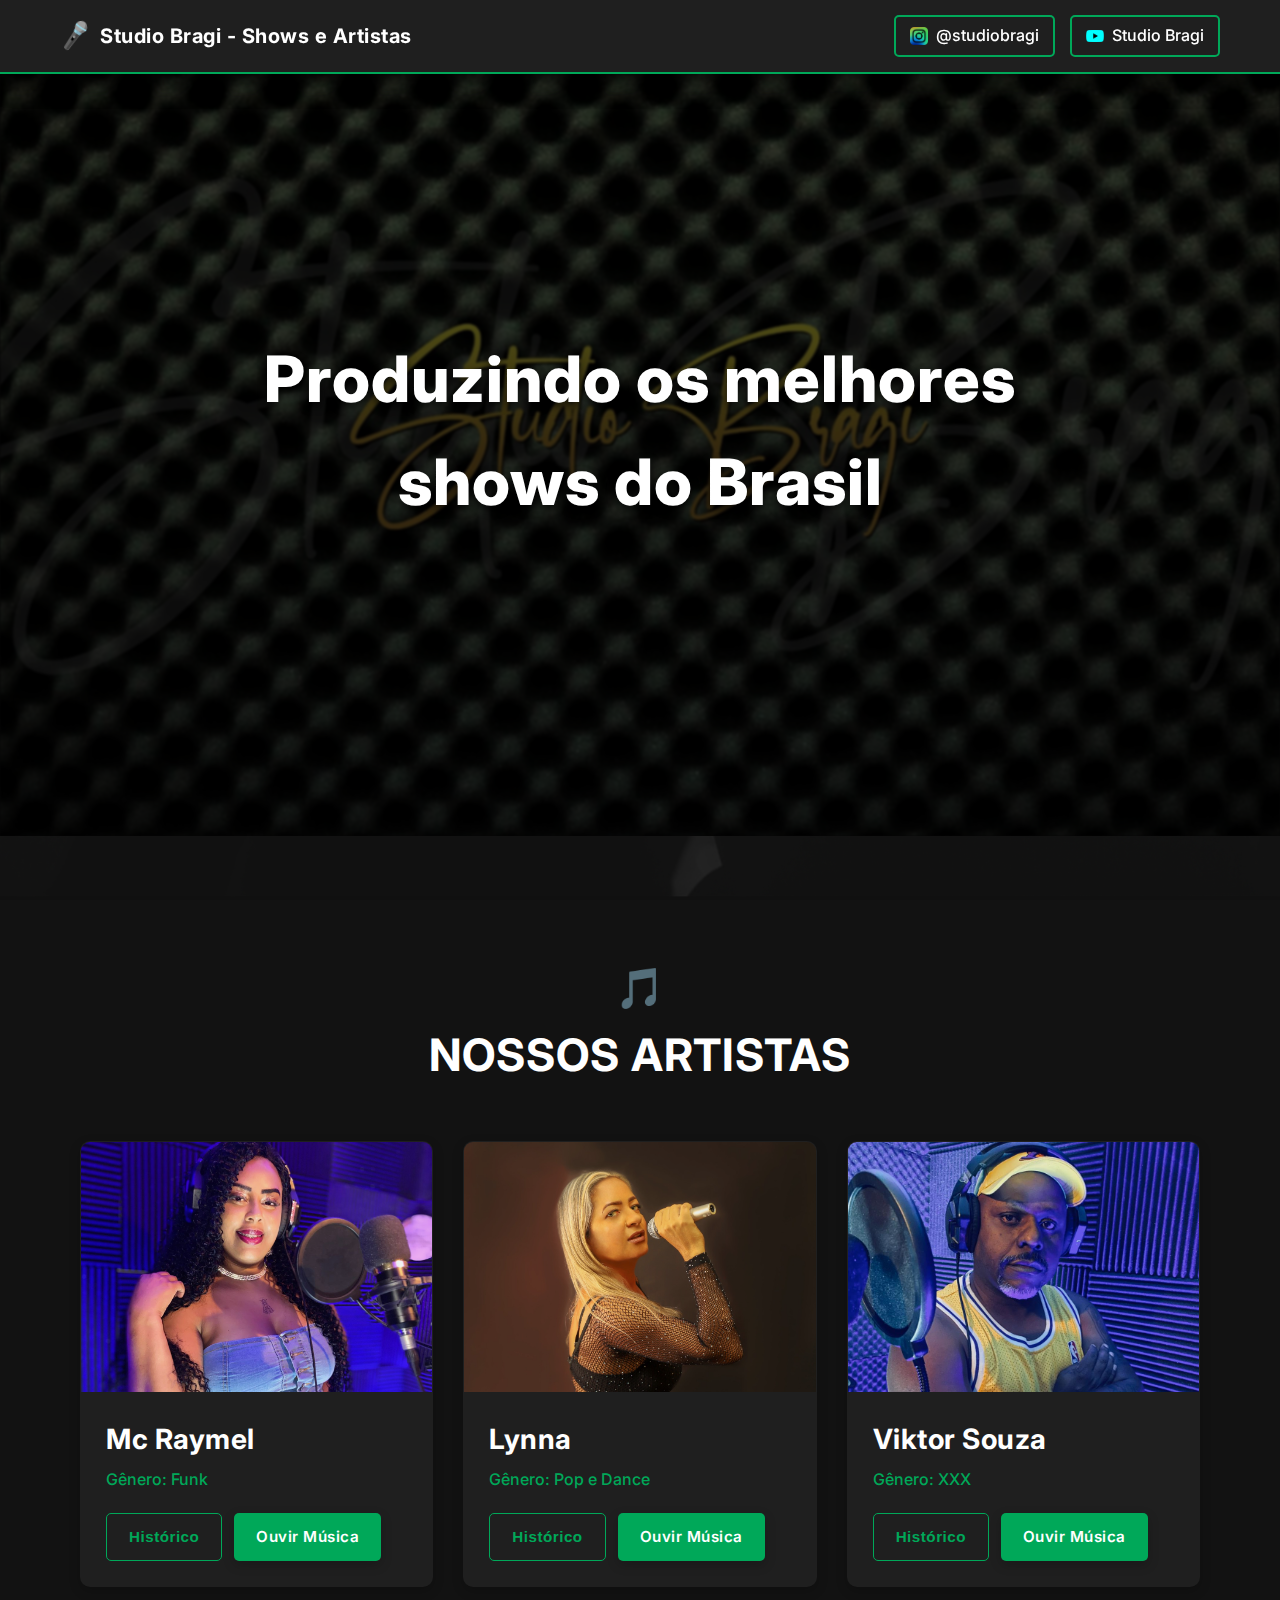
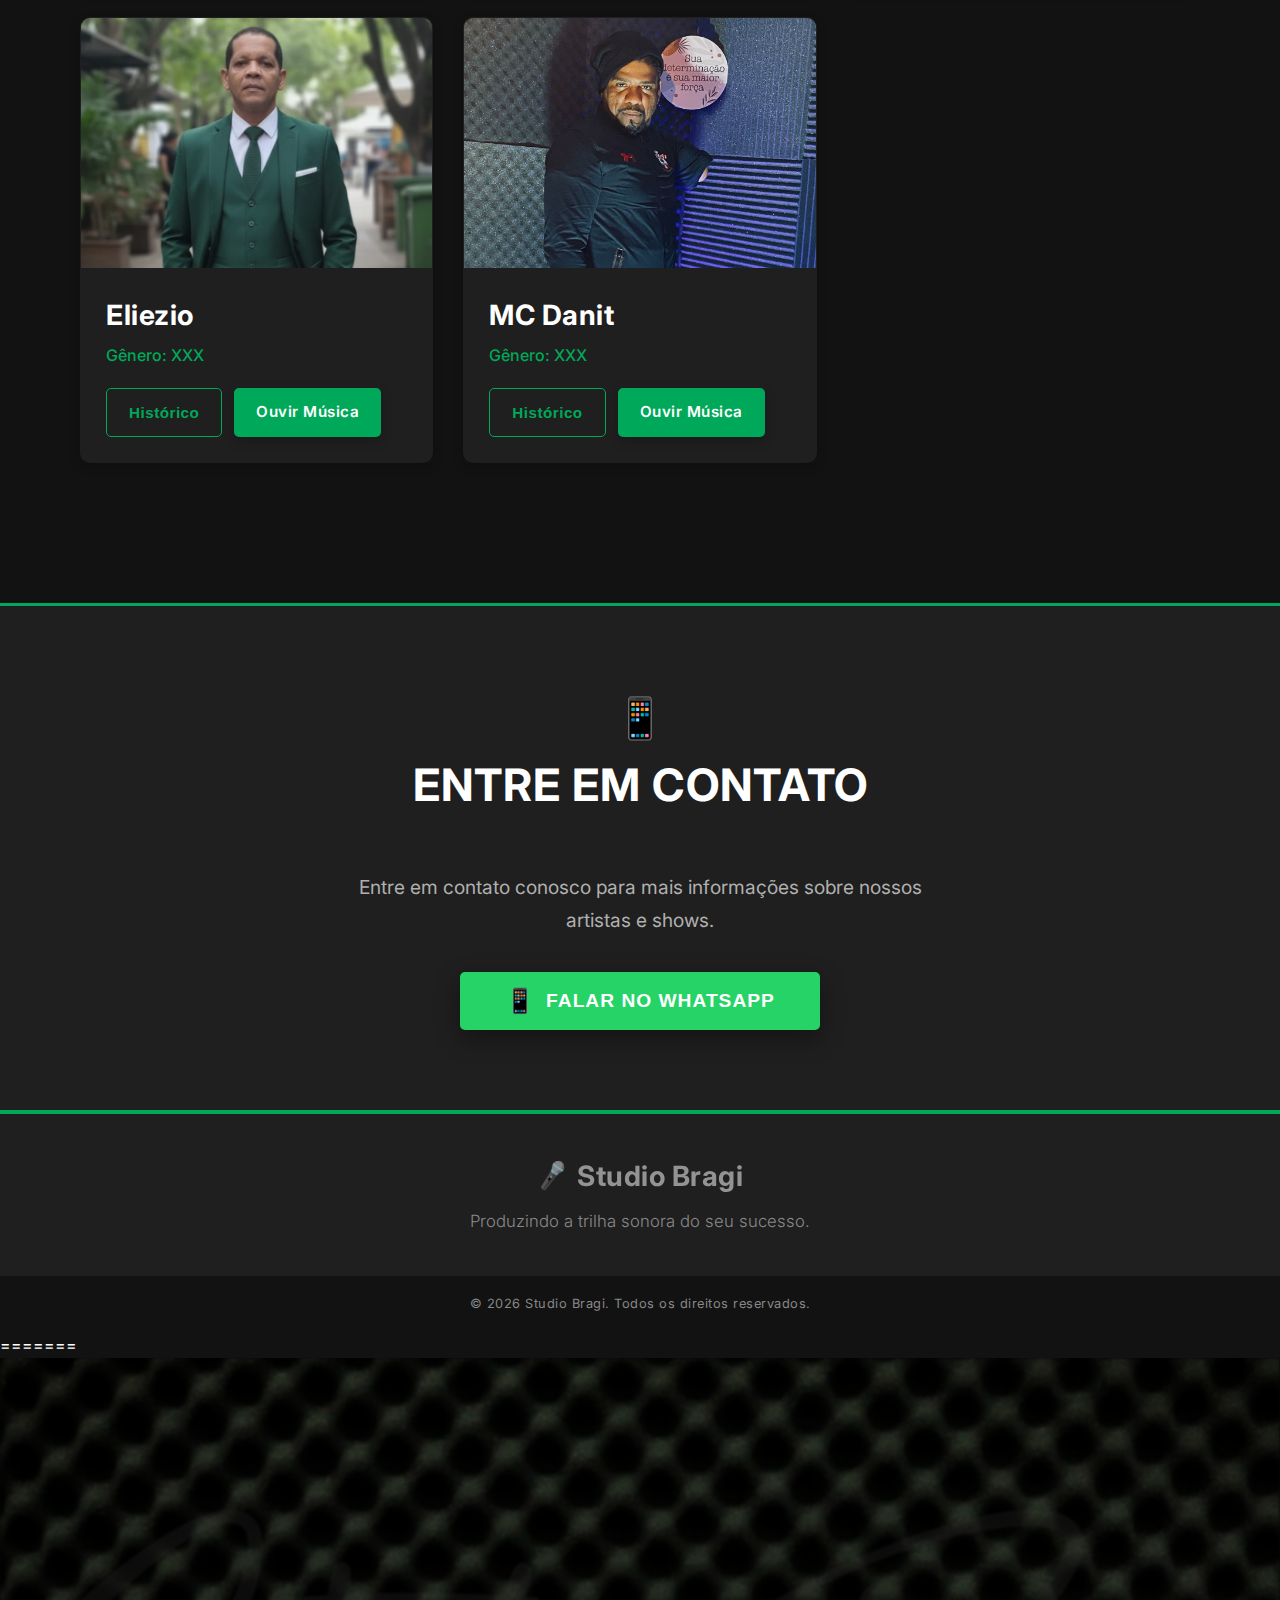
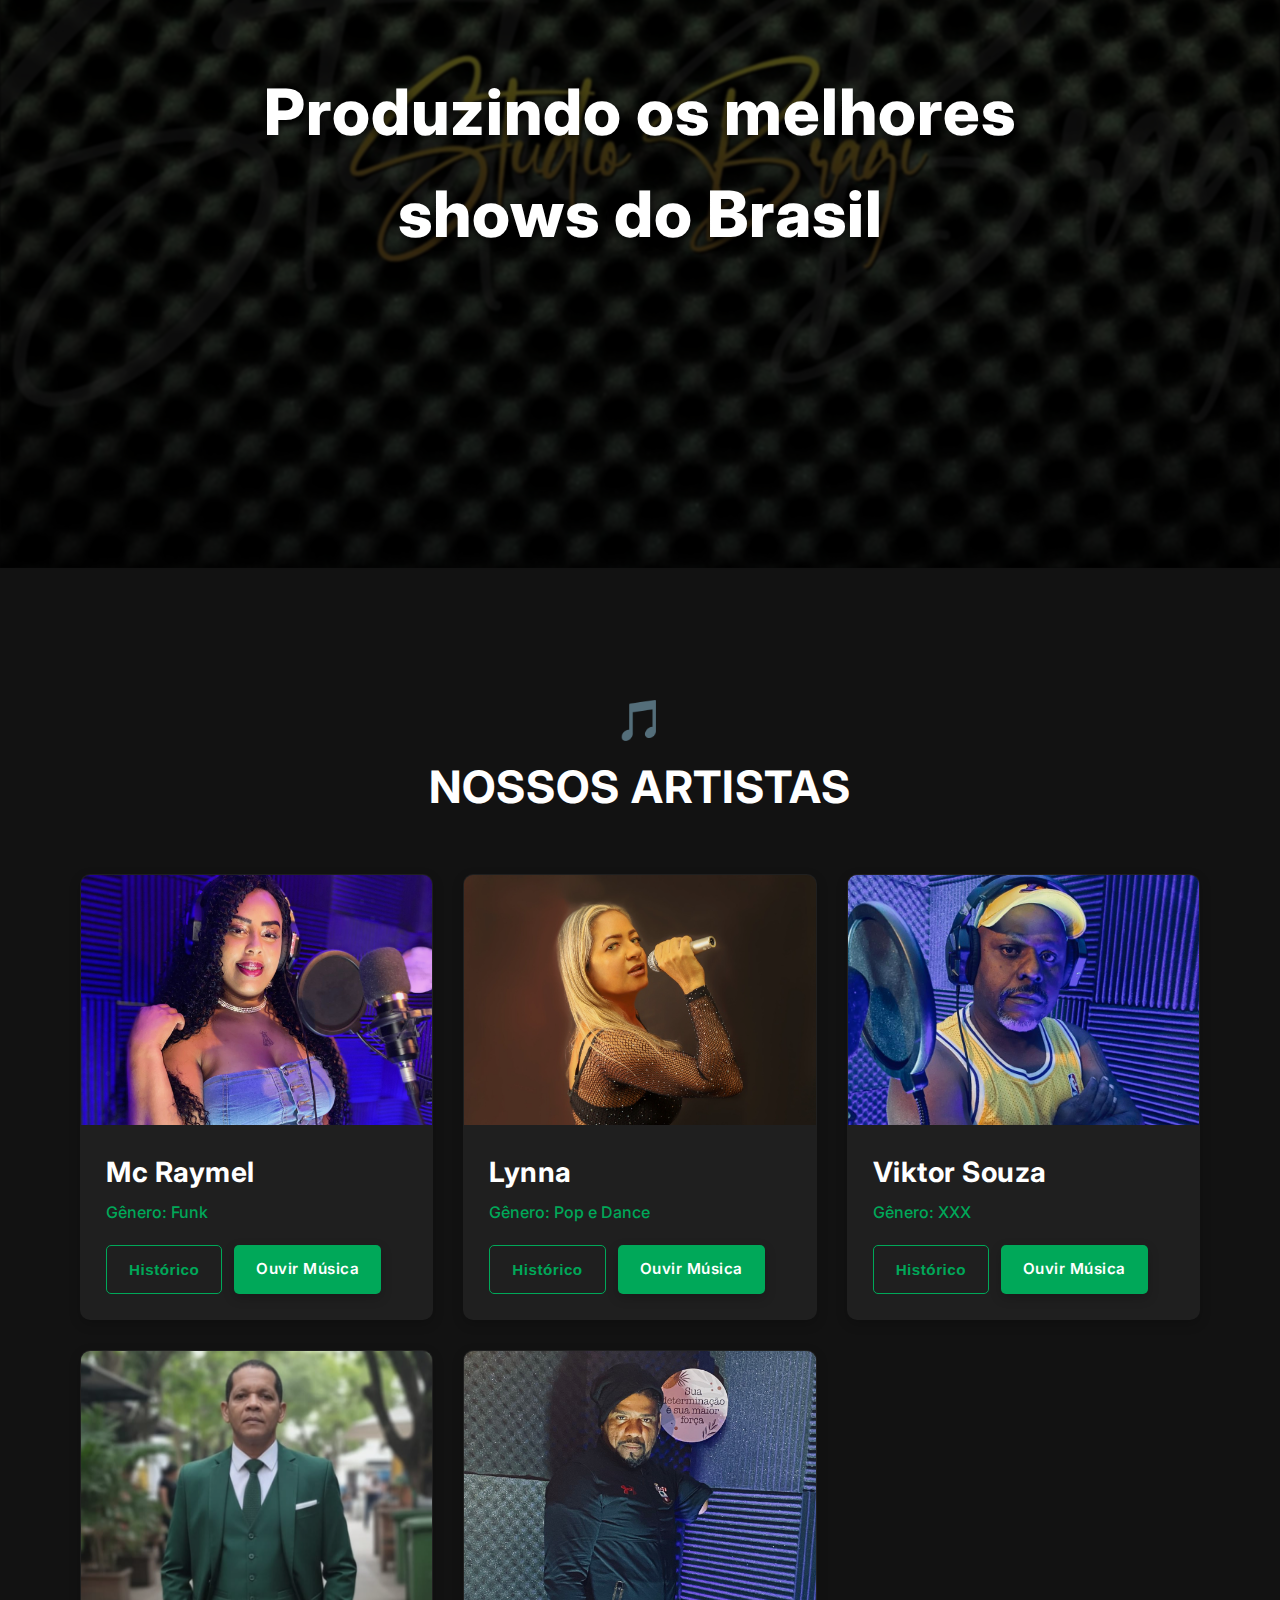
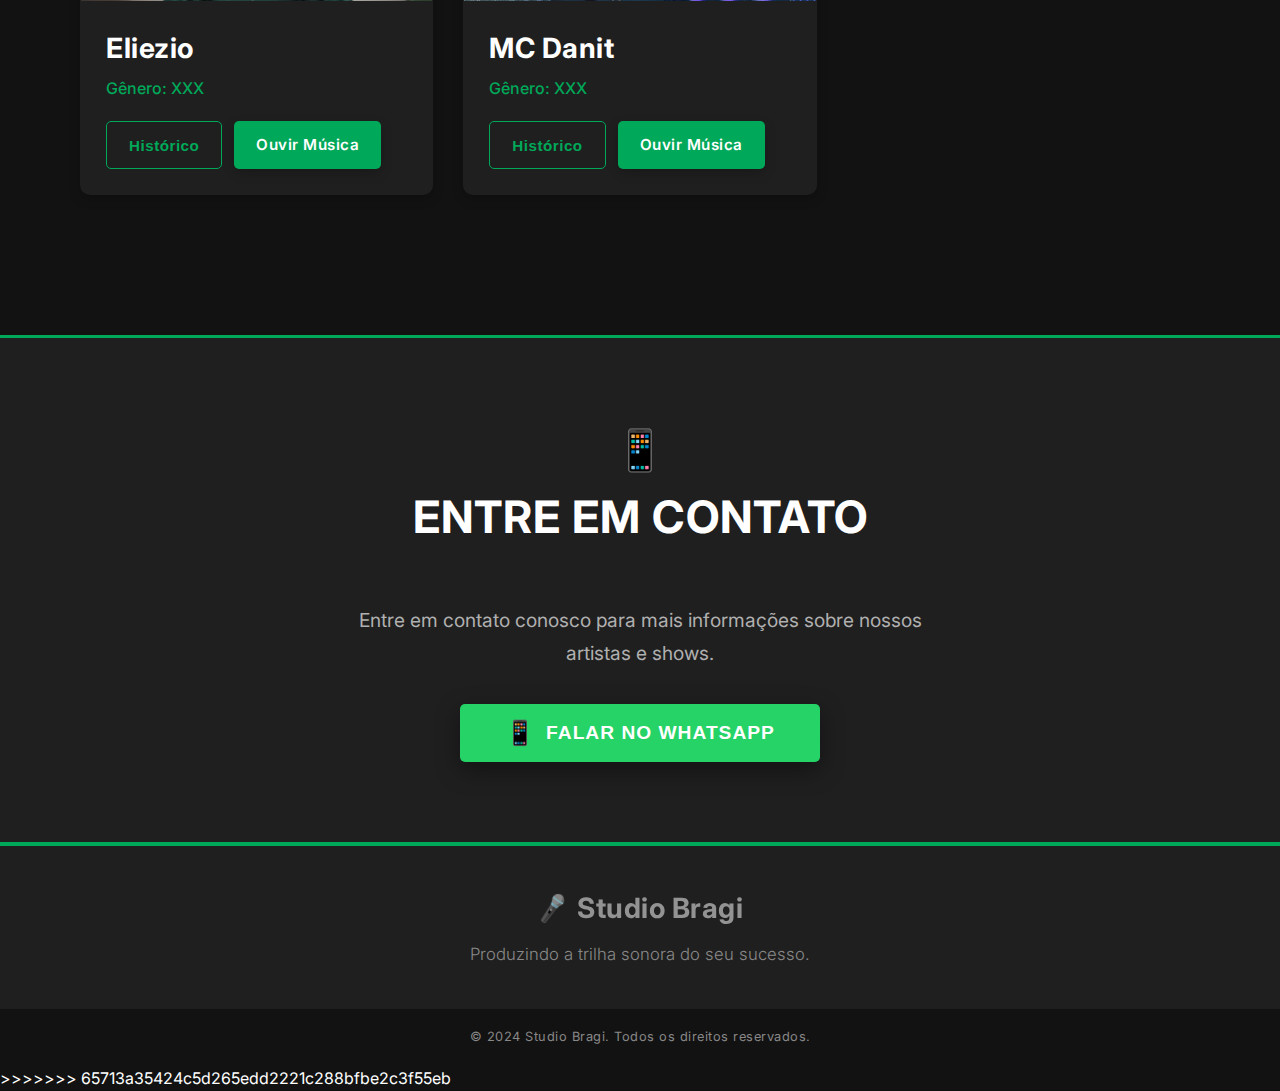
<file: index.html>
<<<<<<< HEAD
<!DOCTYPE html>
<html lang="pt-BR">
<head>
    <meta charset="UTF-8">
    <meta name="viewport" content="width=device-width, initial-scale=1.0">
    <title>Studio Bragi - Shows e Artistas</title>
    <link rel="stylesheet" href="styles.css">
    <link href="https://fonts.googleapis.com/css2?family=Inter:wght@300;400;500;600;700&display=swap" rel="stylesheet">
</head>
<body>
    <!-- Header -->
    <header class="header">
    <div class="container header-content">
        <div class="logo">
            <span class="microphone-icon">🎤</span>
            <span class="logo-text">Studio Bragi - Shows e Artistas</span>
        </div>

        <ul class="social-links">
            <li>
                <a href="https://www.instagram.com/studiobragi/" target="_blank" class="social-btn">
                    <img src="./Instagram_icon.png" alt="Instagram" class="social-icon">
                    <span>@studiobragi</span>
                </a>
            </li>
            <li>
                <a href="https://youtube.com/@studiobragi" target="_blank" class="social-btn">
                    <img src="./YoutubeLogo.png" alt="YouTube" class="social-icon">
                    <span>Studio Bragi</span>
                </a>
            </li>
        </ul>
    </div>
</header>


    <!-- Hero Section -->
    <section class="hero">
        <div class="hero-background">
        </div>
        <div class="hero-overlay">
            <div class="container">
                <h1 class="hero-title">Produzindo os melhores shows do Brasil</h1>
            </div>
        </div>
    </section>

    <!-- Artists Section -->
    <section class="artists-section">
        <div class="container">
            <div class="section-header">
                <span class="music-note-icon">🎵</span>
                <h2>Nossos Artistas</h2>
            </div>
            
<div class="artists-grid">

    <!-- Artista 1 -->
    <div class="artist-card">
        <div class="artist-image raymel-img">
            <img src="/artistas/Artista1/McRaymel/img3.jpg" alt="Mc Raymel">
        </div>
        <div class="artist-info">
            <h3 class="artist-name">Mc Raymel</h3>
            <p class="artist-genre">Gênero: Funk</p>
            <div class="artist-buttons">
                <button class="btn-secondary" onclick="window.location.href='artistas/Artista1/artista1.html'">Histórico</button>
                <a href="https://open.spotify.com/artist/SEU_LINK_AQUI" target="_blank" class="btn-primary">Ouvir Música</a>
            </div>
        </div>
    </div>

    <!-- Artista 2 -->
    <div class="artist-card">
        <div class="artist-image lynna-img">
            <img src="/artistas/Lynna/Lynna_Imgs/img6.jpg" alt="Lynna">
        </div>
        <div class="artist-info">
            <h3 class="artist-name">Lynna</h3>
            <p class="artist-genre">Gênero: Pop e Dance</p>
            <div class="artist-buttons">
                <button class="btn-secondary" onclick="window.location.href='artistas/Lynna/Lynna.html'">Histórico</button>
                <a href="https://open.spotify.com/artist/SEU_LINK_AQUI" target="_blank" class="btn-primary">Ouvir Música</a>
            </div>
        </div>
    </div>

    <!-- Artista 3 -->
    <div class="artist-card">
        <div class="artist-image viktor-img">
            <img src="/artistas/Viktor_Souza/Viktor_Imgs/img5.jpg" alt="Viktor Souza">
        </div>
        <div class="artist-info">
            <h3 class="artist-name">Viktor Souza</h3>
            <p class="artist-genre">Gênero: XXX</p>
            <div class="artist-buttons">
                <button class="btn-secondary" onclick="window.location.href='artistas/Viktor_Souza/Viktor.html'">Histórico</button>
                <a href="https://open.spotify.com/artist/SEU_LINK_AQUI" target="_blank" class="btn-primary">Ouvir Música</a>
            </div>
        </div>
    </div>

    <!-- Artista 4 -->
    <div class="artist-card">
        <div class="artist-image eliezio-img">
            <img src="/artistas/Eliezio/Eliezio_imgs/img01.jpg" alt="Eliezio">
        </div>
        <div class="artist-info">
            <h3 class="artist-name">Eliezio</h3>
            <p class="artist-genre">Gênero: XXX</p>
            <div class="artist-buttons">
                <button class="btn-secondary" onclick="window.location.href='artistas/Eliezio/Eliezio.html'">Histórico</button>
                <a href="https://open.spotify.com/artist/SEU_LINK_AQUI" target="_blank" class="btn-primary">Ouvir Música</a>
            </div>
        </div>
    </div>

        <!-- Artista 5 -->
    <div class="artist-card">
        <div class="artist-image danit-img">
            <img src="/artistas/Danit/Danit_imgs/IMG-20251009-WA0118.jpg" alt="Eliezio">
        </div>
        <div class="artist-info">
            <h3 class="artist-name">MC Danit</h3>
            <p class="artist-genre">Gênero: XXX</p>
            <div class="artist-buttons">
                <button class="btn-secondary" onclick="window.location.href='artistas/Danit/Danit.html'">Histórico</button>
                <a href="https://open.spotify.com/artist/SEU_LINK_AQUI" target="_blank" class="btn-primary">Ouvir Música</a>
            </div>
        </div>
    </div>

</div>


</section>

    <!-- Contact Section -->
    <section class="contact-section">
        <div class="container">
            <div class="section-header">
                <span class="contact-icon">📱</span>
                <h2>Entre em Contato</h2>
            </div>
            
            <div class="contact-content">
                <p class="contact-description">
                    Entre em contato conosco para mais informações sobre nossos artistas e shows.
                </p>
                
                <button class="whatsapp-btn" id="whatsappBtn">
                    <span class="whatsapp-icon">📱</span>
                    Falar no WhatsApp
                </button>
            </div>
        </div>
    </section>

    <footer class="footer-simple">
    <div class="container footer-content-wrapper">
        
        <div class="footer-col-main">
            <div class="logo footer-logo">
                <span class="microphone-icon">🎤</span>
                <span class="logo-text">Studio Bragi</span>
            </div>
            <p class="footer-slogan">Produzindo a trilha sonora do seu sucesso.</p>
        </div>

    </div>
    
    <div class="footer-bottom">
        <p class="footer-copyright">&copy; <span id="current-year">2024</span> Studio Bragi. Todos os direitos reservados.</p>
    </div>
</footer>

<script>
    // Script simples para atualizar o ano automaticamente
    document.getElementById('current-year').textContent = new Date().getFullYear();
</script>
<script src="script.js"></script>
</body>
</html>

<script>
    // Script simples para atualizar o ano automaticamente
    document.getElementById('current-year').textContent = new Date().getFullYear();
</script>
<script src="script.js"></script>
</body>
</html>

    <script src="script.js"></script>
</body>
=======
<!DOCTYPE html>
<html lang="pt-BR">
<head>
    <meta charset="UTF-8">
    <meta name="viewport" content="width=device-width, initial-scale=1.0">
    <title>Studio Bragi - Shows e Artistas</title>
    <link rel="stylesheet" href="styles.css">
    <link href="https://fonts.googleapis.com/css2?family=Inter:wght@300;400;500;600;700&display=swap" rel="stylesheet">
</head>
<body>
    <!-- Header -->
    <header class="header">
    <div class="container header-content">
        <div class="logo">
            <span class="microphone-icon">🎤</span>
            <span class="logo-text">Studio Bragi - Shows e Artistas</span>
        </div>

        <ul class="social-links">
            <li>
                <a href="https://www.instagram.com/studiobragi/" target="_blank" class="social-btn">
                    <img src="./Instagram_icon.png" alt="Instagram" class="social-icon">
                    <span>@studiobragi</span>
                </a>
            </li>
            <li>
                <a href="https://youtube.com/@studiobragi" target="_blank" class="social-btn">
                    <img src="./YoutubeLogo.png" alt="YouTube" class="social-icon">
                    <span>Studio Bragi</span>
                </a>
            </li>
        </ul>
    </div>
</header>


    <!-- Hero Section -->
    <section class="hero">
        <div class="hero-background">
        </div>
        <div class="hero-overlay">
            <div class="container">
                <h1 class="hero-title">Produzindo os melhores shows do Brasil</h1>
            </div>
        </div>
    </section>

    <!-- Artists Section -->
    <section class="artists-section">
        <div class="container">
            <div class="section-header">
                <span class="music-note-icon">🎵</span>
                <h2>Nossos Artistas</h2>
            </div>
            
<div class="artists-grid">

    <!-- Artista 1 -->
    <div class="artist-card">
        <div class="artist-image raymel-img">
            <img src="/artistas/Artista1/McRaymel/img3.jpg" alt="Mc Raymel">
        </div>
        <div class="artist-info">
            <h3 class="artist-name">Mc Raymel</h3>
            <p class="artist-genre">Gênero: Funk</p>
            <div class="artist-buttons">
                <button class="btn-secondary" onclick="window.location.href='artistas/Artista1/artista1.html'">Histórico</button>
                <a href="https://open.spotify.com/artist/SEU_LINK_AQUI" target="_blank" class="btn-primary">Ouvir Música</a>
            </div>
        </div>
    </div>

    <!-- Artista 2 -->
    <div class="artist-card">
        <div class="artist-image lynna-img">
            <img src="/artistas/Lynna/Lynna_Imgs/img6.jpg" alt="Lynna">
        </div>
        <div class="artist-info">
            <h3 class="artist-name">Lynna</h3>
            <p class="artist-genre">Gênero: Pop e Dance</p>
            <div class="artist-buttons">
                <button class="btn-secondary" onclick="window.location.href='artistas/Lynna/Lynna.html'">Histórico</button>
                <a href="https://open.spotify.com/artist/SEU_LINK_AQUI" target="_blank" class="btn-primary">Ouvir Música</a>
            </div>
        </div>
    </div>

    <!-- Artista 3 -->
    <div class="artist-card">
        <div class="artist-image viktor-img">
            <img src="/artistas/Viktor_Souza/Viktor_Imgs/img5.jpg" alt="Viktor Souza">
        </div>
        <div class="artist-info">
            <h3 class="artist-name">Viktor Souza</h3>
            <p class="artist-genre">Gênero: XXX</p>
            <div class="artist-buttons">
                <button class="btn-secondary" onclick="window.location.href='artistas/Viktor_Souza/Viktor.html'">Histórico</button>
                <a href="https://open.spotify.com/artist/SEU_LINK_AQUI" target="_blank" class="btn-primary">Ouvir Música</a>
            </div>
        </div>
    </div>

    <!-- Artista 4 -->
    <div class="artist-card">
        <div class="artist-image eliezio-img">
            <img src="/artistas/Eliezio/Eliezio_imgs/img01.jpg" alt="Eliezio">
        </div>
        <div class="artist-info">
            <h3 class="artist-name">Eliezio</h3>
            <p class="artist-genre">Gênero: XXX</p>
            <div class="artist-buttons">
                <button class="btn-secondary" onclick="window.location.href='artistas/Eliezio/Eliezio.html'">Histórico</button>
                <a href="https://open.spotify.com/artist/SEU_LINK_AQUI" target="_blank" class="btn-primary">Ouvir Música</a>
            </div>
        </div>
    </div>

        <!-- Artista 5 -->
    <div class="artist-card">
        <div class="artist-image danit-img">
            <img src="/artistas/Danit/Danit_imgs/IMG-20251009-WA0118.jpg" alt="Eliezio">
        </div>
        <div class="artist-info">
            <h3 class="artist-name">MC Danit</h3>
            <p class="artist-genre">Gênero: XXX</p>
            <div class="artist-buttons">
                <button class="btn-secondary" onclick="window.location.href='artistas/Danit/Danit.html'">Histórico</button>
                <a href="https://open.spotify.com/artist/SEU_LINK_AQUI" target="_blank" class="btn-primary">Ouvir Música</a>
            </div>
        </div>
    </div>

</div>


</section>

    <!-- Contact Section -->
    <section class="contact-section">
        <div class="container">
            <div class="section-header">
                <span class="contact-icon">📱</span>
                <h2>Entre em Contato</h2>
            </div>
            
            <div class="contact-content">
                <p class="contact-description">
                    Entre em contato conosco para mais informações sobre nossos artistas e shows.
                </p>
                
                <button class="whatsapp-btn" id="whatsappBtn">
                    <span class="whatsapp-icon">📱</span>
                    Falar no WhatsApp
                </button>
            </div>
        </div>
    </section>

    <footer class="footer-simple">
    <div class="container footer-content-wrapper">
        
        <div class="footer-col-main">
            <div class="logo footer-logo">
                <span class="microphone-icon">🎤</span>
                <span class="logo-text">Studio Bragi</span>
            </div>
            <p class="footer-slogan">Produzindo a trilha sonora do seu sucesso.</p>
        </div>

    </div>
    
    <div class="footer-bottom">
        <p class="footer-copyright">&copy; <span id="current-year">2024</span> Studio Bragi. Todos os direitos reservados.</p>
    </div>
</footer>

<script>
    // Script simples para atualizar o ano automaticamente
    document.getElementById('current-year').textContent = new Date().getFullYear();
</script>
<script src="script.js"></script>
</body>
</html>

<script>
    // Script simples para atualizar o ano automaticamente
    document.getElementById('current-year').textContent = new Date().getFullYear();
</script>
<script src="script.js"></script>
</body>
</html>

    <script src="script.js"></script>
</body>
>>>>>>> 65713a35424c5d265edd2221c288bfbe2c3f55eb
</html>
</file>
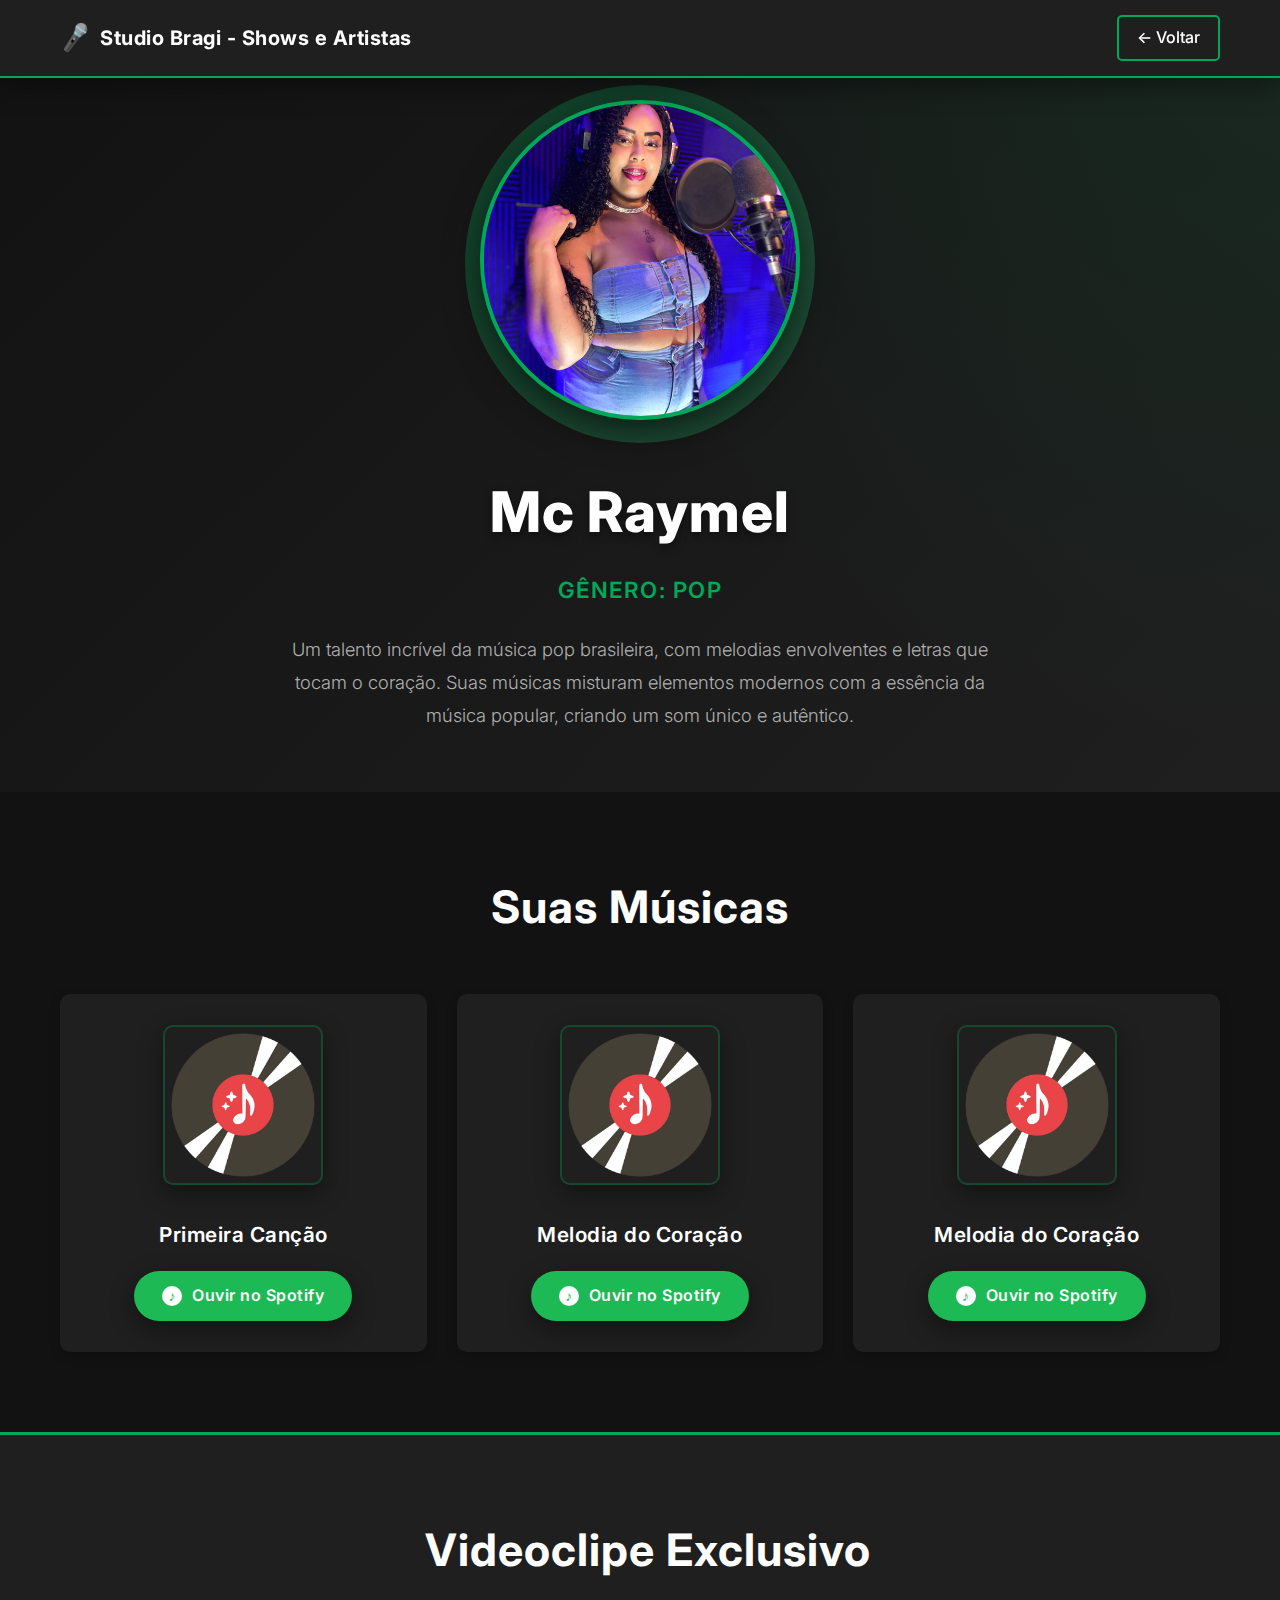
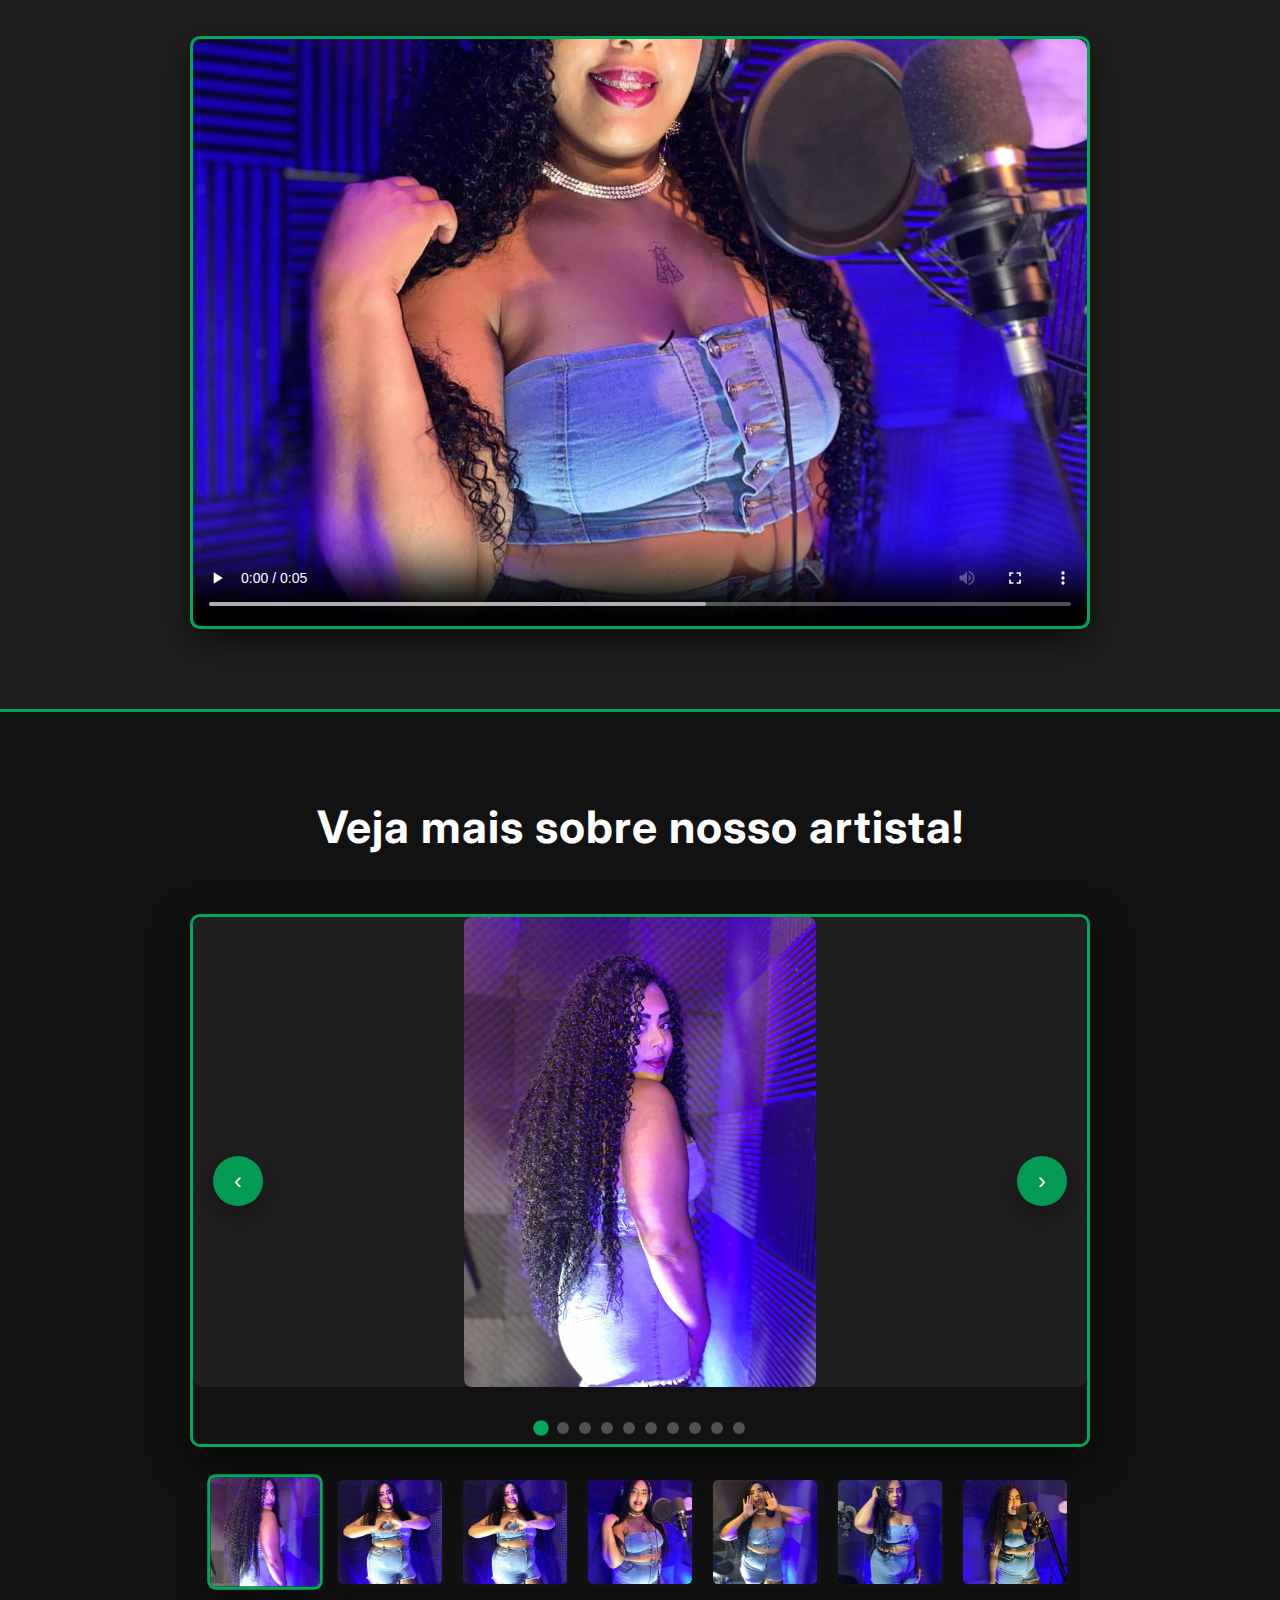
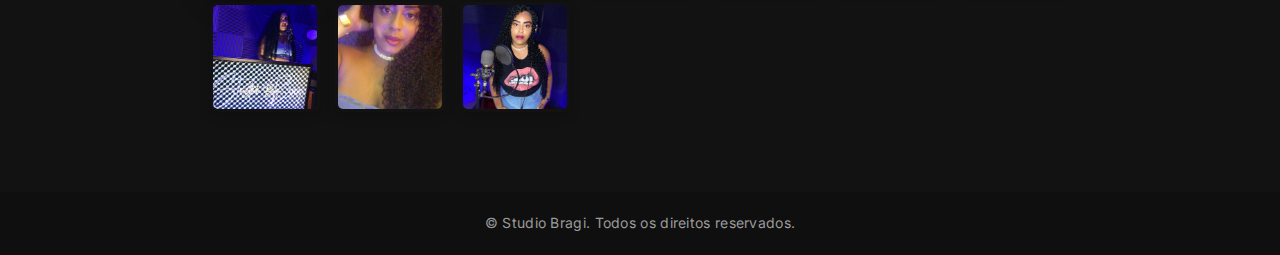
<file: artistas/Artista1/artista1.html>
<!DOCTYPE html>
<html lang="pt-BR">
  <head>
    <meta charset="UTF-8" />
    <meta name="viewport" content="width=device-width, initial-scale=1.0" />
    <title>Mc Raymel | Studio Bragi</title>
    <link
      href="https://fonts.googleapis.com/css2?family=Inter:wght@300;400;500;600;700&display=swap"
      rel="stylesheet"
    />
    <link rel="stylesheet" href="artista1.css" />
  </head>
  <body>
    <header class="header">
      <div class="container">
        <div class="header-content">
          <div class="logo">
            <span class="microphone-icon">🎤</span>
            <span class="logo-text">Studio Bragi - Shows e Artistas</span>
          </div>
          <a href="../../index.html" class="back-btn">← Voltar</a>
        </div>
      </div>
    </header>

    <section class="artist-hero">
      <div class="container">
        <div class="artist-image-container">
          <img
            src="./McRaymel/img3.jpg"
            alt="Artista 1"
            class="artist-main-image"
          />
        </div>
        <div class="artist-info">
          <h1 class="artist-name">Mc Raymel</h1>
          <p class="artist-genre">Gênero: Pop</p>
          <p class="artist-bio">
            Um talento incrível da música pop brasileira, com melodias
            envolventes e letras que tocam o coração. Suas músicas misturam
            elementos modernos com a essência da música popular, criando um som
            único e autêntico.
          </p>
        </div>
      </div>
    </section>

    <section class="songs-section">
      <div class="container">
        <h2 class="section-title">
          Suas Músicas
        </h2>

        <div class="songs-grid">
          <div class="song-card">
            <img
              src="McRaymel/logo temporária.webp"
              alt="Capa da Música 1"
              class="song-image"
            />
            <h3 class="song-name">Primeira Canção</h3>
            <a
              href="https://open.spotify.com/track/SEU_LINK_AQUI"
              target="_blank"
              class="spotify-btn"
            >
              <span class="spotify-icon">♪</span>
              Ouvir no Spotify
            </a>
          </div>

          <div class="song-card">
            <img
              src="McRaymel/logo temporária.webp"
              alt="Capa da Música 2"
              class="song-image"
            />
            <h3 class="song-name">Melodia do Coração</h3>
            <a
              href="https://open.spotify.com/track/SEU_LINK_AQUI"
              target="_blank"
              class="spotify-btn"
            >
              <span class="spotify-icon">♪</span>
              Ouvir no Spotify
            </a>
          </div>

          <div class="song-card">
            <img
              src="McRaymel/logo temporária.webp"
              alt="Capa da Música 2"
              class="song-image"
            />
            <h3 class="song-name">Melodia do Coração</h3>
            <a
              href="https://open.spotify.com/track/SEU_LINK_AQUI"
              target="_blank"
              class="spotify-btn"
            >
              <span class="spotify-icon">♪</span>
              Ouvir no Spotify
            </a>
          </div>
        </div>
      </div>
    </section>

    <section class="video-section">
      <div class="container">
        <h2 class="section-title">
          <span class="video-icon"></span>
          Videoclipe Exclusivo
        </h2>
        <div class="video-player-wrapper">
          <video
            controls
            poster="./McRaymel/img3.jpg"
            class="artist-video-player"
          >
            <source src="/fundo_musical.mp4" type="video/mp4" />
            <source src="caminho/para/seu/video.webm" type="video/webm" />
            Seu navegador não suporta a tag de vídeo.
          </video>
        </div>
      </div>
    </section>
    <section class="gallery-section">
      <div class="container">
        <h2 class="section-title">
          Veja mais sobre nosso artista!
        </h2>

        <div class="carousel-container">
          <div class="carousel-wrapper">
            <div class="carousel-track" id="carouselTrack">
              <div class="carousel-slide">
                <img
                  src="./McRaymel/img11.jpg"
                  alt="Foto do Artista 1"
                  class="gallery-image"
                />
              </div>
              <div class="carousel-slide">
                <img
                  src="./McRaymel/img1.jpg"
                  alt="Foto do Artista 2"
                  class="gallery-image"
                />
              </div>
              <div class="carousel-slide">
                <img
                  src="./McRaymel/img2.jpg"
                  alt="Foto do Artista 3"
                  class="gallery-image"
                />
              </div>
              <div class="carousel-slide">
                <img
                  src="./McRaymel/img3.jpg"
                  alt="Foto do Artista 4"
                  class="gallery-image"
                />
              </div>
              <div class="carousel-slide">
                <img
                  src="./McRaymel/img4.jpg"
                  alt="Foto do Artista 5"
                  class="gallery-image"
                />
              </div>
              <div class="carousel-slide">
                <img
                  src="./McRaymel/img5.jpg"
                  alt="Foto do Artista 6"
                  class="gallery-image"
                />
              </div>
              <div class="carousel-slide">
                <img
                  src="./McRaymel/img6.jpg"
                  alt="Foto do Artista 7"
                  class="gallery-image"
                />
              </div>
              <div class="carousel-slide">
                <img
                  src="./McRaymel/img7.jpg"
                  alt="Foto do Artista 8"
                  class="gallery-image"
                />
              </div>
              <div class="carousel-slide">
                <img
                  src="./McRaymel/img8.jpg"
                  alt="Foto do Artista 9"
                  class="gallery-image"
                />
              </div>
              <div class="carousel-slide">
                <img
                  src="./McRaymel/img9.jpg"
                  alt="Foto do Artista 10"
                  class="gallery-image"
                />
              </div>
            </div>
          </div>

          <button class="carousel-btn carousel-btn-prev" id="prevBtn">
            <span>‹</span>
          </button>
          <button class="carousel-btn carousel-btn-next" id="nextBtn">
            <span>›</span>
          </button>

          <div class="carousel-dots" id="carouselDots"></div>
        </div>

        <div class="thumbnail-grid" id="thumbnailGrid">
          <div class="thumbnail-item active" data-slide="0">
            <img src="./McRaymel/img11.jpg" alt="Miniatura 1" />
          </div>
          <div class="thumbnail-item" data-slide="1">
            <img src="./McRaymel/img1.jpg" alt="Miniatura 2" />
          </div>
          <div class="thumbnail-item" data-slide="2">
            <img src="./McRaymel/img2.jpg" alt="Miniatura 3" />
          </div>
          <div class="thumbnail-item" data-slide="3">
            <img src="./McRaymel/img3.jpg" alt="Miniatura 4" />
          </div>
          <div class="thumbnail-item" data-slide="4">
            <img src="./McRaymel/img4.jpg" alt="Miniatura 5" />
          </div>
          <div class="thumbnail-item" data-slide="5">
            <img src="./McRaymel/img5.jpg" alt="Miniatura 6" />
          </div>
          <div class="thumbnail-item" data-slide="6">
            <img src="./McRaymel/img6.jpg" alt="Miniatura 7" />
          </div>
          <div class="thumbnail-item" data-slide="7">
            <img src="./McRaymel/img7.jpg" alt="Miniatura 8" />
          </div>
          <div class="thumbnail-item" data-slide="8">
            <img src="./McRaymel/img8.jpg" alt="Miniatura 9" />
          </div>
          <div class="thumbnail-item" data-slide="9">
            <img src="./McRaymel/img9.jpg" alt="Miniatura 10" />
          </div>
        </div>
      </div>
    </section>

    <div class="modal" id="imageModal">
      <div class="modal-content">
        <span class="modal-close" id="modalClose">×</span>
        <img class="modal-image" id="modalImage" alt="Imagem em tela cheia" />
        <div class="modal-navigation">
          <button class="modal-nav-btn modal-prev" id="modalPrev">‹</button>
          <button class="modal-nav-btn modal-next" id="modalNext">›</button>
        </div>
      </div>
    </div>

    <div class="footer-bottom">
            <p class="footer-copyright">
                &copy; <span id="current-year"></span> Studio Bragi. Todos os direitos reservados.
            </p>
        </div>
    </footer>

    <script src="artista1.js"></script>
  </body>
</html>
</file>
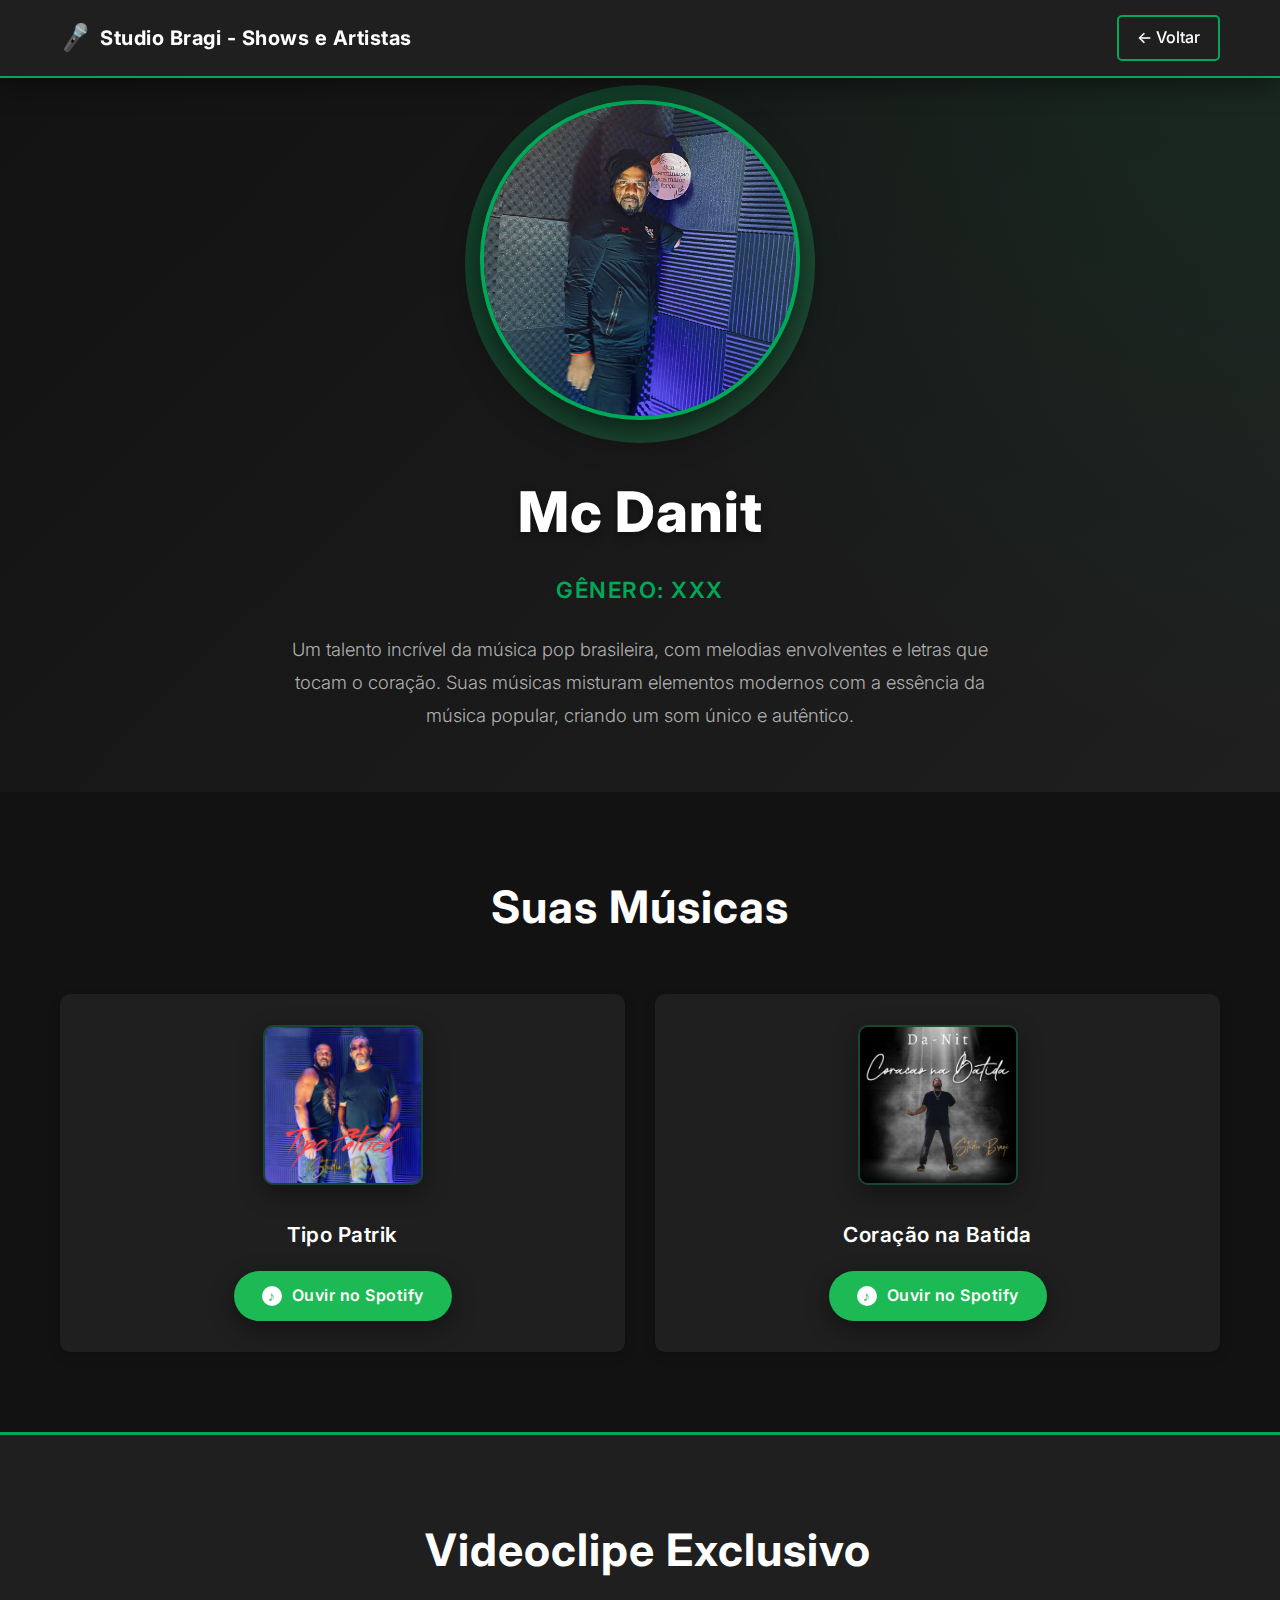
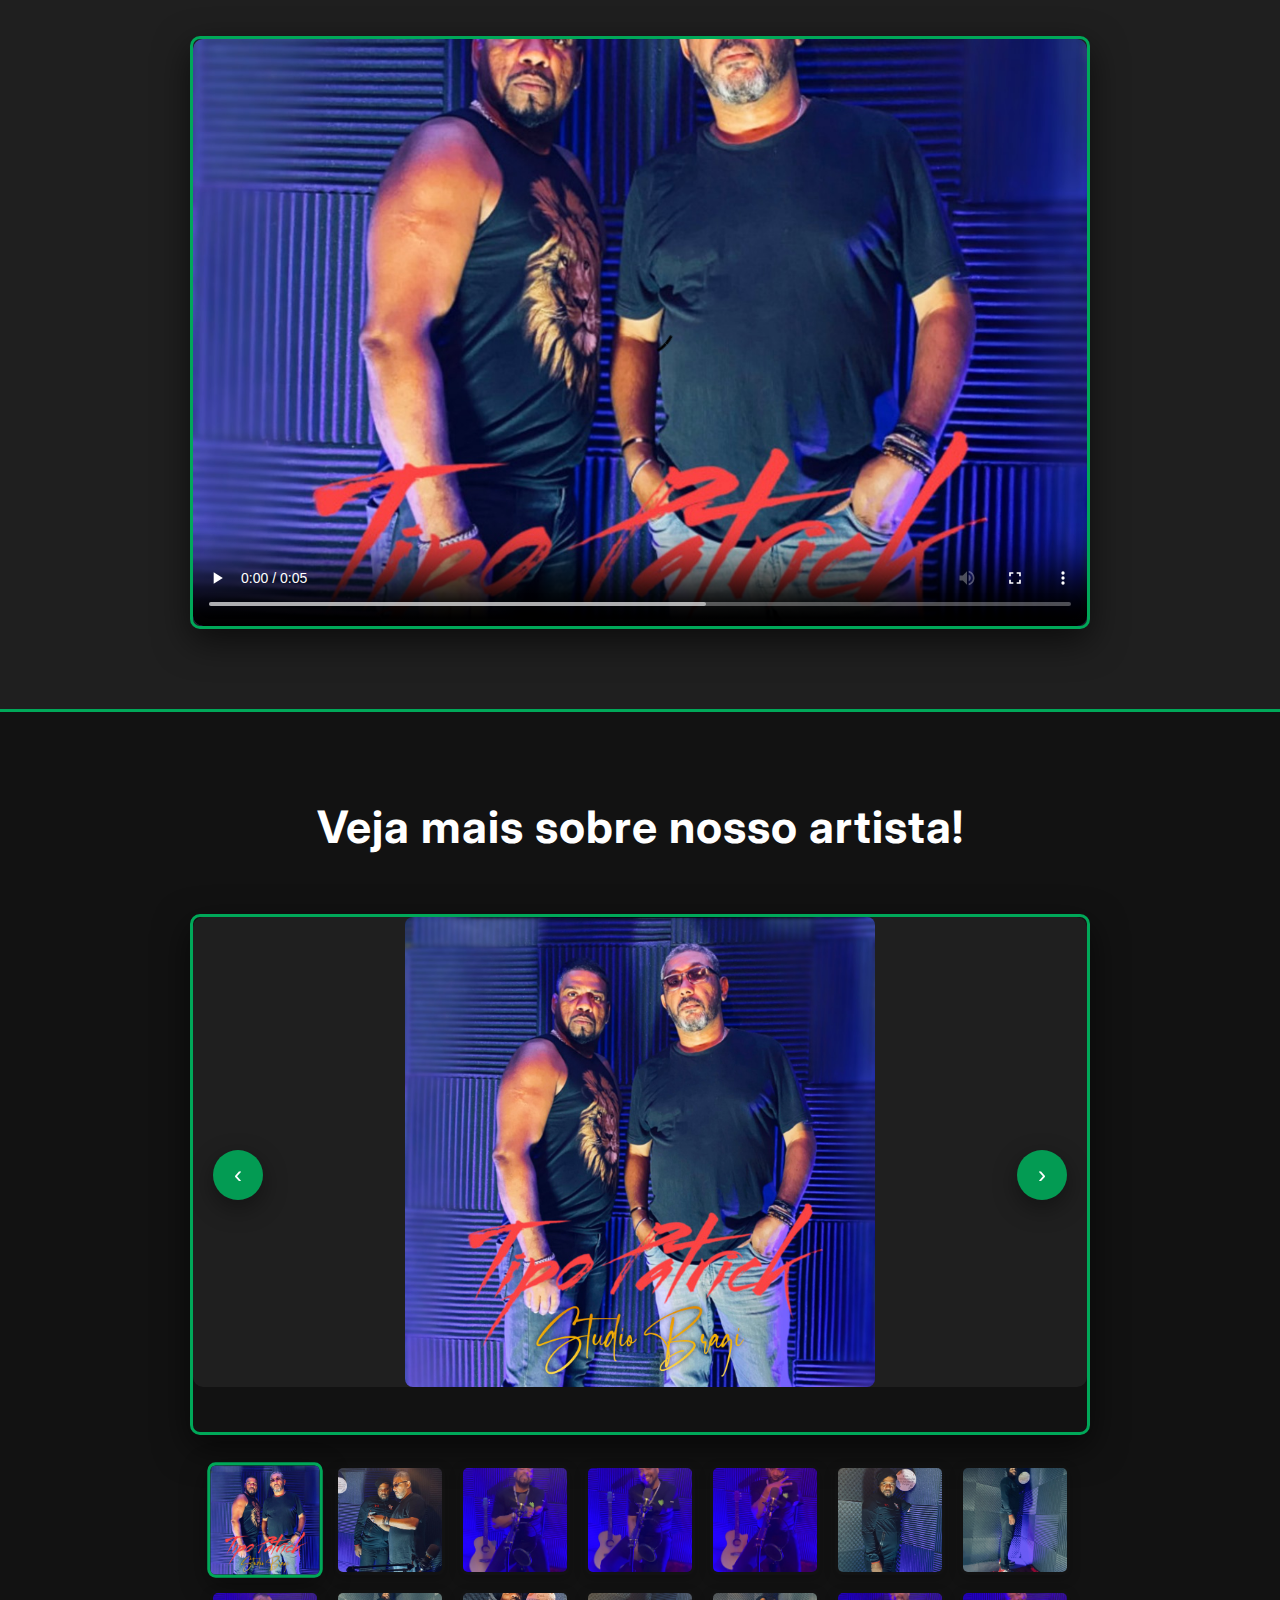
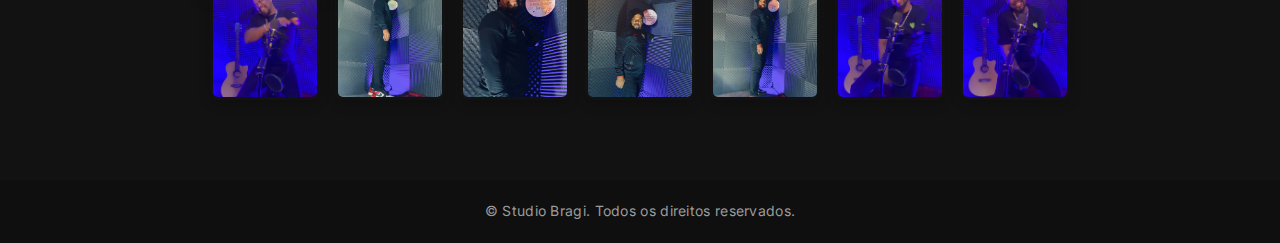
<file: artistas/Danit/Danit.html>
<!DOCTYPE html>
<html lang="pt-BR">
<head>
    <meta charset="UTF-8">
    <meta name="viewport" content="width=device-width, initial-scale=1.0">
    <title>MC Danit | Studio Bragi</title>
    <link href="https://fonts.googleapis.com/css2?family=Inter:wght@300;400;500;600;700&display=swap" rel="stylesheet">
    <link rel="stylesheet" href="Danit.css">
</head>
<body>
    <!-- Header -->
    <header class="header">
        <div class="container">
            <div class="header-content">
                <div class="logo">
                    <span class="microphone-icon">🎤</span>
                    <span class="logo-text">Studio Bragi - Shows e Artistas</span>
                </div>
                <a href="../../index.html" class="back-btn">← Voltar</a>
            </div>
        </div>
    </header>

    <!-- Artist Hero Section -->
    <section class="artist-hero">
        <div class="container">
            <div class="artist-image-container">
                <img src="./Danit_imgs/IMG-20251009-WA0123.jpg" alt="Artista 1" class="artist-main-image">
            </div>
            <div class="artist-info">
                <h1 class="artist-name">Mc Danit</h1>
                <p class="artist-genre">Gênero: XXX</p>
                <p class="artist-bio">
                    Um talento incrível da música pop brasileira, com melodias envolventes e letras que tocam o coração. 
                    Suas músicas misturam elementos modernos com a essência da música popular, criando um som único e autêntico.
                </p>
            </div>
        </div>
    </section>

    <!-- Songs Section -->
    <section class="songs-section">
        <div class="container">
            <h2 class="section-title">
                Suas Músicas
            </h2>
            
            <div class="songs-grid">
                <!-- Música 1 -->
                <div class="song-card">
                    <img src="Danit_imgs/Imagem do WhatsApp de 2025-09-27 à(s) 09.19.56_863f651e.jpg" alt="Capa da Música 1" class="song-image">
                    <h3 class="song-name">Tipo Patrik</h3>
                    <a href="https://open.spotify.com/track/5PvVzk3IIiO7kkcFkdW7Fw?si=m5ws6fevREWsc03JrUWGLw" target="_blank" class="spotify-btn">
                        <span class="spotify-icon">♪</span>
                        Ouvir no Spotify
                    </a>
                </div>

                <!-- Música 2 -->
                <div class="song-card">
                    <img src="Danit_imgs/CapaAlbum.jpg" alt="Capa da Música 2" class="song-image">
                    <h3 class="song-name">Coração na Batida</h3>
                    <a href="https://open.spotify.com/intl-pt/album/01QEAu09OmO8QSG8JkCvtO" target="_blank" class="spotify-btn">
                        <span class="spotify-icon">♪</span>
                        Ouvir no Spotify
                    </a>
                </div>
            </div>
        </div>
    </section>

    <section class="video-section">
      <div class="container">
        <h2 class="section-title">
          <span class="video-icon"></span>
          Videoclipe Exclusivo
        </h2>
        <div class="video-player-wrapper"> 
          <video
            controls
            poster="./Danit_imgs/Imagem do WhatsApp de 2025-09-27 à(s) 09.19.56_863f651e.jpg"
            class="artist-video-player"
          >
            <source src="/fundo_musical.mp4" type="video/mp4" />
            <source src="caminho/para/seu/video.webm" type="video/webm" />
            Seu navegador não suporta a tag de vídeo.
          </video>
        </div>
      </div>
    </section>

    <!-- Gallery Section -->
    <section class="gallery-section">
        <div class="container">
            <h2 class="section-title">
                Veja mais sobre nosso artista!
            </h2>
            
            <!-- Photo Carousel -->
            <div class="carousel-container">
                <div class="carousel-wrapper">
                    <div class="carousel-track" id="carouselTrack">
                        <div class="carousel-slide">
                            <img src="./Danit_imgs/Imagem do WhatsApp de 2025-09-27 à(s) 09.19.56_863f651e.jpg" alt="Foto do Artista 1" class="gallery-image">
                        </div>
                        <div class="carousel-slide">
                            <img src="./Danit_imgs/IMG-20251009-WA0114.jpg" alt="Foto do Artista 2" class="gallery-image">
                        </div>
                        <div class="carousel-slide">
                            <img src="./Danit_imgs/IMG-20251009-WA0115.jpg" alt="Foto do Artista 3" class="gallery-image">
                        </div>
                        <div class="carousel-slide">
                            <img src="./Danit_imgs/IMG-20251009-WA0116.jpg" alt="Foto do Artista 4" class="gallery-image">
                        </div>
                        <div class="carousel-slide">
                            <img src="./Danit_imgs/IMG-20251009-WA0117.jpg" alt="Foto do Artista 5" class="gallery-image">
                        </div>
                        <div class="carousel-slide">
                            <img src="./Danit_imgs/IMG-20251009-WA0118.jpg" alt="Foto do Artista 6" class="gallery-image">
                        </div>
                        <div class="carousel-slide">
                            <img src="./Danit_imgs/IMG-20251009-WA0119.jpg" alt="Foto do Artista 7" class="gallery-image">
                        </div>
                        <div class="carousel-slide">
                            <img src="./Danit_imgs/IMG-20251009-WA0120.jpg" alt="Foto do Artista 8" class="gallery-image">
                        </div>
                        <div class="carousel-slide">
                            <img src="./Danit_imgs/IMG-20251009-WA0121.jpg" alt="Foto do Artista 9" class="gallery-image">
                        </div>
                        <div class="carousel-slide">
                            <img src="./Danit_imgs/IMG-20251009-WA0122.jpg" alt="Foto do Artista 10" class="gallery-image">
                        </div>
                        <div class="carousel-slide">
                            <img src="./Danit_imgs/IMG-20251009-WA0123.jpg" alt="Foto do Artista 11" class="gallery-image">
                        </div>
                        <div class="carousel-slide">
                            <img src="./Danit_imgs/IMG-20251009-WA0124.jpg" alt="Foto do Artista 12" class="gallery-image">
                        </div>
                        <div class="carousel-slide">
                            <img src="./Danit_imgs/IMG-20251009-WA0125.jpg" alt="Foto do Artista 13" class="gallery-image">
                        </div>
                        <div class="carousel-slide">
                            <img src="./Danit_imgs/IMG-20251009-WA0126.jpg" alt="Foto do Artista 14" class="gallery-image">
                        </div>
                    </div>
                </div>
                
                <!-- Navigation Controls -->
                <button class="carousel-btn carousel-btn-prev" id="prevBtn">
                    <span>‹</span>
                </button>
                <button class="carousel-btn carousel-btn-next" id="nextBtn">
                    <span>›</span>
                </button>
                
                <!-- Dots Indicator -->
                <div class="carousel-dots" id="carouselDots"></div>
            </div>

            <!-- Thumbnail Grid -->
            <div class="thumbnail-grid" id="thumbnailGrid">
                <div class="thumbnail-item active" data-slide="0">
                    <img src="./Danit_imgs/Imagem do WhatsApp de 2025-09-27 à(s) 09.19.56_863f651e.jpg" alt="Miniatura 1">
                </div>
                <div class="thumbnail-item" data-slide="1">
                    <img src="./Danit_imgs/IMG-20251009-WA0114.jpg" alt="Miniatura 2">
                </div>
                <div class="thumbnail-item" data-slide="2">
                    <img src="./Danit_imgs/IMG-20251009-WA0115.jpg" alt="Miniatura 3">
                </div>
                <div class="thumbnail-item" data-slide="3">
                    <img src="./Danit_imgs/IMG-20251009-WA0116.jpg" alt="Miniatura 4">
                </div>
                <div class="thumbnail-item" data-slide="4">
                    <img src="./Danit_imgs/IMG-20251009-WA0117.jpg" alt="Miniatura 5">
                </div>
                <div class="thumbnail-item" data-slide="5">
                    <img src="./Danit_imgs/IMG-20251009-WA0118.jpg" alt="Miniatura 6">
                </div>
                <div class="thumbnail-item" data-slide="6">
                    <img src="./Danit_imgs/IMG-20251009-WA0119.jpg" alt="Miniatura 7">
                </div>
                <div class="thumbnail-item" data-slide="7">
                    <img src="./Danit_imgs/IMG-20251009-WA0120.jpg" alt="Miniatura 8">
                </div>
                <div class="thumbnail-item" data-slide="8">
                    <img src="./Danit_imgs/IMG-20251009-WA0121.jpg" alt="Miniatura 9">
                </div>
                <div class="thumbnail-item" data-slide="9">
                    <img src="./Danit_imgs/IMG-20251009-WA0122.jpg" alt="Miniatura 10">
                </div>
                <div class="thumbnail-item" data-slide="10">
                    <img src="./Danit_imgs/IMG-20251009-WA0123.jpg" alt="Miniatura 11">
                </div>
                <div class="thumbnail-item" data-slide="11">
                    <img src="./Danit_imgs/IMG-20251009-WA0124.jpg" alt="Miniatura 12">
                </div>
                <div class="thumbnail-item" data-slide="12">
                    <img src="./Danit_imgs/IMG-20251009-WA0125.jpg" alt="Miniatura 13">
                </div>
                <div class="thumbnail-item" data-slide="13">
                    <img src="./Danit_imgs/IMG-20251009-WA0126.jpg" alt="Miniatura 14">
                </div>
                </div>
            </div>
        </div>
    </section>

    <!-- Modal for Fullscreen Image -->
    <div class="modal" id="imageModal">
        <div class="modal-content">
            <span class="modal-close" id="modalClose">&times;</span>
            <img class="modal-image" id="modalImage" alt="Imagem em tela cheia">
            <div class="modal-navigation">
                <button class="modal-nav-btn modal-prev" id="modalPrev">‹</button>
                <button class="modal-nav-btn modal-next" id="modalNext">›</button>
            </div>
        </div>
    </div>

    <div class="footer-bottom">
            <p class="footer-copyright">
                &copy; <span id="current-year"></span> Studio Bragi. Todos os direitos reservados.
            </p>
        </div>
    </footer>

    <script src="Danit.js"></script>
</body>
</html>
</file>
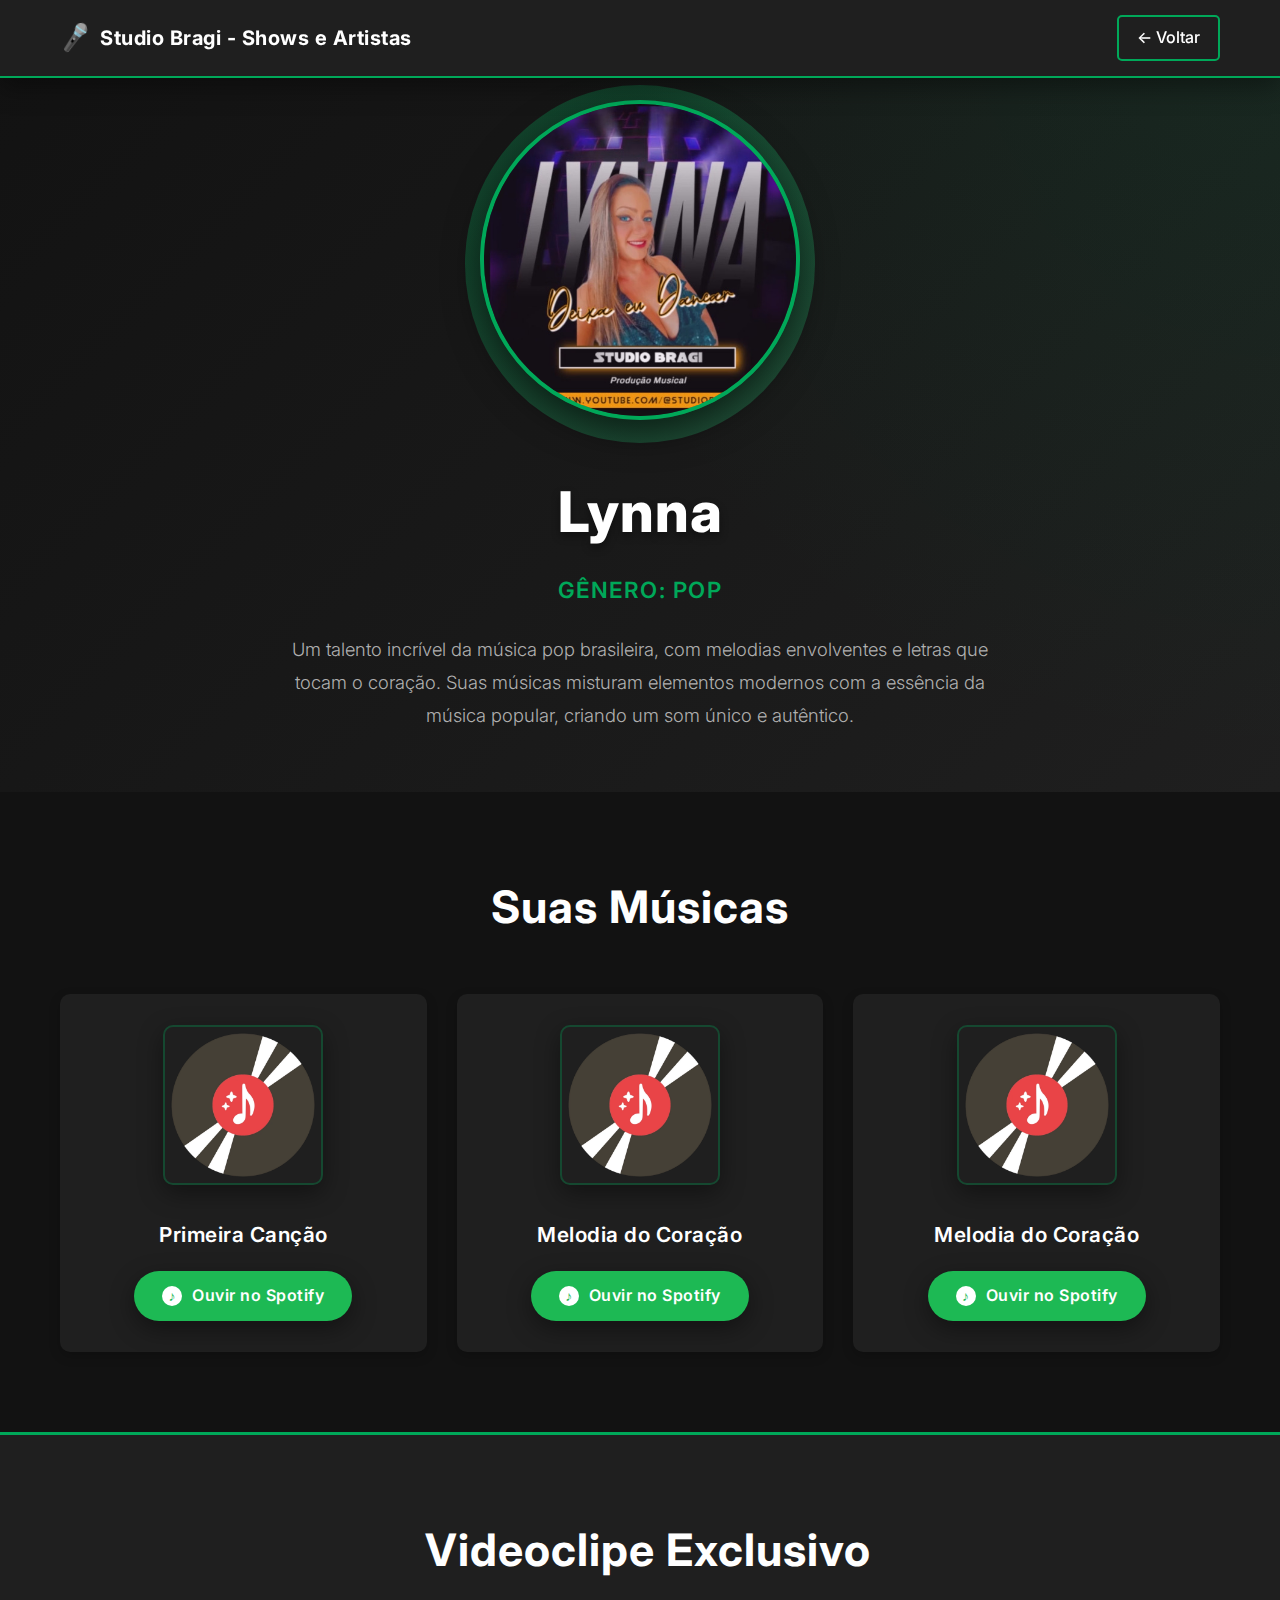
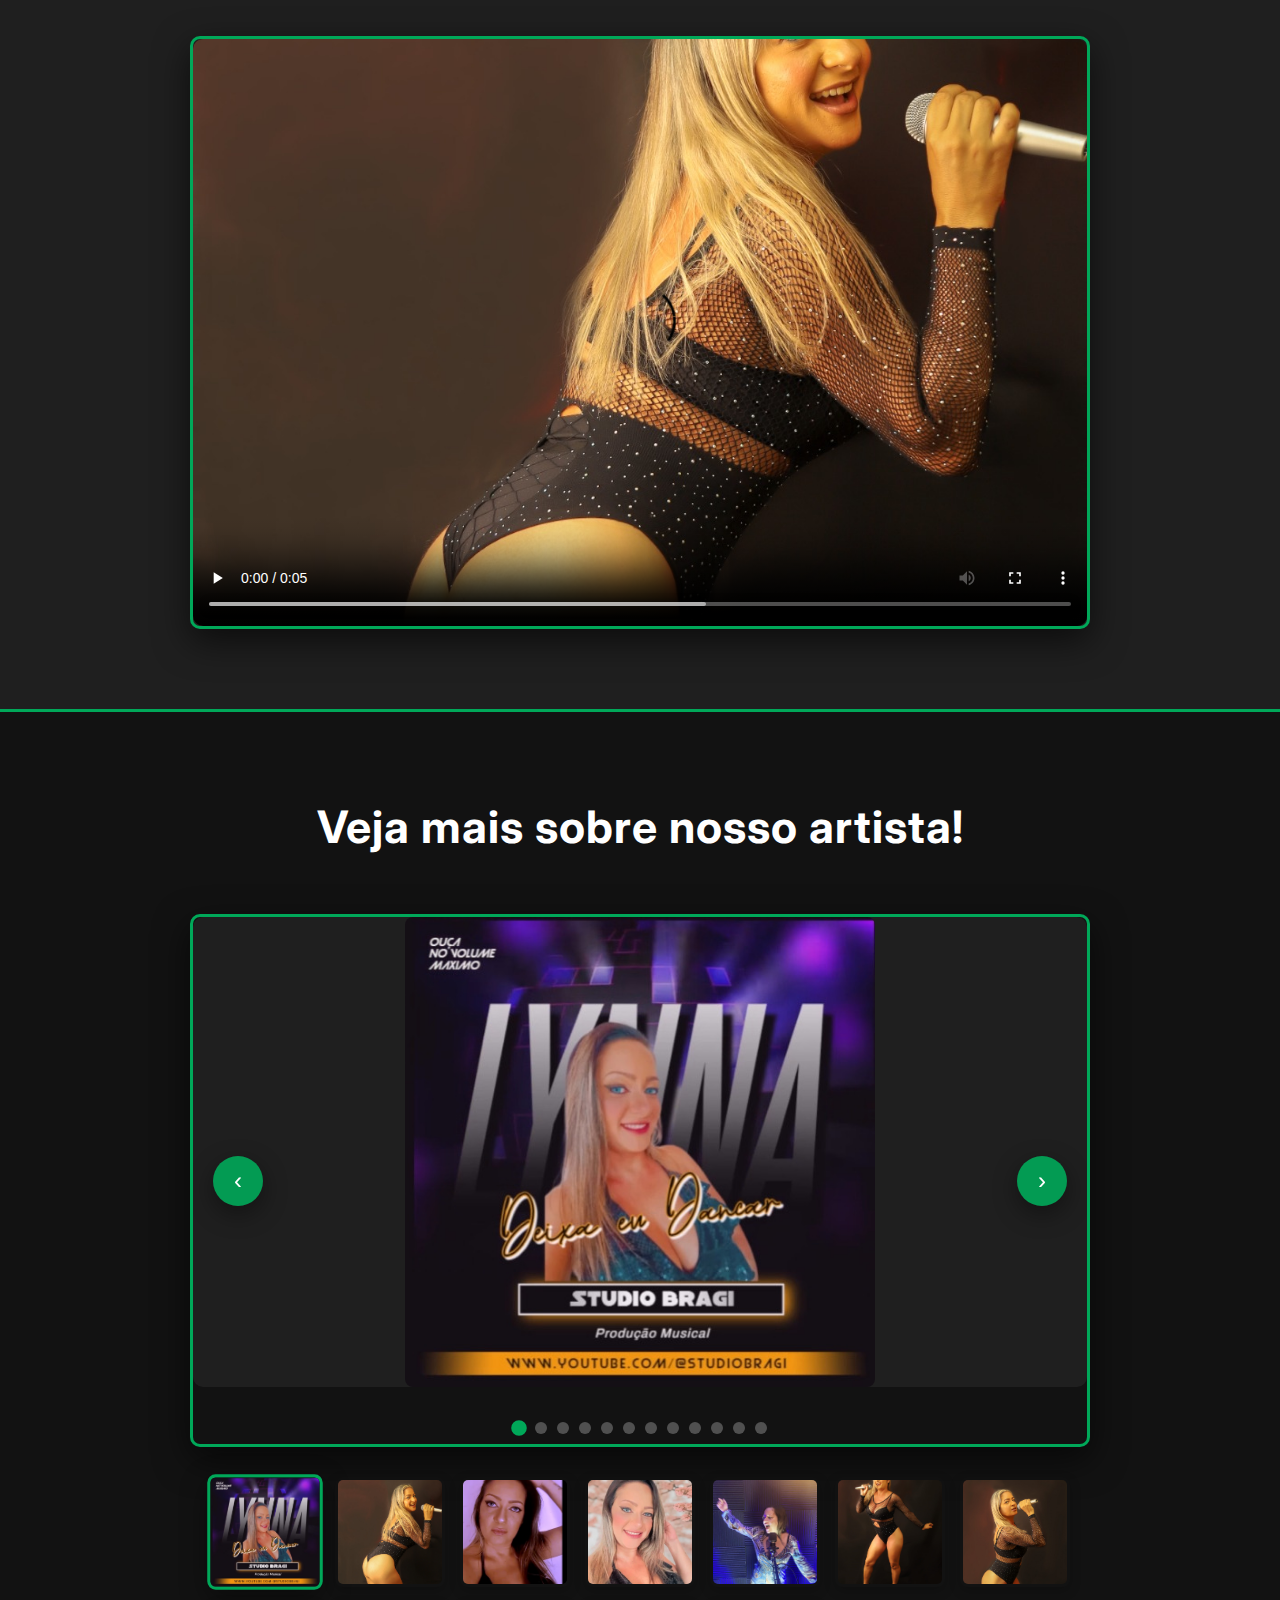
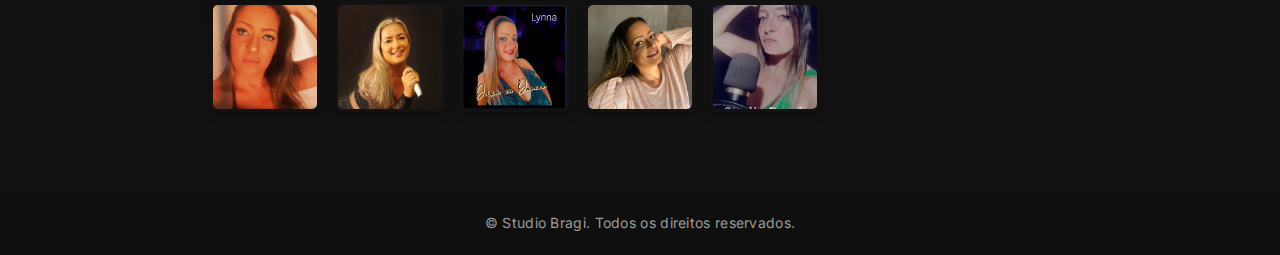
<file: artistas/Lynna/Lynna.html>
<!DOCTYPE html>
<html lang="pt-BR">
<head>
    <meta charset="UTF-8">
    <meta name="viewport" content="width=device-width, initial-scale=1.0">
    <title>Lynna | Studio Bragi</title>
    <link href="https://fonts.googleapis.com/css2?family=Inter:wght@300;400;500;600;700&display=swap" rel="stylesheet">
    <link rel="stylesheet" href="Lynna.css">
</head>
<body>
    <!-- Header -->
    <header class="header">
        <div class="container">
            <div class="header-content">
                <div class="logo">
                    <span class="microphone-icon">🎤</span>
                    <span class="logo-text">Studio Bragi - Shows e Artistas</span>
                </div>
                <a href="../../index.html" class="back-btn">← Voltar</a>
            </div>
        </div>
    </header>

    <!-- Artist Hero Section -->
    <section class="artist-hero">
        <div class="container">
            <div class="artist-image-container">
                <img src="./Lynna_Imgs/img1.jpg" alt="Artista 1" class="artist-main-image">
            </div>
            <div class="artist-info">
                <h1 class="artist-name">Lynna</h1>
                <p class="artist-genre">Gênero: Pop</p>
                <p class="artist-bio">
                    Um talento incrível da música pop brasileira, com melodias envolventes e letras que tocam o coração. 
                    Suas músicas misturam elementos modernos com a essência da música popular, criando um som único e autêntico.
                </p>
            </div>
        </div>
    </section>

    <!-- Songs Section -->
    <section class="songs-section">
        <div class="container">
            <h2 class="section-title">
                Suas Músicas
            </h2>
            
            <div class="songs-grid">
                <!-- Música 1 -->
                <div class="song-card">
                    <img src="Lynna_Imgs/logo temporária.webp" alt="Capa da Música 1" class="song-image">
                    <h3 class="song-name">Primeira Canção</h3>
                    <a href="https://open.spotify.com/track/SEU_LINK_AQUI" target="_blank" class="spotify-btn">
                        <span class="spotify-icon">♪</span>
                        Ouvir no Spotify
                    </a>
                </div>

                <!-- Música 2 -->
                <div class="song-card">
                    <img src="Lynna_Imgs/logo temporária.webp" alt="Capa da Música 2" class="song-image">
                    <h3 class="song-name">Melodia do Coração</h3>
                    <a href="https://open.spotify.com/track/SEU_LINK_AQUI" target="_blank" class="spotify-btn">
                        <span class="spotify-icon">♪</span>
                        Ouvir no Spotify
                    </a>
                </div>

                <!-- Música 3 -->
                <div class="song-card">
                    <img src="Lynna_Imgs/logo temporária.webp" alt="Capa da Música 2" class="song-image">
                    <h3 class="song-name">Melodia do Coração</h3>
                    <a href="https://open.spotify.com/track/SEU_LINK_AQUI" target="_blank" class="spotify-btn">
                        <span class="spotify-icon">♪</span>
                        Ouvir no Spotify
                    </a>
                </div>
            </div>
        </div>
    </section>

    <section class="video-section">
      <div class="container">
        <h2 class="section-title">
          <span class="video-icon"></span>
          Videoclipe Exclusivo
        </h2>
        <div class="video-player-wrapper">
          <video
            controls
            poster="./Lynna_Imgs/img10.jpg"
            class="artist-video-player"
          >
            <source src="/fundo_musical.mp4" type="video/mp4" />
            <source src="caminho/para/seu/video.webm" type="video/webm" />
            Seu navegador não suporta a tag de vídeo.
          </video>
        </div>
      </div>
    </section>

    <!-- Gallery Section -->
    <section class="gallery-section">
        <div class="container">
            <h2 class="section-title">
                Veja mais sobre nosso artista!
            </h2>
            
            <!-- Photo Carousel -->
            <div class="carousel-container">
                <div class="carousel-wrapper">
                    <div class="carousel-track" id="carouselTrack">
                        <div class="carousel-slide">
                            <img src="./Lynna_Imgs/img1.jpg" alt="Foto do Artista 1" class="gallery-image">
                        </div>
                        <div class="carousel-slide">
                            <img src="./Lynna_Imgs/img10.jpg" alt="Foto do Artista 2" class="gallery-image">
                        </div>
                        <div class="carousel-slide">
                            <img src="./Lynna_Imgs/img2.jpg" alt="Foto do Artista 3" class="gallery-image">
                        </div>
                        <div class="carousel-slide">
                            <img src="./Lynna_Imgs/img3.jpg" alt="Foto do Artista 4" class="gallery-image">
                        </div>
                        <div class="carousel-slide">
                            <img src="./Lynna_Imgs/img4.jpg" alt="Foto do Artista 5" class="gallery-image">
                        </div>
                        <div class="carousel-slide">
                            <img src="./Lynna_Imgs/img5.jpg" alt="Foto do Artista 6" class="gallery-image">
                        </div>
                        <div class="carousel-slide">
                            <img src="./Lynna_Imgs/img6.jpg" alt="Foto do Artista 7" class="gallery-image">
                        </div>
                        <div class="carousel-slide">
                            <img src="./Lynna_Imgs/img7.jpg" alt="Foto do Artista 8" class="gallery-image">
                        </div>
                        <div class="carousel-slide">
                            <img src="./Lynna_Imgs/img8.jpg" alt="Foto do Artista 9" class="gallery-image">
                        </div>
                        <div class="carousel-slide">
                            <img src="./Lynna_Imgs/img9.jpg" alt="Foto do Artista 10" class="gallery-image">
                        </div>
                        <div class="carousel-slide">
                            <img src="./Lynna_Imgs/img11.jpg" alt="Foto do Artista 11" class="gallery-image">
                        </div>
                        <div class="carousel-slide">
                            <img src="./Lynna_Imgs/img12.jpg" alt="Foto do Artista 12" class="gallery-image">
                        </div>
                    </div>
                </div>
                
                <!-- Navigation Controls -->
                <button class="carousel-btn carousel-btn-prev" id="prevBtn">
                    <span>‹</span>
                </button>
                <button class="carousel-btn carousel-btn-next" id="nextBtn">
                    <span>›</span>
                </button>
                
                <!-- Dots Indicator -->
                <div class="carousel-dots" id="carouselDots"></div>
            </div>

            <!-- Thumbnail Grid -->
            <div class="thumbnail-grid" id="thumbnailGrid">
                <div class="thumbnail-item active" data-slide="0">
                    <img src="./Lynna_Imgs/img1.jpg" alt="Miniatura 1">
                </div>
                <div class="thumbnail-item" data-slide="1">
                    <img src="./Lynna_Imgs/img10.jpg" alt="Miniatura 2">
                </div>
                <div class="thumbnail-item" data-slide="2">
                    <img src="./Lynna_Imgs/img2.jpg" alt="Miniatura 3">
                </div>
                <div class="thumbnail-item" data-slide="3">
                    <img src="./Lynna_Imgs/img3.jpg" alt="Miniatura 4">
                </div>
                <div class="thumbnail-item" data-slide="4">
                    <img src="./Lynna_Imgs/img4.jpg" alt="Miniatura 5">
                </div>
                <div class="thumbnail-item" data-slide="5">
                    <img src="./Lynna_Imgs/img5.jpg" alt="Miniatura 6">
                </div>
                <div class="thumbnail-item" data-slide="6">
                    <img src="./Lynna_Imgs/img6.jpg" alt="Miniatura 7">
                </div>
                <div class="thumbnail-item" data-slide="7">
                    <img src="./Lynna_Imgs/img7.jpg" alt="Miniatura 8">
                </div>
                <div class="thumbnail-item" data-slide="8">
                    <img src="./Lynna_Imgs/img8.jpg" alt="Miniatura 9">
                </div>
                <div class="thumbnail-item" data-slide="9">
                    <img src="./Lynna_Imgs/img9.jpg" alt="Miniatura 10">
                </div>
                <div class="thumbnail-item" data-slide="10">
                    <img src="./Lynna_Imgs/img11.jpg" alt="Miniatura 10">
                </div>
                <div class="thumbnail-item" data-slide="11">
                    <img src="./Lynna_Imgs/img12.jpg" alt="Miniatura 10">
                </div>
            </div>
        </div>
    </section>

    <!-- Modal for Fullscreen Image -->
    <div class="modal" id="imageModal">
        <div class="modal-content">
            <span class="modal-close" id="modalClose">&times;</span>
            <img class="modal-image" id="modalImage" alt="Imagem em tela cheia">
            <div class="modal-navigation">
                <button class="modal-nav-btn modal-prev" id="modalPrev">‹</button>
                <button class="modal-nav-btn modal-next" id="modalNext">›</button>
            </div>
        </div>
    </div>

    <div class="footer-bottom">
            <p class="footer-copyright">
                &copy; <span id="current-year"></span> Studio Bragi. Todos os direitos reservados.
            </p>
        </div>
    </footer>

    <script src="Lynna.js"></script>
</body>
</html>
</file>
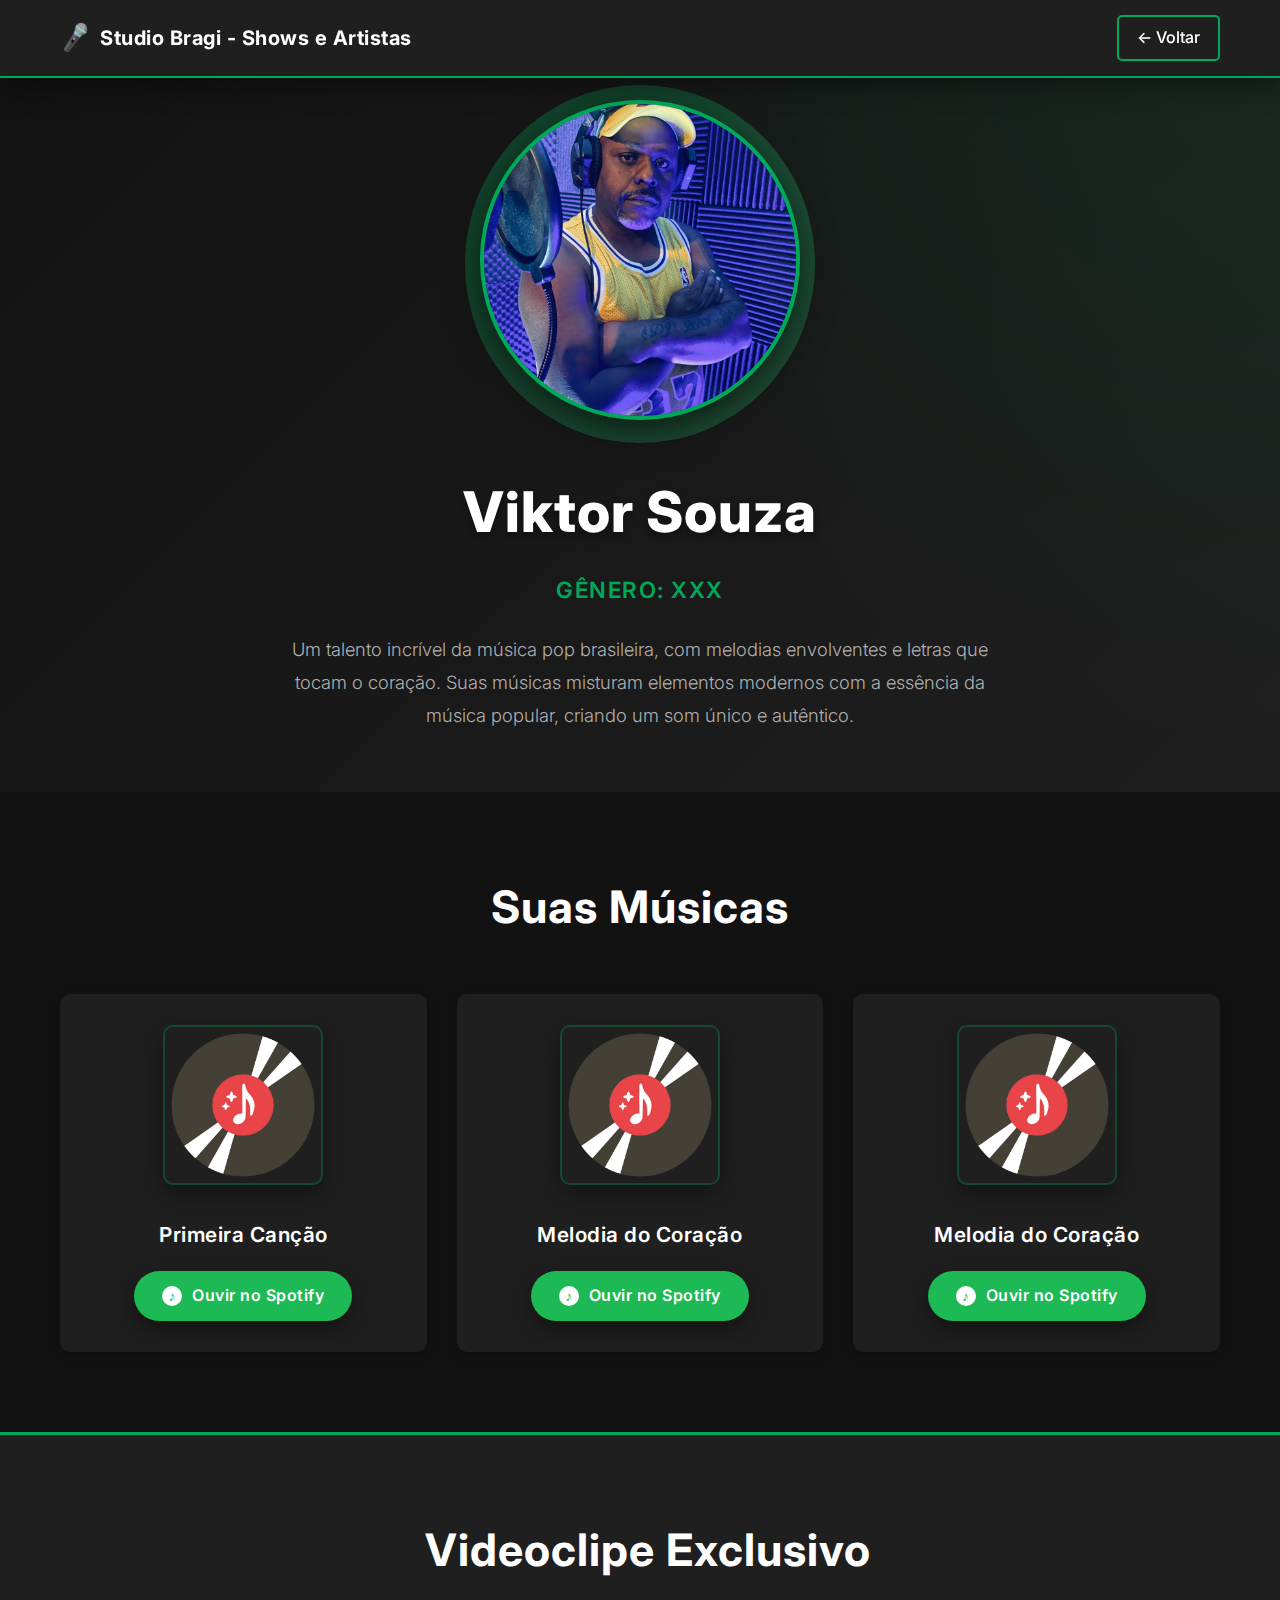
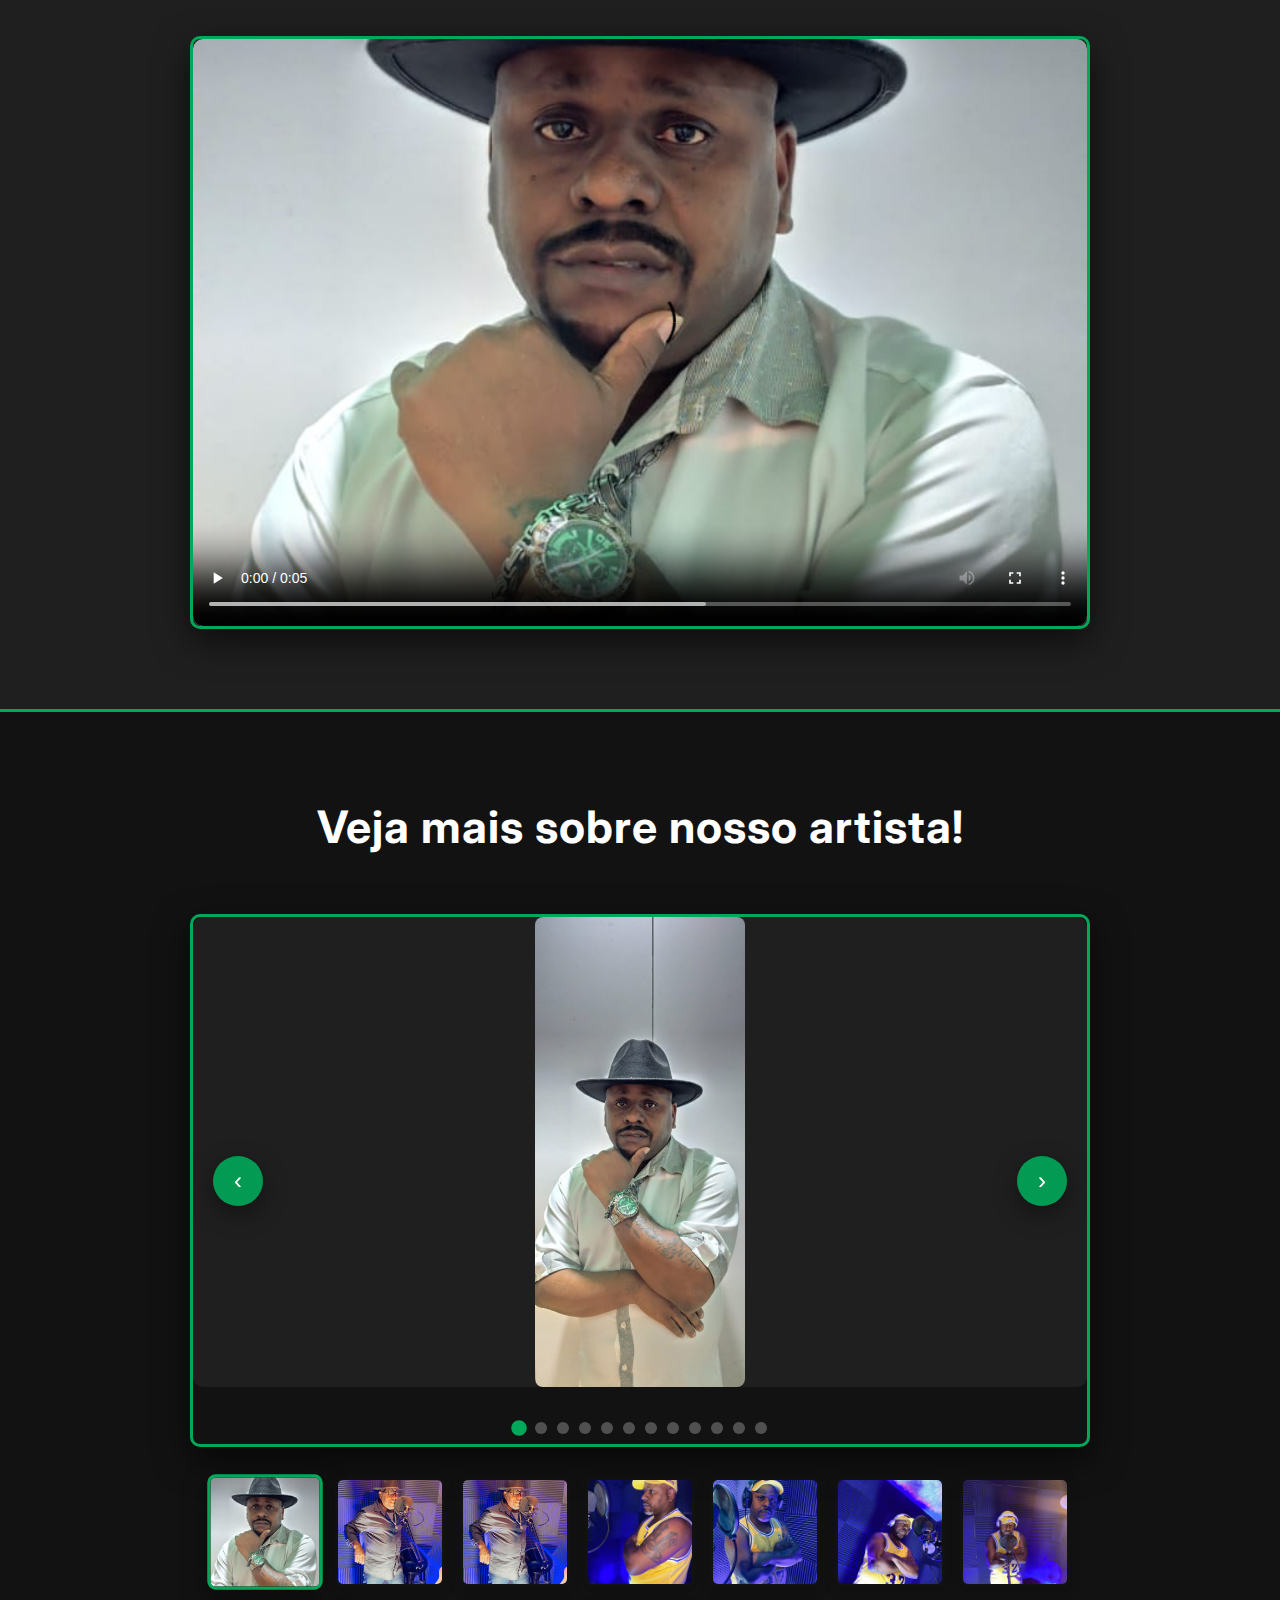
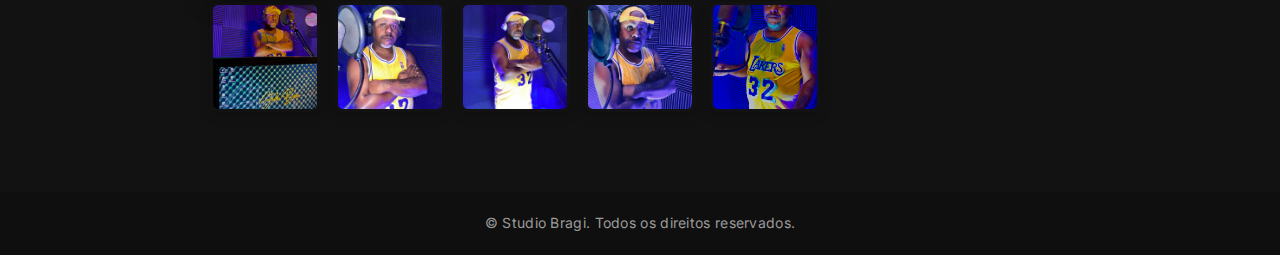
<file: artistas/Viktor_Souza/Viktor.html>
<!DOCTYPE html>
<html lang="pt-BR">
<head>
    <meta charset="UTF-8">
    <meta name="viewport" content="width=device-width, initial-scale=1.0">
    <title>Viktor Souza | Studio Bragi</title>
    <link href="https://fonts.googleapis.com/css2?family=Inter:wght@300;400;500;600;700&display=swap" rel="stylesheet">
    <link rel="stylesheet" href="Viktor.css">
</head>
<body>
    <!-- Header -->
    <header class="header">
        <div class="container">
            <div class="header-content">
                <div class="logo">
                    <span class="microphone-icon">🎤</span>
                    <span class="logo-text">Studio Bragi - Shows e Artistas</span>
                </div>
                <a href="../../index.html" class="back-btn">← Voltar</a>
            </div>
        </div>
    </header>

    <!-- Artist Hero Section -->
    <section class="artist-hero">
        <div class="container">
            <div class="artist-image-container">
                <img src="./Viktor_Imgs/img5.jpg" alt="Artista 1" class="artist-main-image">
            </div>
            <div class="artist-info">
                <h1 class="artist-name">Viktor Souza</h1>
                <p class="artist-genre">Gênero: XXX</p>
                <p class="artist-bio">
                    Um talento incrível da música pop brasileira, com melodias envolventes e letras que tocam o coração. 
                    Suas músicas misturam elementos modernos com a essência da música popular, criando um som único e autêntico.
                </p>
            </div>
        </div>
    </section>

    <!-- Songs Section -->
    <section class="songs-section">
        <div class="container">
            <h2 class="section-title">
                Suas Músicas
            </h2>
            
            <div class="songs-grid">
                <!-- Música 1 -->
                <div class="song-card">
                    <img src="Viktor_Imgs/logo temporária.webp" alt="Capa da Música 1" class="song-image">
                    <h3 class="song-name">Primeira Canção</h3>
                    <a href="https://open.spotify.com/track/SEU_LINK_AQUI" target="_blank" class="spotify-btn">
                        <span class="spotify-icon">♪</span>
                        Ouvir no Spotify
                    </a>
                </div>

                <!-- Música 2 -->
                <div class="song-card">
                    <img src="Viktor_Imgs/logo temporária.webp" alt="Capa da Música 2" class="song-image">
                    <h3 class="song-name">Melodia do Coração</h3>
                    <a href="https://open.spotify.com/track/SEU_LINK_AQUI" target="_blank" class="spotify-btn">
                        <span class="spotify-icon">♪</span>
                        Ouvir no Spotify
                    </a>
                </div>

                <!-- Música 3 -->
                <div class="song-card">
                    <img src="Viktor_Imgs/logo temporária.webp" alt="Capa da Música 2" class="song-image">
                    <h3 class="song-name">Melodia do Coração</h3>
                    <a href="https://open.spotify.com/track/SEU_LINK_AQUI" target="_blank" class="spotify-btn">
                        <span class="spotify-icon">♪</span>
                        Ouvir no Spotify
                    </a>
                </div>
            </div>
        </div>
    </section>

    <section class="video-section">
      <div class="container">
        <h2 class="section-title">
          <span class="video-icon"></span>
          Videoclipe Exclusivo
        </h2>
        <div class="video-player-wrapper">
          <video
            controls
            poster="./Viktor_Imgs/img1.jpg"
            class="artist-video-player"
          >
            <source src="/fundo_musical.mp4" type="video/mp4" />
            <source src="caminho/para/seu/video.webm" type="video/webm" />
            Seu navegador não suporta a tag de vídeo.
          </video>
        </div>
      </div>
    </section>

    <!-- Gallery Section -->
    <section class="gallery-section">
        <div class="container">
            <h2 class="section-title">
                Veja mais sobre nosso artista!
            </h2>
            
            <!-- Photo Carousel -->
            <div class="carousel-container">
                <div class="carousel-wrapper">
                    <div class="carousel-track" id="carouselTrack">
                        <div class="carousel-slide">
                            <img src="./Viktor_Imgs/img1.jpg" alt="Foto do Artista 1" class="gallery-image">
                        </div>
                        <div class="carousel-slide">
                            <img src="./Viktor_Imgs/img2.jpg" alt="Foto do Artista 2" class="gallery-image">
                        </div>
                        <div class="carousel-slide">
                            <img src="./Viktor_Imgs/img3.jpg" alt="Foto do Artista 3" class="gallery-image">
                        </div>
                        <div class="carousel-slide">
                            <img src="./Viktor_Imgs/img4.jpg" alt="Foto do Artista 4" class="gallery-image">
                        </div>
                        <div class="carousel-slide">
                            <img src="./Viktor_Imgs/img5.jpg" alt="Foto do Artista 5" class="gallery-image">
                        </div>
                        <div class="carousel-slide">
                            <img src="./Viktor_Imgs/img6.jpg" alt="Foto do Artista 6" class="gallery-image">
                        </div>
                        <div class="carousel-slide">
                            <img src="./Viktor_Imgs/img7.jpg" alt="Foto do Artista 7" class="gallery-image">
                        </div>
                        <div class="carousel-slide">
                            <img src="./Viktor_Imgs/img8.jpg" alt="Foto do Artista 8" class="gallery-image">
                        </div>
                        <div class="carousel-slide">
                            <img src="./Viktor_Imgs/img9.jpg" alt="Foto do Artista 9" class="gallery-image">
                        </div>
                        <div class="carousel-slide">
                            <img src="./Viktor_Imgs/img10.jpg" alt="Foto do Artista 10" class="gallery-image">
                        </div>
                        <div class="carousel-slide">
                            <img src="./Viktor_Imgs/img11.jpg" alt="Foto do Artista 11" class="gallery-image">
                        </div>
                        <div class="carousel-slide">
                            <img src="./Viktor_Imgs/img12.jpg" alt="Foto do Artista 12" class="gallery-image">
                        </div>
                    </div>
                </div>
                
                <!-- Navigation Controls -->
                <button class="carousel-btn carousel-btn-prev" id="prevBtn">
                    <span>‹</span>
                </button>
                <button class="carousel-btn carousel-btn-next" id="nextBtn">
                    <span>›</span>
                </button>
                
                <!-- Dots Indicator -->
                <div class="carousel-dots" id="carouselDots"></div>
            </div>

            <!-- Thumbnail Grid -->
            <div class="thumbnail-grid" id="thumbnailGrid">
                <div class="thumbnail-item active" data-slide="0">
                    <img src="./Viktor_Imgs/img1.jpg" alt="Miniatura 1">
                </div>
                <div class="thumbnail-item" data-slide="1">
                    <img src="./Viktor_Imgs/img2.jpg" alt="Miniatura 2">
                </div>
                <div class="thumbnail-item" data-slide="2">
                    <img src="./Viktor_Imgs/img3.jpg" alt="Miniatura 3">
                </div>
                <div class="thumbnail-item" data-slide="3">
                    <img src="./Viktor_Imgs/img4.jpg" alt="Miniatura 4">
                </div>
                <div class="thumbnail-item" data-slide="4">
                    <img src="./Viktor_Imgs/img5.jpg" alt="Miniatura 5">
                </div>
                <div class="thumbnail-item" data-slide="5">
                    <img src="./Viktor_Imgs/img6.jpg" alt="Miniatura 6">
                </div>
                <div class="thumbnail-item" data-slide="6">
                    <img src="./Viktor_Imgs/img7.jpg" alt="Miniatura 7">
                </div>
                <div class="thumbnail-item" data-slide="7">
                    <img src="./Viktor_Imgs/img8.jpg" alt="Miniatura 8">
                </div>
                <div class="thumbnail-item" data-slide="8">
                    <img src="./Viktor_Imgs/img9.jpg" alt="Miniatura 9">
                </div>
                <div class="thumbnail-item" data-slide="9">
                    <img src="./Viktor_Imgs/img10.jpg" alt="Miniatura 10">
                </div>
                <div class="thumbnail-item" data-slide="10">
                    <img src="./Viktor_Imgs/img11.jpg" alt="Miniatura 11">
                </div>
                <div class="thumbnail-item" data-slide="11">
                    <img src="./Viktor_Imgs/img12.jpg" alt="Miniatura 12">
                </div>
            </div>
        </div>
    </section>

    <!-- Modal for Fullscreen Image -->
    <div class="modal" id="imageModal">
        <div class="modal-content">
            <span class="modal-close" id="modalClose">&times;</span>
            <img class="modal-image" id="modalImage" alt="Imagem em tela cheia">
            <div class="modal-navigation">
                <button class="modal-nav-btn modal-prev" id="modalPrev">‹</button>
                <button class="modal-nav-btn modal-next" id="modalNext">›</button>
            </div>
        </div>
    </div>

    <div class="footer-bottom">
            <p class="footer-copyright">
                &copy; <span id="current-year"></span> Studio Bragi. Todos os direitos reservados.
            </p>
        </div>
    </footer>

    <script src="Viktor.js"></script>
</body>
</html>
</file>
<file: styles.css>
/* ===== VARIÁVEIS CSS (MANTIDAS, MAS COM USO OTIMIZADO) ===== */
:root {
  /* Paleta de Cores Principal */
  --primary-green: #00A859; /* Verde mais sofisticado e corporativo */
  --light-green: #33C67C;
  --dark-green: #007A40;
  
  /* Cores de Fundo */
  --dark-bg: #121212; /* Fundo mais escuro e elegante */
  --card-bg: #1F1F1F; /* Fundo do card mais escuro */
  --overlay-bg: rgba(18, 18, 18, 0.85); /* Overlay sutil para legibilidade */
  
  /* Cores de Texto */
  --white-text: #ffffff;
  --gray-text: #B0B0B0; /* Cinza claro suave */
  --light-gray-text: #888888;
  
  /* Cores de Botão */
  --btn-primary: var(--primary-green);
  --btn-primary-hover: var(--dark-green);
  --btn-secondary: transparent;
  --btn-secondary-border: var(--primary-green);
  
  /* WhatsApp */
  --whatsapp-green: #25D366;
  --whatsapp-hover: #1DBB57;
  
  /* Sombras e Efeitos */
  --shadow-light: 0 4px 12px rgba(0, 0, 0, 0.2);
  --shadow-medium: 0 8px 25px rgba(0, 0, 0, 0.4);
  --shadow-heavy: 0 12px 35px rgba(0, 0, 0, 0.6);
  
  /* Transições */
  --transition-smooth: all 0.4s cubic-bezier(0.25, 0.8, 0.25, 1); /* Curva de transição mais profissional */
  --transition-fast: all 0.2s ease-out;
}

/* ===== RESET E BASE ===== */
* {
  margin: 0;
  padding: 0;
  box-sizing: border-box;
}

body {
  /* GARANTA que a fonte 'Inter' esteja linkada no seu HTML */
  font-family: 'Inter', -apple-system, BlinkMacSystemFont, 'Segoe UI', Roboto, Helvetica, Arial, sans-serif;
  background-color: var(--dark-bg);
  color: var(--white-text);
  line-height: 1.6;
  overflow-x: hidden;
}

html {
  scroll-behavior: smooth;
}

.container {
  max-width: 1200px;
  margin: 0 auto;
  padding: 0 20px;
}

/* ===== HEADER ===== */
.header {
  background-color: var(--card-bg); /* Fundo sutilmente escuro para a barra */
  padding: 15px 0;
  position: fixed;
  top: 0;
  left: 0;
  right: 0;
  z-index: 1000;
  box-shadow: var(--shadow-medium); /* Sombra mais destacada */
  border-bottom: 2px solid var(--primary-green); /* Detalhe verde na parte inferior */
}

.logo {
  display: flex;
  align-items: center;
  gap: 10px;
}

.microphone-icon {
  font-size: 24px;
  color: var(--primary-green); /* Ícone com cor de destaque */
  transform: rotate(-10deg);
}

.logo-text {
  font-size: 1.25rem; /* Tamanho ajustado */
  font-weight: 700;
  color: var(--white-text);
  letter-spacing: 0.5px;
}

/* ===== SOCIAL LINKS (Refinados) ===== */
.header-content {
  display: flex;
  justify-content: space-between;
  align-items: center;
}

.social-links {
  display: flex;
  gap: 15px;
  list-style: none;
}

.social-btn {
  display: flex;
  align-items: center;
  gap: 8px;
  background-color: var(--btn-secondary);
  border: 2px solid var(--primary-green); /* Borda primária */
  color: var(--white-text);
  padding: 6px 14px; /* Ajuste no padding */
  border-radius: 5px; /* Borda mais quadrada e moderna */
  font-weight: 500;
  text-decoration: none;
  transition: var(--transition-smooth);
  box-shadow: none; /* Remoção de sombra aqui */
}

.social-btn:hover {
  background-color: var(--primary-green);
  color: var(--dark-bg); /* Texto escuro no hover para contraste */
  transform: translateY(-2px);
  box-shadow: var(--shadow-light);
}

.social-icon {
  width: 18px;
  height: 18px;
  object-fit: contain;
  transition: var(--transition-fast);
  filter: invert(1); /* Garante que o ícone seja claro, se necessário */
}

.social-btn:hover .social-icon {
  transform: scale(1.05);
  filter: brightness(0) invert(0); /* Garante que o ícone seja escuro no hover */
}


/* ===== HERO SECTION (Mantida a base) ===== */
.hero {
  height: 90vh; /* Altura ligeiramente maior */
  padding-top: 70px; /* Espaço para o header fixo */
  position: relative;
  display: flex;
  align-items: center;
  justify-content: center;
  overflow: hidden;
}

.hero-background {
  /* Certifique-se que o caminho da imagem está correto */
  background-image: url("StudioBragi logo.jpg"); 
  background-size: cover;
  background-position: center;
  background-repeat: no-repeat;
  width: 100%;
  height: 100%;
  position: absolute;
  top: 0;
  left: 0;
  z-index: 1; /* Z-index menor */
  filter: grayscale(10%) blur(1px); /* Efeito sutil para profissionalismo */
}

.hero-overlay {
  position: absolute;
  top: 0;
  left: 0;
  width: 100%;
  height: 100%;
  background: rgba(0, 0, 0, 0.7); /* Overlay um pouco mais escuro */
  z-index: 2;
  display: flex;
  align-items: center;
  justify-content: center;
}

.hero-title {
  font-size: 4rem; /* Título maior */
  font-weight: 800;
  text-align: center;
  max-width: 900px;
  text-shadow: 0 4px 8px rgba(0, 0, 0, 0.7);
  animation: fadeInUp 1s ease-out;
  letter-spacing: 1px;
  z-index: 3;
}

/* ===== ARTISTS SECTION (NOVO PARALLAX) ===== */
.artists-section {
  padding: 80px 0;
  position: relative;
  overflow: hidden; /* Importante para conter o parallax */
  text-align: center;
  background-color: var(--dark-bg); /* Fundo padrão */
}

/* Camada de fundo para o efeito parallax */
.artists-section::before {
  content: '';
  position: absolute;
  top: 0;
  left: 0;
  width: 100%;
  height: 100%;
  background-image: url("FundoArtist.png"); 
  background-position: center;
  background-size: cover;
  background-repeat: no-repeat;
  background-attachment: fixed; /* Reativado para o efeito parallax */
  opacity: 0.15; /* Sutil background para um visual mais profissional */
  z-index: 0;
  /* Garante que o background cubra a área da seção */
  /* Ajuste a altura se o seu parallax estiver "cortando" a imagem */
  min-height: 100%; /* Ajuste aqui se necessário para cobrir toda a altura da seção */
}

.artists-section .container {
  position: relative;
  z-index: 1; /* Garante que o conteúdo fique acima do fundo sutil */
  /* Adiciona um background ao container para cobrir o fundo parallax onde está o conteúdo */
   /* Mesma cor do body para um efeito "flutuante" */
  padding: 40px; /* Padding interno para o conteúdo, ajusta conforme necessário */
  /* Sombra para destacar o container do fundo */
  margin-bottom: 20px; /* Espaço abaixo do container */
}

/* ===== CONTACT SECTION (Refinado) ===== */
.contact-section {
  padding: 80px 0;
  background-color: var(--card-bg); /* Fundo um pouco mais claro para destacar */
  text-align: center;
  border-top: 3px solid var(--primary-green); /* Borda mais grossa e limpa */
}

.section-header {
  text-align: center;
  margin-bottom: 50px;
}

.section-header h2 {
  font-size: 2.8rem; /* Título maior e impactante */
  font-weight: 700;
  color: var(--white-text);
  letter-spacing: 1px;
  text-transform: uppercase;
  display: flex;
  align-items: center;
  justify-content: center;
  gap: 15px;
}

.music-note-icon,
.contact-icon {
  font-size: 2.5rem;
  color: var(--primary-green); /* Ícones em verde destaque */
}

/* Subtítulo da seção de artistas (Adicionado) */
.section-header p {
    color: var(--gray-text);
    font-size: 1.1rem;
    margin-top: 10px;
    font-weight: 300;
}

/* ===== ARTISTS GRID (Otimizado) ===== */
.artists-grid {
  display: grid;
  grid-template-columns: repeat(auto-fit, minmax(280px, 1fr));
  gap: 30px;
  margin-top: 40px;
  width: 100%;
}

.artist-card {
  background-color: var(--card-bg);
  border-radius: 10px; /* Borda mais suave */
  overflow: hidden;
  box-shadow: var(--shadow-light);
  transition: var(--transition-smooth);
  cursor: pointer;
  position: relative;
  border: 1px solid transparent; /* Adicionado para transição de borda */
}

.artist-card:hover {
  transform: translateY(-8px); /* Efeito de elevação mais sutil */
  box-shadow: var(--shadow-heavy);
  border-color: var(--primary-green); /* Borda de destaque no hover */
}

.artist-image {
  width: 100%;
  height: 250px; /* Altura maior para as imagens */
  overflow: hidden;
  position: relative;
}

.artist-image img {
  width: 100%;
  height: 100%;
  object-fit: cover;
  transition: var(--transition-smooth);
  filter: brightness(0.95); /* Imagem um pouco mais escura */
}

.artist-card:hover .artist-image img {
  transform: scale(1.05); /* Zoom mais sutil */
  filter: brightness(1.05); /* Clareia um pouco no hover */
}

.artist-info {
  padding: 25px;
  text-align: left;
}

.artist-name {
  font-size: 1.75rem;
  font-weight: 700;
  margin-bottom: 5px;
  color: var(--white-text);
  letter-spacing: 0.5px;
}

.artist-genre {
  color: var(--primary-green); /* Gênero em cor de destaque */
  margin-bottom: 20px;
  font-size: 1rem;
  font-weight: 500;
}

.artist-buttons {
  display: flex;
  gap: 12px;
  flex-wrap: wrap;
}

/* ===== AJUSTES INDIVIDUAIS DE IMAGEM (Mantidos) ===== */

/* Mc Raymel */
.raymel-img img {
  object-position: center 20%;
}

/* Lynna */
.lynna-img img {
  object-position: center 30%;
}

/* Viktor Souza */
.viktor-img img {
  object-position: center 20%;
}

/* Eliezio */
.eliezio-img img {
  object-position: center 8%;
}

/* Danit */
.danit-img img {
  object-position: center 20%;
}


/* ===== BUTTONS (Refinados) ===== */
.btn-primary,
.btn-secondary {
  padding: 12px 22px; /* Padding ajustado */
  border: none;
  border-radius: 5px; /* Borda mais quadrada */
  font-weight: 600;
  cursor: pointer;
  transition: var(--transition-smooth);
  font-size: 0.95rem;
  text-decoration: none;
  display: inline-block;
  text-align: center;
  letter-spacing: 0.5px;
}

.btn-primary {
  background-color: var(--btn-primary);
  color: var(--white-text);
  box-shadow: var(--shadow-light);
}

.btn-primary:hover {
  background-color: var(--btn-primary-hover);
  transform: translateY(-1px); /* Movimento mais sutil */
  box-shadow: var(--shadow-medium);
}

.btn-secondary {
  background-color: var(--card-bg); /* Fundo escuro */
  color: var(--primary-green);
  border: 1px solid var(--primary-green); /* Borda mais fina */
}

.btn-secondary:hover {
  background-color: var(--primary-green);
  color: var(--dark-bg); /* Texto escuro no hover */
  border-color: var(--primary-green);
}

/* ===== WHATSAPP BUTTON (Profissionalizado) ===== */
.contact-content {
  text-align: center;
  max-width: 600px;
  margin: 0 auto;
}

.contact-description {
  font-size: 1.2rem; /* Texto maior */
  color: var(--gray-text);
  margin-bottom: 35px;
  line-height: 1.7;
}

.whatsapp-btn {
  background-color: var(--whatsapp-green);
  color: var(--white-text);
  border: none;
  padding: 15px 45px;
  border-radius: 5px; /* Borda mais quadrada */
  font-size: 1.2rem;
  font-weight: 700;
  cursor: pointer;
  transition: var(--transition-smooth);
  display: inline-flex;
  align-items: center;
  gap: 10px;
  box-shadow: var(--shadow-medium);
  text-transform: uppercase;
  letter-spacing: 1px;
}

.whatsapp-btn:hover {
  background-color: var(--whatsapp-hover);
  transform: translateY(-2px);
  box-shadow: var(--shadow-heavy);
}

.whatsapp-icon {
  font-size: 1.5rem;
}

/* ===== FOOTER (Aprimorado) ===== */
.footer-simple {
    background-color: var(--card-bg); 
    border-top: 4px solid var(--primary-green);
}

.footer-content-wrapper {
    padding: 40px 20px; 
    text-align: center; 
}

.footer-col-main {
    max-width: 500px; 
    margin: 0 auto;
}

.footer-logo {
    margin-bottom: 10px;
    justify-content: center; 
    opacity: 0.8; /* Suaviza o logo no footer */
}

.footer-logo .logo-text {
    font-size: 1.75rem;
    font-weight: 700;
    color: var(--gray-text);
}

.footer-slogan {
    color: var(--light-gray-text);
    font-size: 1.05rem;
    margin-bottom: 0;
    font-weight: 300;
}

.footer-bottom {
    background-color: var(--dark-bg); 
    padding: 18px 20px;
    text-align: center;
    border-top: 1px solid rgba(255, 255, 255, 0.05);
}

.footer-copyright {
    font-size: 0.8rem;
    color: var(--light-gray-text);
    margin: 0;
    letter-spacing: 0.5px;
}

/* ===== ANIMATIONS ===== */
@keyframes fadeInUp {
  from {
    opacity: 0;
    transform: translateY(40px);
  }
  to {
    opacity: 1;
    transform: translateY(0);
  }
}

/* ===== RESPONSIVE ===== */
@media (max-width: 768px) {
  .header {
    padding: 12px 0;
    background-color: rgba(31, 31, 31, 0.98);
    backdrop-filter: blur(10px);
  }

  .header-content {
    padding: 0 15px;
  }

  .logo {
    gap: 8px;
  }

  .microphone-icon {
    font-size: 22px;
  }

  .logo-text {
    font-size: 1.1rem;
    font-weight: 700;
  }

  .social-links {
    gap: 10px;
  }

  .social-btn {
    padding: 8px 12px;
    font-size: 0.85rem;
    gap: 6px;
  }

  .social-icon {
    width: 16px;
    height: 16px;
  }

  .hero {
    height: 85vh;
    padding-top: 60px;
  }

  .hero-title {
    font-size: 3rem; 
    padding: 0 20px;
  }
  
  .section-header h2 {
    font-size: 2.2rem;
    flex-direction: column;
    gap: 10px;
  }

  .section-header p {
    font-size: 1rem;
  }
  
  .artist-image {
    height: 200px; /* Reduz altura da imagem no mobile */
  }

  .artists-section .container {
    padding: 20px; /* Menos padding no mobile */
  }

  .artists-grid {
    grid-template-columns: 1fr;
    gap: 25px;
  }

  .contact-description {
    font-size: 1.1rem;
  }

  .whatsapp-btn {
    padding: 12px 35px;
    font-size: 1.1rem;
  }
}

@media (max-width: 480px) {
  .header {
    padding: 10px 0;
  }

  .header-content {
    padding: 0 12px;
  }

  .logo {
    gap: 6px;
  }

  .microphone-icon {
    font-size: 20px;
  }

  .logo-text {
    font-size: 1rem;
    font-weight: 700;
  }

  .social-links {
    gap: 8px;
  }

  .social-btn {
    padding: 6px 10px;
    font-size: 0.8rem;
    gap: 5px;
  }

  .social-btn span {
    display: none; /* Esconde o texto dos botões, mantém apenas os ícones */
  }

  .social-icon {
    width: 18px;
    height: 18px;
  }

  .hero {
    height: 80vh;
    padding-top: 55px;
  }

  .hero-title {
    font-size: 2.5rem;
    padding: 0 15px;
  }
  
  .section-header h2 {
    font-size: 1.9rem;
  }

  .section-header p {
    font-size: 0.95rem;
    padding: 0 10px;
  }

  .artist-image {
    height: 180px;
  }

  .artists-section .container {
    padding: 15px;
  }

  .contact-description {
    font-size: 1rem;
    padding: 0 10px;
  }

  .whatsapp-btn {
    padding: 12px 30px;
    font-size: 1rem;
  }

  .whatsapp-icon {
    font-size: 1.3rem;
  }

  .footer-logo .logo-text {
    font-size: 1.5rem;
  }

  .footer-slogan {
    font-size: 0.95rem;
  }
}
</file>
<file: artistas/Artista1/artista1.css>
/* ===== VARIÁVEIS CSS (ALINHADAS COM A PÁGINA PRINCIPAL) ===== */
:root {
  /* Paleta de Cores Principal */
  --primary-green: #00A859; /* Verde mais sofisticado e corporativo */
  --light-green: #33C67C;
  --dark-green: #007A40;
  
  /* Cores de Fundo */
  --dark-bg: #121212; /* Fundo mais escuro e elegante */
  --card-bg: #1F1F1F; /* Fundo do card mais escuro */
  --overlay-bg: rgba(18, 18, 18, 0.85); /* Overlay sutil para legibilidade */
  
  /* Cores de Texto */
  --white-text: #ffffff;
  --gray-text: #B0B0B0; /* Cinza claro suave */
  --light-gray-text: #888888;
  
  /* Spotify */
  --spotify-green: #1DB954;
  --spotify-hover: #1ed760;
  
  /* Sombras e Efeitos */
  --shadow-light: 0 4px 12px rgba(0, 0, 0, 0.2);
  --shadow-medium: 0 8px 25px rgba(0, 0, 0, 0.4);
  --shadow-heavy: 0 12px 35px rgba(0, 0, 0, 0.6);
  
  /* Transições */
  --transition-smooth: all 0.4s cubic-bezier(0.25, 0.8, 0.25, 1); /* Curva de transição mais profissional */
  --transition-fast: all 0.2s ease-out;
}

/* ===== RESET E BASE ===== */
* {
  margin: 0;
  padding: 0;
  box-sizing: border-box;
}

body {
  font-family: 'Inter', -apple-system, BlinkMacSystemFont, 'Segoe UI', Roboto, Helvetica, Arial, sans-serif;
  background-color: var(--dark-bg);
  color: var(--white-text);
  line-height: 1.6;
  overflow-x: hidden;
}

html {
  scroll-behavior: smooth;
}

.container {
  max-width: 1200px;
  margin: 0 auto;
  padding: 0 20px;
}

/* ===== HEADER (IDÊNTICO À PÁGINA PRINCIPAL) ===== */
.header {
  background-color: var(--card-bg);
  padding: 15px 0;
  position: fixed;
  top: 0;
  left: 0;
  right: 0;
  z-index: 1000;
  box-shadow: var(--shadow-medium);
  border-bottom: 2px solid var(--primary-green);
}

.header-content {
  display: flex;
  justify-content: space-between;
  align-items: center;
}

.logo {
  display: flex;
  align-items: center;
  gap: 10px;
}

.microphone-icon {
  font-size: 24px;
  color: var(--primary-green);
  transform: rotate(-10deg);
}

.logo-text {
  font-size: 1.25rem;
  font-weight: 700;
  color: var(--white-text);
  letter-spacing: 0.5px;
}

.back-btn {
  display: flex;
  align-items: center;
  gap: 8px;
  background-color: transparent;
  border: 2px solid var(--primary-green);
  color: var(--white-text);
  padding: 8px 18px;
  border-radius: 5px;
  font-weight: 500;
  text-decoration: none;
  transition: var(--transition-smooth);
}

.back-btn:hover {
  background-color: var(--primary-green);
  color: var(--dark-bg);
  transform: translateX(-3px);
  box-shadow: var(--shadow-light);
}

/* ===== ARTIST HERO SECTION ===== */
.artist-hero {
  padding-top: 100px;
  padding-bottom: 60px;
  text-align: center;
  background: linear-gradient(135deg, var(--dark-bg) 0%, var(--card-bg) 100%);
  min-height: 65vh;
  display: flex;
  flex-direction: column;
  justify-content: center;
  position: relative;
  overflow: hidden;
}

/* Efeito de fundo sutil */
.artist-hero::before {
  content: '';
  position: absolute;
  top: 0;
  left: 0;
  width: 100%;
  height: 100%;
  background: radial-gradient(circle at top right, rgba(0, 168, 89, 0.1) 0%, transparent 50%);
  z-index: 0;
}

.artist-hero .container {
  position: relative;
  z-index: 1;
}

.artist-image-container {
  margin-bottom: 40px;
  position: relative;
  display: inline-block;
  animation: fadeInScale 1.2s cubic-bezier(0.25, 0.8, 0.25, 1);
}

.artist-main-image {
  width: 320px;
  height: 320px;
  border-radius: 50%;
  object-fit: cover;
  border: 4px solid var(--primary-green);
  box-shadow: var(--shadow-heavy);
  position: relative;
  z-index: 2;
  transition: var(--transition-smooth);
}

.artist-main-image:hover {
  transform: scale(1.05);
  box-shadow: 0 15px 45px rgba(0, 168, 89, 0.4);
}

/* Efeito de brilho ao redor da imagem */
.artist-image-container::before {
  content: '';
  position: absolute;
  top: -15px;
  left: -15px;
  right: -15px;
  bottom: -15px;
  border-radius: 50%;
  background: linear-gradient(135deg, var(--primary-green), var(--light-green));
  z-index: 1;
  opacity: 0.3;
  animation: pulseGlow 3s ease-in-out infinite;
}

.artist-info {
  animation: fadeInUp 1.5s cubic-bezier(0.25, 0.8, 0.25, 1);
}

.artist-name {
  font-size: 3.5rem;
  font-weight: 800;
  margin-bottom: 15px;
  color: var(--white-text);
  text-shadow: 0 4px 8px rgba(0, 0, 0, 0.4);
  letter-spacing: 1px;
}

.artist-genre {
  font-size: 1.4rem;
  color: var(--primary-green);
  margin-bottom: 25px;
  font-weight: 600;
  text-transform: uppercase;
  letter-spacing: 1.5px;
}

.artist-bio {
  font-size: 1.15rem;
  color: var(--gray-text);
  max-width: 700px;
  margin: 0 auto;
  line-height: 1.8;
  font-weight: 300;
}

/* ===== MÚSICAS SECTION ===== */
.songs-section {
  padding: 80px 0;
  background-color: var(--dark-bg);
  position: relative;
}

.section-title {
  text-align: center;
  font-size: 2.8rem;
  font-weight: 700;
  color: var(--white-text);
  margin-bottom: 50px;
  display: flex;
  align-items: center;
  justify-content: center;
  gap: 15px;
  letter-spacing: 1px;
}

.music-icon, 
.camera-icon,
.video-icon {
  font-size: 2.5rem;
  color: var(--primary-green);
  animation: bounceSubtle 2.5s ease-in-out infinite;
}

.songs-grid {
  display: grid;
  grid-template-columns: repeat(auto-fit, minmax(300px, 1fr));
  gap: 30px;
  margin-top: 50px;
}

.song-card {
  background: var(--card-bg);
  border-radius: 10px;
  padding: 30px;
  text-align: center;
  border: 1px solid transparent;
  transition: var(--transition-smooth);
  box-shadow: var(--shadow-light);
  animation: slideInUp 0.8s ease-out;
  position: relative;
  overflow: hidden;
}

.song-card::before {
  content: '';
  position: absolute;
  top: 0;
  left: -100%;
  width: 100%;
  height: 100%;
  background: linear-gradient(90deg, transparent, rgba(0, 168, 89, 0.1), transparent);
  transition: left 0.5s ease;
}

.song-card:hover::before {
  left: 100%;
}

.song-card:hover {
  border-color: var(--primary-green);
  transform: translateY(-8px);
  box-shadow: var(--shadow-heavy);
}

.song-card:nth-child(1) { animation-delay: 0.1s; }
.song-card:nth-child(2) { animation-delay: 0.2s; }
.song-card:nth-child(3) { animation-delay: 0.3s; }
.song-card:nth-child(4) { animation-delay: 0.4s; }
.song-card:nth-child(5) { animation-delay: 0.5s; }
.song-card:nth-child(6) { animation-delay: 0.6s; }

.song-image {
  width: 160px;
  height: 160px;
  border-radius: 10px;
  object-fit: cover;
  margin: 0 auto 25px;
  box-shadow: var(--shadow-medium);
  transition: var(--transition-smooth);
  border: 2px solid rgba(0, 168, 89, 0.3);
}

.song-card:hover .song-image {
  transform: scale(1.08) rotate(2deg);
  box-shadow: var(--shadow-heavy);
  border-color: var(--primary-green);
}

.song-name {
  font-size: 1.3rem;
  font-weight: 600;
  color: var(--white-text);
  margin-bottom: 20px;
  letter-spacing: 0.5px;
}

.spotify-btn {
  display: inline-flex;
  align-items: center;
  gap: 10px;
  background-color: var(--spotify-green);
  color: var(--white-text);
  text-decoration: none;
  padding: 12px 28px;
  border-radius: 50px;
  font-weight: 600;
  transition: var(--transition-smooth);
  box-shadow: var(--shadow-medium);
  letter-spacing: 0.5px;
}

.spotify-btn:hover {
  background-color: var(--spotify-hover);
  transform: translateY(-2px) scale(1.05);
  box-shadow: 0 8px 25px rgba(29, 185, 84, 0.4);
}

.spotify-icon {
  width: 20px;
  height: 20px;
  background-color: var(--white-text);
  border-radius: 50%;
  display: flex;
  align-items: center;
  justify-content: center;
  color: var(--spotify-green);
  font-weight: bold;
  font-size: 14px;
}

/* ===== VÍDEO PLAYER SECTION ===== */
.video-section {
  padding: 80px 0;
  background-color: var(--card-bg);
  text-align: center;
  border-top: 3px solid var(--primary-green);
}

.video-player-wrapper {
  max-width: 900px;
  margin: 50px auto 0;
  box-shadow: var(--shadow-heavy);
  border-radius: 10px;
  overflow: hidden;
  position: relative;
  padding-bottom: 50.625%;
  height: 0;
  border: 3px solid var(--primary-green);
  transition: var(--transition-smooth);
}

.video-player-wrapper:hover {
  box-shadow: 0 15px 45px rgba(0, 168, 89, 0.3);
  transform: translateY(-5px);
}

.artist-video-player {
  position: absolute;
  top: 0;
  left: 0;
  width: 100%;
  height: 100%;
  object-fit: cover;
  border-radius: 10px;
  transition: var(--transition-smooth);
}

.artist-video-player:focus {
  outline: none;
  box-shadow: 0 0 0 5px rgba(0, 168, 89, 0.3);
}

/* ===== GALLERY SECTION ===== */
.gallery-section {
  padding: 80px 0;
  background-color: var(--dark-bg);
  border-top: 3px solid var(--primary-green);
}

/* ===== CAROUSEL ===== */
.carousel-container {
  position: relative;
  max-width: 900px;
  margin: 0 auto 30px;
  border-radius: 10px;
  overflow: hidden;
  box-shadow: var(--shadow-heavy);
  border: 3px solid var(--primary-green);
}

.carousel-wrapper {
  position: relative;
  width: 100%;
  height: auto;
  min-height: 400px;
  max-height: 500px;
  overflow: hidden;
  border-radius: 10px;
  display: flex;
  align-items: center;
  background: var(--card-bg);
}

.carousel-track {
  display: flex;
  transition: transform 0.5s cubic-bezier(0.25, 0.8, 0.25, 1);
  height: 100%;
}

.carousel-slide {
  flex: 0 0 100%;
  height: auto;
  position: relative;
  display: flex;
  align-items: center;
  justify-content: center;
  min-height: 400px;
  max-height: 500px;
}

.gallery-image {
  max-width: 100%;
  max-height: 470px;
  width: auto;
  height: auto;
  object-fit: contain;
  cursor: pointer;
  transition: var(--transition-smooth);
  border-radius: 8px;
}

.gallery-image:hover {
  transform: scale(1.03);
}

/* Navigation Buttons */
.carousel-btn {
  position: absolute;
  top: 50%;
  transform: translateY(-50%);
  background: rgba(0, 168, 89, 0.9);
  color: var(--white-text);
  border: none;
  width: 50px;
  height: 50px;
  border-radius: 50%;
  font-size: 24px;
  cursor: pointer;
  transition: var(--transition-smooth);
  z-index: 10;
  backdrop-filter: blur(10px);
  display: flex;
  align-items: center;
  justify-content: center;
  box-shadow: var(--shadow-medium);
}

.carousel-btn:hover {
  background: var(--primary-green);
  transform: translateY(-50%) scale(1.15);
  box-shadow: var(--shadow-heavy);
}

.carousel-btn-prev {
  left: 20px;
}

.carousel-btn-next {
  right: 20px;
}

/* Dots Indicator */
.carousel-dots {
  display: flex;
  justify-content: center;
  gap: 10px;
  margin-top: 25px;
  padding: 10px 20px;
  position: relative;
  z-index: 15;
}

.carousel-dot {
  width: 12px;
  height: 12px;
  border-radius: 50%;
  background: rgba(176, 176, 176, 0.4);
  cursor: pointer;
  transition: var(--transition-fast);
  border: 2px solid transparent;
}

.carousel-dot.active {
  background: var(--primary-green);
  transform: scale(1.3);
  border-color: var(--primary-green);
}

.carousel-dot:hover {
  background: var(--light-green);
  transform: scale(1.2);
}

/* ===== THUMBNAIL GRID ===== */
.thumbnail-grid {
  display: grid;
  grid-template-columns: repeat(auto-fit, minmax(110px, 1fr));
  gap: 15px;
  max-width: 900px;
  margin: 30px auto 0;
  padding: 0 20px;
}

.thumbnail-item {
  position: relative;
  border-radius: 8px;
  overflow: hidden;
  cursor: pointer;
  transition: var(--transition-smooth);
  border: 3px solid transparent;
  aspect-ratio: 1;
  box-shadow: var(--shadow-light);
}

.thumbnail-item:hover {
  transform: translateY(-5px);
  box-shadow: var(--shadow-medium);
  border-color: var(--light-green);
}

.thumbnail-item.active {
  border-color: var(--primary-green);
  box-shadow: var(--shadow-medium);
  transform: scale(1.05);
}

.thumbnail-item img {
  width: 100%;
  height: 100%;
  object-fit: cover;
  transition: var(--transition-smooth);
}

.thumbnail-item:hover img {
  transform: scale(1.1);
}

/* ===== MODAL ===== */
.modal {
  display: none;
  position: fixed;
  z-index: 2000;
  left: 0;
  top: 0;
  width: 100%;
  height: 100%;
  background-color: rgba(18, 18, 18, 0.95);
  backdrop-filter: blur(10px);
  animation: fadeIn 0.3s ease-out;
}

.modal-content {
  position: relative;
  margin: auto;
  padding: 20px;
  width: 90%;
  max-width: 1100px;
  height: 100%;
  display: flex;
  align-items: center;
  justify-content: center;
}

.modal-image {
  max-width: 100%;
  max-height: 85vh;
  object-fit: contain;
  border-radius: 10px;
  box-shadow: var(--shadow-heavy);
  animation: zoomIn 0.3s ease-out;
}

.modal-close {
  position: absolute;
  top: 25px;
  right: 40px;
  color: var(--white-text);
  font-size: 45px;
  font-weight: bold;
  cursor: pointer;
  z-index: 2001;
  transition: var(--transition-fast);
  text-shadow: 0 2px 8px rgba(0, 0, 0, 0.8);
}

.modal-close:hover {
  color: var(--primary-green);
  transform: scale(1.2) rotate(90deg);
}

.modal-navigation {
  position: absolute;
  top: 50%;
  transform: translateY(-50%);
  width: 100%;
  display: flex;
  justify-content: space-between;
  padding: 0 20px;
}

.modal-nav-btn {
  background: rgba(0, 168, 89, 0.9);
  color: var(--white-text);
  border: none;
  width: 60px;
  height: 60px;
  border-radius: 50%;
  font-size: 28px;
  cursor: pointer;
  transition: var(--transition-smooth);
  backdrop-filter: blur(10px);
  display: flex;
  align-items: center;
  justify-content: center;
  box-shadow: var(--shadow-medium);
}

.modal-nav-btn:hover {
  background: var(--primary-green);
  transform: scale(1.15);
  box-shadow: var(--shadow-heavy);
}

/* ===== ANIMAÇÕES ===== */
@keyframes fadeInScale {
  0% {
    opacity: 0;
    transform: scale(0.8);
  }
  100% {
    opacity: 1;
    transform: scale(1);
  }
}

@keyframes fadeInUp {
  from {
    opacity: 0;
    transform: translateY(40px);
  }
  to {
    opacity: 1;
    transform: translateY(0);
  }
}

@keyframes slideInUp {
  from {
    opacity: 0;
    transform: translateY(60px);
  }
  to {
    opacity: 1;
    transform: translateY(0);
  }
}

@keyframes pulseGlow {
  0%, 100% {
    transform: scale(1);
    opacity: 0.3;
  }
  50% {
    transform: scale(1.1);
    opacity: 0.5;
  }
}

@keyframes bounceSubtle {
  0%, 20%, 50%, 80%, 100% {
    transform: translateY(0);
  }
  40% {
    transform: translateY(-8px);
  }
  60% {
    transform: translateY(-4px);
  }
}

@keyframes fadeIn {
  from {
    opacity: 0;
  }
  to {
    opacity: 1;
  }
}

@keyframes zoomIn {
  from {
    opacity: 0;
    transform: scale(0.9);
  }
  to {
    opacity: 1;
    transform: scale(1);
  }
}

/* === FOOTER === */
/* Footer Bottom - igual ao da página inicial */
.footer-bottom {
    background-color: #0f0f0f;   /* Fundo escuro da faixa inferior */
    padding: 20px 0;            /* Espaçamento vertical */
    text-align: center;         /* Texto centralizado */
}

.footer-bottom p {
    color: #9b9b9b;             /* Cor acinzentada suave do texto */
    font-size: 14px;
    margin: 0;
    letter-spacing: 0.3px;
    font-family: "Inter", sans-serif; /* Mesmo estilo tipográfico */
}


/* ===== RESPONSIVE ===== */
@media (max-width: 768px) {
  .header {
    padding: 12px 0;
    background-color: rgba(31, 31, 31, 0.98);
    backdrop-filter: blur(10px);
  }

  .header-content {
    padding: 0 15px;
  }

  .logo {
    gap: 8px;
  }

  .microphone-icon {
    font-size: 22px;
  }

  .logo-text {
    font-size: 1.1rem;
    font-weight: 700;
  }

  .back-btn {
    padding: 10px 18px;
    font-size: 0.95rem;
    font-weight: 600;
    border-width: 2px;
  }

  .artist-hero {
    padding-top: 90px;
  }

  .artist-main-image {
    width: 250px;
    height: 250px;
  }

  .artist-name {
    font-size: 2.5rem;
  }

  .artist-genre {
    font-size: 1.2rem;
  }

  .artist-bio {
    font-size: 1rem;
    padding: 0 15px;
  }

  .section-title {
    font-size: 2.2rem;
    flex-direction: column;
    gap: 10px;
  }

  .songs-grid {
    grid-template-columns: 1fr;
    gap: 20px;
  }

  .song-image {
    width: 140px;
    height: 140px;
  }

  .carousel-wrapper {
    min-height: 300px;
    max-height: 350px;
  }

  .carousel-slide {
    min-height: 300px;
    max-height: 350px;
  }

  .gallery-image {
    max-height: 320px;
  }

  .carousel-btn {
    width: 45px;
    height: 45px;
    font-size: 20px;
  }

  .carousel-btn-prev {
    left: 10px;
  }

  .carousel-btn-next {
    right: 10px;
  }

  .thumbnail-grid {
    grid-template-columns: repeat(auto-fit, minmax(85px, 1fr));
    gap: 10px;
  }

  .modal-nav-btn {
    width: 50px;
    height: 50px;
    font-size: 24px;
  }

  .modal-navigation {
    padding: 0 10px;
  }

  .video-player-wrapper {
    padding-bottom: 56.25%;
  }
}

@media (max-width: 480px) {
  .header {
    padding: 10px 0;
  }

  .header-content {
    padding: 0 12px;
  }

  .logo {
    gap: 6px;
  }

  .microphone-icon {
    font-size: 20px;
  }

  .logo-text {
    font-size: 1rem;
    font-weight: 700;
  }

  .back-btn {
    padding: 8px 16px;
    font-size: 0.9rem;
    gap: 6px;
  }

  .artist-hero {
    padding-top: 80px;
  }

  .artist-main-image {
    width: 200px;
    height: 200px;
  }

  .artist-name {
    font-size: 2rem;
  }

  .artist-genre {
    font-size: 1rem;
  }

  .artist-bio {
    font-size: 0.95rem;
    padding: 0 10px;
  }

  .section-title {
    font-size: 1.8rem;
  }

  .carousel-wrapper {
    min-height: 250px;
    max-height: 300px;
  }

  .carousel-slide {
    min-height: 250px;
    max-height: 300px;
  }

  .gallery-image {
    max-height: 270px;
  }

  .carousel-container {
    margin: 0 auto 25px;
  }

  .thumbnail-grid {
    grid-template-columns: repeat(4, 1fr);
    gap: 8px;
  }

  .modal-close {
    font-size: 35px;
    top: 15px;
    right: 25px;
  }
}
</file>
<file: artistas/Danit/Danit.css>
/* ===== VARIÁVEIS CSS (ALINHADAS COM A PÁGINA PRINCIPAL) ===== */
:root {
  /* Paleta de Cores Principal */
  --primary-green: #00A859; /* Verde mais sofisticado e corporativo */
  --light-green: #33C67C;
  --dark-green: #007A40;
  
  /* Cores de Fundo */
  --dark-bg: #121212; /* Fundo mais escuro e elegante */
  --card-bg: #1F1F1F; /* Fundo do card mais escuro */
  --overlay-bg: rgba(18, 18, 18, 0.85); /* Overlay sutil para legibilidade */
  
  /* Cores de Texto */
  --white-text: #ffffff;
  --gray-text: #B0B0B0; /* Cinza claro suave */
  --light-gray-text: #888888;
  
  /* Spotify */
  --spotify-green: #1DB954;
  --spotify-hover: #1ed760;
  
  /* Sombras e Efeitos */
  --shadow-light: 0 4px 12px rgba(0, 0, 0, 0.2);
  --shadow-medium: 0 8px 25px rgba(0, 0, 0, 0.4);
  --shadow-heavy: 0 12px 35px rgba(0, 0, 0, 0.6);
  
  /* Transições */
  --transition-smooth: all 0.4s cubic-bezier(0.25, 0.8, 0.25, 1); /* Curva de transição mais profissional */
  --transition-fast: all 0.2s ease-out;
}

/* ===== RESET E BASE ===== */
* {
  margin: 0;
  padding: 0;
  box-sizing: border-box;
}

body {
  font-family: 'Inter', -apple-system, BlinkMacSystemFont, 'Segoe UI', Roboto, Helvetica, Arial, sans-serif;
  background-color: var(--dark-bg);
  color: var(--white-text);
  line-height: 1.6;
  overflow-x: hidden;
}

html {
  scroll-behavior: smooth;
}

.container {
  max-width: 1200px;
  margin: 0 auto;
  padding: 0 20px;
}

/* ===== HEADER (IDÊNTICO À PÁGINA PRINCIPAL) ===== */
.header {
  background-color: var(--card-bg);
  padding: 15px 0;
  position: fixed;
  top: 0;
  left: 0;
  right: 0;
  z-index: 1000;
  box-shadow: var(--shadow-medium);
  border-bottom: 2px solid var(--primary-green);
}

.header-content {
  display: flex;
  justify-content: space-between;
  align-items: center;
}

.logo {
  display: flex;
  align-items: center;
  gap: 10px;
}

.microphone-icon {
  font-size: 24px;
  color: var(--primary-green);
  transform: rotate(-10deg);
}

.logo-text {
  font-size: 1.25rem;
  font-weight: 700;
  color: var(--white-text);
  letter-spacing: 0.5px;
}

.back-btn {
  display: flex;
  align-items: center;
  gap: 8px;
  background-color: transparent;
  border: 2px solid var(--primary-green);
  color: var(--white-text);
  padding: 8px 18px;
  border-radius: 5px;
  font-weight: 500;
  text-decoration: none;
  transition: var(--transition-smooth);
}

.back-btn:hover {
  background-color: var(--primary-green);
  color: var(--dark-bg);
  transform: translateX(-3px);
  box-shadow: var(--shadow-light);
}

/* ===== ARTIST HERO SECTION ===== */
.artist-hero {
  padding-top: 100px;
  padding-bottom: 60px;
  text-align: center;
  background: linear-gradient(135deg, var(--dark-bg) 0%, var(--card-bg) 100%);
  min-height: 65vh;
  display: flex;
  flex-direction: column;
  justify-content: center;
  position: relative;
  overflow: hidden;
}

/* Efeito de fundo sutil */
.artist-hero::before {
  content: '';
  position: absolute;
  top: 0;
  left: 0;
  width: 100%;
  height: 100%;
  background: radial-gradient(circle at top right, rgba(0, 168, 89, 0.1) 0%, transparent 50%);
  z-index: 0;
}

.artist-hero .container {
  position: relative;
  z-index: 1;
}

.artist-image-container {
  margin-bottom: 40px;
  position: relative;
  display: inline-block;
  animation: fadeInScale 1.2s cubic-bezier(0.25, 0.8, 0.25, 1);
}

.artist-main-image {
  width: 320px;
  height: 320px;
  border-radius: 50%;
  object-fit: cover;
  border: 4px solid var(--primary-green);
  box-shadow: var(--shadow-heavy);
  position: relative;
  z-index: 2;
  transition: var(--transition-smooth);
}

.artist-main-image:hover {
  transform: scale(1.05);
  box-shadow: 0 15px 45px rgba(0, 168, 89, 0.4);
}

/* Efeito de brilho ao redor da imagem */
.artist-image-container::before {
  content: '';
  position: absolute;
  top: -15px;
  left: -15px;
  right: -15px;
  bottom: -15px;
  border-radius: 50%;
  background: linear-gradient(135deg, var(--primary-green), var(--light-green));
  z-index: 1;
  opacity: 0.3;
  animation: pulseGlow 3s ease-in-out infinite;
}

.artist-info {
  animation: fadeInUp 1.5s cubic-bezier(0.25, 0.8, 0.25, 1);
}

.artist-name {
  font-size: 3.5rem;
  font-weight: 800;
  margin-bottom: 15px;
  color: var(--white-text);
  text-shadow: 0 4px 8px rgba(0, 0, 0, 0.4);
  letter-spacing: 1px;
}

.artist-genre {
  font-size: 1.4rem;
  color: var(--primary-green);
  margin-bottom: 25px;
  font-weight: 600;
  text-transform: uppercase;
  letter-spacing: 1.5px;
}

.artist-bio {
  font-size: 1.15rem;
  color: var(--gray-text);
  max-width: 700px;
  margin: 0 auto;
  line-height: 1.8;
  font-weight: 300;
}

/* ===== MÚSICAS SECTION ===== */
.songs-section {
  padding: 80px 0;
  background-color: var(--dark-bg);
  position: relative;
}

.section-title {
  text-align: center;
  font-size: 2.8rem;
  font-weight: 700;
  color: var(--white-text);
  margin-bottom: 50px;
  display: flex;
  align-items: center;
  justify-content: center;
  gap: 15px;
  letter-spacing: 1px;
}

.music-icon, 
.camera-icon,
.video-icon {
  font-size: 2.5rem;
  color: var(--primary-green);
  animation: bounceSubtle 2.5s ease-in-out infinite;
}

.songs-grid {
  display: grid;
  grid-template-columns: repeat(auto-fit, minmax(300px, 1fr));
  gap: 30px;
  margin-top: 50px;
}

.song-card {
  background: var(--card-bg);
  border-radius: 10px;
  padding: 30px;
  text-align: center;
  border: 1px solid transparent;
  transition: var(--transition-smooth);
  box-shadow: var(--shadow-light);
  animation: slideInUp 0.8s ease-out;
  position: relative;
  overflow: hidden;
}

.song-card::before {
  content: '';
  position: absolute;
  top: 0;
  left: -100%;
  width: 100%;
  height: 100%;
  background: linear-gradient(90deg, transparent, rgba(0, 168, 89, 0.1), transparent);
  transition: left 0.5s ease;
}

.song-card:hover::before {
  left: 100%;
}

.song-card:hover {
  border-color: var(--primary-green);
  transform: translateY(-8px);
  box-shadow: var(--shadow-heavy);
}

.song-card:nth-child(1) { animation-delay: 0.1s; }
.song-card:nth-child(2) { animation-delay: 0.2s; }
.song-card:nth-child(3) { animation-delay: 0.3s; }
.song-card:nth-child(4) { animation-delay: 0.4s; }
.song-card:nth-child(5) { animation-delay: 0.5s; }
.song-card:nth-child(6) { animation-delay: 0.6s; }

.song-image {
  width: 160px;
  height: 160px;
  border-radius: 10px;
  object-fit: cover;
  margin: 0 auto 25px;
  box-shadow: var(--shadow-medium);
  transition: var(--transition-smooth);
  border: 2px solid rgba(0, 168, 89, 0.3);
}

.song-card:hover .song-image {
  transform: scale(1.08) rotate(2deg);
  box-shadow: var(--shadow-heavy);
  border-color: var(--primary-green);
}

.song-name {
  font-size: 1.3rem;
  font-weight: 600;
  color: var(--white-text);
  margin-bottom: 20px;
  letter-spacing: 0.5px;
}

.spotify-btn {
  display: inline-flex;
  align-items: center;
  gap: 10px;
  background-color: var(--spotify-green);
  color: var(--white-text);
  text-decoration: none;
  padding: 12px 28px;
  border-radius: 50px;
  font-weight: 600;
  transition: var(--transition-smooth);
  box-shadow: var(--shadow-medium);
  letter-spacing: 0.5px;
}

.spotify-btn:hover {
  background-color: var(--spotify-hover);
  transform: translateY(-2px) scale(1.05);
  box-shadow: 0 8px 25px rgba(29, 185, 84, 0.4);
}

.spotify-icon {
  width: 20px;
  height: 20px;
  background-color: var(--white-text);
  border-radius: 50%;
  display: flex;
  align-items: center;
  justify-content: center;
  color: var(--spotify-green);
  font-weight: bold;
  font-size: 14px;
}

/* ===== VÍDEO PLAYER SECTION ===== */
.video-section {
  padding: 80px 0;
  background-color: var(--card-bg);
  text-align: center;
  border-top: 3px solid var(--primary-green);
}

.video-player-wrapper {
  max-width: 900px;
  margin: 50px auto 0;
  box-shadow: var(--shadow-heavy);
  border-radius: 10px;
  overflow: hidden;
  position: relative;
  padding-bottom: 50.625%;
  height: 0;
  border: 3px solid var(--primary-green);
  transition: var(--transition-smooth);
}

.video-player-wrapper:hover {
  box-shadow: 0 15px 45px rgba(0, 168, 89, 0.3);
  transform: translateY(-5px);
}

.artist-video-player {
  position: absolute;
  top: 0;
  left: 0;
  width: 100%;
  height: 100%;
  object-fit: cover;
  border-radius: 10px;
  transition: var(--transition-smooth);
}

.artist-video-player:focus {
  outline: none;
  box-shadow: 0 0 0 5px rgba(0, 168, 89, 0.3);
}

/* ===== GALLERY SECTION ===== */
.gallery-section {
  padding: 80px 0;
  background-color: var(--dark-bg);
  border-top: 3px solid var(--primary-green);
}

/* ===== CAROUSEL ===== */
.carousel-container {
  position: relative;
  max-width: 900px;
  margin: 0 auto 30px;
  border-radius: 10px;
  overflow: hidden;
  box-shadow: var(--shadow-heavy);
  border: 3px solid var(--primary-green);
}

.carousel-wrapper {
  position: relative;
  width: 100%;
  height: auto;
  min-height: 400px;
  max-height: 500px;
  overflow: hidden;
  border-radius: 10px;
  display: flex;
  align-items: center;
  background: var(--card-bg);
}

.carousel-track {
  display: flex;
  transition: transform 0.5s cubic-bezier(0.25, 0.8, 0.25, 1);
  height: 100%;
}

.carousel-slide {
  flex: 0 0 100%;
  height: auto;
  position: relative;
  display: flex;
  align-items: center;
  justify-content: center;
  min-height: 400px;
  max-height: 500px;
}

.gallery-image {
  max-width: 100%;
  max-height: 470px;
  width: auto;
  height: auto;
  object-fit: contain;
  cursor: pointer;
  transition: var(--transition-smooth);
  border-radius: 8px;
}

.gallery-image:hover {
  transform: scale(1.03);
}

/* Navigation Buttons */
.carousel-btn {
  position: absolute;
  top: 50%;
  transform: translateY(-50%);
  background: rgba(0, 168, 89, 0.9);
  color: var(--white-text);
  border: none;
  width: 50px;
  height: 50px;
  border-radius: 50%;
  font-size: 24px;
  cursor: pointer;
  transition: var(--transition-smooth);
  z-index: 10;
  backdrop-filter: blur(10px);
  display: flex;
  align-items: center;
  justify-content: center;
  box-shadow: var(--shadow-medium);
}

.carousel-btn:hover {
  background: var(--primary-green);
  transform: translateY(-50%) scale(1.15);
  box-shadow: var(--shadow-heavy);
}

.carousel-btn-prev {
  left: 20px;
}

.carousel-btn-next {
  right: 20px;
}

/* Dots Indicator */
.carousel-dots {
  display: flex;
  justify-content: center;
  gap: 10px;
  margin-top: 25px;
  padding: 10px 20px;
  position: relative;
  z-index: 15;
}

.carousel-dot {
  width: 12px;
  height: 12px;
  border-radius: 50%;
  background: rgba(176, 176, 176, 0.4);
  cursor: pointer;
  transition: var(--transition-fast);
  border: 2px solid transparent;
}

.carousel-dot.active {
  background: var(--primary-green);
  transform: scale(1.3);
  border-color: var(--primary-green);
}

.carousel-dot:hover {
  background: var(--light-green);
  transform: scale(1.2);
}

/* ===== THUMBNAIL GRID ===== */
.thumbnail-grid {
  display: grid;
  grid-template-columns: repeat(auto-fit, minmax(110px, 1fr));
  gap: 15px;
  max-width: 900px;
  margin: 30px auto 0;
  padding: 0 20px;
}

.thumbnail-item {
  position: relative;
  border-radius: 8px;
  overflow: hidden;
  cursor: pointer;
  transition: var(--transition-smooth);
  border: 3px solid transparent;
  aspect-ratio: 1;
  box-shadow: var(--shadow-light);
}

.thumbnail-item:hover {
  transform: translateY(-5px);
  box-shadow: var(--shadow-medium);
  border-color: var(--light-green);
}

.thumbnail-item.active {
  border-color: var(--primary-green);
  box-shadow: var(--shadow-medium);
  transform: scale(1.05);
}

.thumbnail-item img {
  width: 100%;
  height: 100%;
  object-fit: cover;
  transition: var(--transition-smooth);
}

.thumbnail-item:hover img {
  transform: scale(1.1);
}

/* ===== MODAL ===== */
.modal {
  display: none;
  position: fixed;
  z-index: 2000;
  left: 0;
  top: 0;
  width: 100%;
  height: 100%;
  background-color: rgba(18, 18, 18, 0.95);
  backdrop-filter: blur(10px);
  animation: fadeIn 0.3s ease-out;
}

.modal-content {
  position: relative;
  margin: auto;
  padding: 20px;
  width: 90%;
  max-width: 1100px;
  height: 100%;
  display: flex;
  align-items: center;
  justify-content: center;
}

.modal-image {
  max-width: 100%;
  max-height: 85vh;
  object-fit: contain;
  border-radius: 10px;
  box-shadow: var(--shadow-heavy);
  animation: zoomIn 0.3s ease-out;
}

.modal-close {
  position: absolute;
  top: 25px;
  right: 40px;
  color: var(--white-text);
  font-size: 45px;
  font-weight: bold;
  cursor: pointer;
  z-index: 2001;
  transition: var(--transition-fast);
  text-shadow: 0 2px 8px rgba(0, 0, 0, 0.8);
}

.modal-close:hover {
  color: var(--primary-green);
  transform: scale(1.2) rotate(90deg);
}

.modal-navigation {
  position: absolute;
  top: 50%;
  transform: translateY(-50%);
  width: 100%;
  display: flex;
  justify-content: space-between;
  padding: 0 20px;
}

.modal-nav-btn {
  background: rgba(0, 168, 89, 0.9);
  color: var(--white-text);
  border: none;
  width: 60px;
  height: 60px;
  border-radius: 50%;
  font-size: 28px;
  cursor: pointer;
  transition: var(--transition-smooth);
  backdrop-filter: blur(10px);
  display: flex;
  align-items: center;
  justify-content: center;
  box-shadow: var(--shadow-medium);
}

.modal-nav-btn:hover {
  background: var(--primary-green);
  transform: scale(1.15);
  box-shadow: var(--shadow-heavy);
}

/* ===== ANIMAÇÕES ===== */
@keyframes fadeInScale {
  0% {
    opacity: 0;
    transform: scale(0.8);
  }
  100% {
    opacity: 1;
    transform: scale(1);
  }
}

@keyframes fadeInUp {
  from {
    opacity: 0;
    transform: translateY(40px);
  }
  to {
    opacity: 1;
    transform: translateY(0);
  }
}

@keyframes slideInUp {
  from {
    opacity: 0;
    transform: translateY(60px);
  }
  to {
    opacity: 1;
    transform: translateY(0);
  }
}

@keyframes pulseGlow {
  0%, 100% {
    transform: scale(1);
    opacity: 0.3;
  }
  50% {
    transform: scale(1.1);
    opacity: 0.5;
  }
}

@keyframes bounceSubtle {
  0%, 20%, 50%, 80%, 100% {
    transform: translateY(0);
  }
  40% {
    transform: translateY(-8px);
  }
  60% {
    transform: translateY(-4px);
  }
}

@keyframes fadeIn {
  from {
    opacity: 0;
  }
  to {
    opacity: 1;
  }
}

@keyframes zoomIn {
  from {
    opacity: 0;
    transform: scale(0.9);
  }
  to {
    opacity: 1;
    transform: scale(1);
  }
}

/* === FOOTER === */
/* Footer Bottom - igual ao da página inicial */
.footer-bottom {
    background-color: #0f0f0f;   /* Fundo escuro da faixa inferior */
    padding: 20px 0;            /* Espaçamento vertical */
    text-align: center;         /* Texto centralizado */
}

.footer-bottom p {
    color: #9b9b9b;             /* Cor acinzentada suave do texto */
    font-size: 14px;
    margin: 0;
    letter-spacing: 0.3px;
    font-family: "Inter", sans-serif; /* Mesmo estilo tipográfico */
}


/* ===== RESPONSIVE ===== */
@media (max-width: 768px) {
  .header {
    padding: 12px 0;
    background-color: rgba(31, 31, 31, 0.98);
    backdrop-filter: blur(10px);
  }

  .header-content {
    padding: 0 15px;
  }

  .logo {
    gap: 8px;
  }

  .microphone-icon {
    font-size: 22px;
  }

  .logo-text {
    font-size: 1.1rem;
    font-weight: 700;
  }

  .back-btn {
    padding: 10px 18px;
    font-size: 0.95rem;
    font-weight: 600;
    border-width: 2px;
  }

  .artist-hero {
    padding-top: 90px;
  }

  .artist-main-image {
    width: 250px;
    height: 250px;
  }

  .artist-name {
    font-size: 2.5rem;
  }

  .artist-genre {
    font-size: 1.2rem;
  }

  .artist-bio {
    font-size: 1rem;
    padding: 0 15px;
  }

  .section-title {
    font-size: 2.2rem;
    flex-direction: column;
    gap: 10px;
  }

  .songs-grid {
    grid-template-columns: 1fr;
    gap: 20px;
  }

  .song-image {
    width: 140px;
    height: 140px;
  }

  .carousel-wrapper {
    min-height: 300px;
    max-height: 350px;
  }

  .carousel-slide {
    min-height: 300px;
    max-height: 350px;
  }

  .gallery-image {
    max-height: 320px;
  }

  .carousel-btn {
    width: 45px;
    height: 45px;
    font-size: 20px;
  }

  .carousel-btn-prev {
    left: 10px;
  }

  .carousel-btn-next {
    right: 10px;
  }

  .thumbnail-grid {
    grid-template-columns: repeat(auto-fit, minmax(85px, 1fr));
    gap: 10px;
  }

  .modal-nav-btn {
    width: 50px;
    height: 50px;
    font-size: 24px;
  }

  .modal-navigation {
    padding: 0 10px;
  }

  .video-player-wrapper {
    padding-bottom: 56.25%;
  }
}

@media (max-width: 480px) {
  .header {
    padding: 10px 0;
  }

  .header-content {
    padding: 0 12px;
  }

  .logo {
    gap: 6px;
  }

  .microphone-icon {
    font-size: 20px;
  }

  .logo-text {
    font-size: 1rem;
    font-weight: 700;
  }

  .back-btn {
    padding: 8px 16px;
    font-size: 0.9rem;
    gap: 6px;
  }

  .artist-hero {
    padding-top: 80px;
  }

  .artist-main-image {
    width: 200px;
    height: 200px;
  }

  .artist-name {
    font-size: 2rem;
  }

  .artist-genre {
    font-size: 1rem;
  }

  .artist-bio {
    font-size: 0.95rem;
    padding: 0 10px;
  }

  .section-title {
    font-size: 1.8rem;
  }

  .carousel-wrapper {
    min-height: 250px;
    max-height: 300px;
  }

  .carousel-slide {
    min-height: 250px;
    max-height: 300px;
  }

  .gallery-image {
    max-height: 270px;
  }

  .carousel-container {
    margin: 0 auto 25px;
  }

  .thumbnail-grid {
    grid-template-columns: repeat(4, 1fr);
    gap: 8px;
  }

  .modal-close {
    font-size: 35px;
    top: 15px;
    right: 25px;
  }
}
</file>
<file: artistas/Lynna/Lynna.css>
/* ===== VARIÁVEIS CSS (ALINHADAS COM A PÁGINA PRINCIPAL) ===== */
:root {
  /* Paleta de Cores Principal */
  --primary-green: #00A859; /* Verde mais sofisticado e corporativo */
  --light-green: #33C67C;
  --dark-green: #007A40;
  
  /* Cores de Fundo */
  --dark-bg: #121212; /* Fundo mais escuro e elegante */
  --card-bg: #1F1F1F; /* Fundo do card mais escuro */
  --overlay-bg: rgba(18, 18, 18, 0.85); /* Overlay sutil para legibilidade */
  
  /* Cores de Texto */
  --white-text: #ffffff;
  --gray-text: #B0B0B0; /* Cinza claro suave */
  --light-gray-text: #888888;
  
  /* Spotify */
  --spotify-green: #1DB954;
  --spotify-hover: #1ed760;
  
  /* Sombras e Efeitos */
  --shadow-light: 0 4px 12px rgba(0, 0, 0, 0.2);
  --shadow-medium: 0 8px 25px rgba(0, 0, 0, 0.4);
  --shadow-heavy: 0 12px 35px rgba(0, 0, 0, 0.6);
  
  /* Transições */
  --transition-smooth: all 0.4s cubic-bezier(0.25, 0.8, 0.25, 1); /* Curva de transição mais profissional */
  --transition-fast: all 0.2s ease-out;
}

/* ===== RESET E BASE ===== */
* {
  margin: 0;
  padding: 0;
  box-sizing: border-box;
}

body {
  font-family: 'Inter', -apple-system, BlinkMacSystemFont, 'Segoe UI', Roboto, Helvetica, Arial, sans-serif;
  background-color: var(--dark-bg);
  color: var(--white-text);
  line-height: 1.6;
  overflow-x: hidden;
}

html {
  scroll-behavior: smooth;
}

.container {
  max-width: 1200px;
  margin: 0 auto;
  padding: 0 20px;
}

/* ===== HEADER (IDÊNTICO À PÁGINA PRINCIPAL) ===== */
.header {
  background-color: var(--card-bg);
  padding: 15px 0;
  position: fixed;
  top: 0;
  left: 0;
  right: 0;
  z-index: 1000;
  box-shadow: var(--shadow-medium);
  border-bottom: 2px solid var(--primary-green);
}

.header-content {
  display: flex;
  justify-content: space-between;
  align-items: center;
}

.logo {
  display: flex;
  align-items: center;
  gap: 10px;
}

.microphone-icon {
  font-size: 24px;
  color: var(--primary-green);
  transform: rotate(-10deg);
}

.logo-text {
  font-size: 1.25rem;
  font-weight: 700;
  color: var(--white-text);
  letter-spacing: 0.5px;
}

.back-btn {
  display: flex;
  align-items: center;
  gap: 8px;
  background-color: transparent;
  border: 2px solid var(--primary-green);
  color: var(--white-text);
  padding: 8px 18px;
  border-radius: 5px;
  font-weight: 500;
  text-decoration: none;
  transition: var(--transition-smooth);
}

.back-btn:hover {
  background-color: var(--primary-green);
  color: var(--dark-bg);
  transform: translateX(-3px);
  box-shadow: var(--shadow-light);
}

/* ===== ARTIST HERO SECTION ===== */
.artist-hero {
  padding-top: 100px;
  padding-bottom: 60px;
  text-align: center;
  background: linear-gradient(135deg, var(--dark-bg) 0%, var(--card-bg) 100%);
  min-height: 65vh;
  display: flex;
  flex-direction: column;
  justify-content: center;
  position: relative;
  overflow: hidden;
}

/* Efeito de fundo sutil */
.artist-hero::before {
  content: '';
  position: absolute;
  top: 0;
  left: 0;
  width: 100%;
  height: 100%;
  background: radial-gradient(circle at top right, rgba(0, 168, 89, 0.1) 0%, transparent 50%);
  z-index: 0;
}

.artist-hero .container {
  position: relative;
  z-index: 1;
}

.artist-image-container {
  margin-bottom: 40px;
  position: relative;
  display: inline-block;
  animation: fadeInScale 1.2s cubic-bezier(0.25, 0.8, 0.25, 1);
}

.artist-main-image {
  width: 320px;
  height: 320px;
  border-radius: 50%;
  object-fit: cover;
  border: 4px solid var(--primary-green);
  box-shadow: var(--shadow-heavy);
  position: relative;
  z-index: 2;
  transition: var(--transition-smooth);
}

.artist-main-image:hover {
  transform: scale(1.05);
  box-shadow: 0 15px 45px rgba(0, 168, 89, 0.4);
}

/* Efeito de brilho ao redor da imagem */
.artist-image-container::before {
  content: '';
  position: absolute;
  top: -15px;
  left: -15px;
  right: -15px;
  bottom: -15px;
  border-radius: 50%;
  background: linear-gradient(135deg, var(--primary-green), var(--light-green));
  z-index: 1;
  opacity: 0.3;
  animation: pulseGlow 3s ease-in-out infinite;
}

.artist-info {
  animation: fadeInUp 1.5s cubic-bezier(0.25, 0.8, 0.25, 1);
}

.artist-name {
  font-size: 3.5rem;
  font-weight: 800;
  margin-bottom: 15px;
  color: var(--white-text);
  text-shadow: 0 4px 8px rgba(0, 0, 0, 0.4);
  letter-spacing: 1px;
}

.artist-genre {
  font-size: 1.4rem;
  color: var(--primary-green);
  margin-bottom: 25px;
  font-weight: 600;
  text-transform: uppercase;
  letter-spacing: 1.5px;
}

.artist-bio {
  font-size: 1.15rem;
  color: var(--gray-text);
  max-width: 700px;
  margin: 0 auto;
  line-height: 1.8;
  font-weight: 300;
}

/* ===== MÚSICAS SECTION ===== */
.songs-section {
  padding: 80px 0;
  background-color: var(--dark-bg);
  position: relative;
}

.section-title {
  text-align: center;
  font-size: 2.8rem;
  font-weight: 700;
  color: var(--white-text);
  margin-bottom: 50px;
  display: flex;
  align-items: center;
  justify-content: center;
  gap: 15px;
  letter-spacing: 1px;
}

.music-icon, 
.camera-icon,
.video-icon {
  font-size: 2.5rem;
  color: var(--primary-green);
  animation: bounceSubtle 2.5s ease-in-out infinite;
}

.songs-grid {
  display: grid;
  grid-template-columns: repeat(auto-fit, minmax(300px, 1fr));
  gap: 30px;
  margin-top: 50px;
}

.song-card {
  background: var(--card-bg);
  border-radius: 10px;
  padding: 30px;
  text-align: center;
  border: 1px solid transparent;
  transition: var(--transition-smooth);
  box-shadow: var(--shadow-light);
  animation: slideInUp 0.8s ease-out;
  position: relative;
  overflow: hidden;
}

.song-card::before {
  content: '';
  position: absolute;
  top: 0;
  left: -100%;
  width: 100%;
  height: 100%;
  background: linear-gradient(90deg, transparent, rgba(0, 168, 89, 0.1), transparent);
  transition: left 0.5s ease;
}

.song-card:hover::before {
  left: 100%;
}

.song-card:hover {
  border-color: var(--primary-green);
  transform: translateY(-8px);
  box-shadow: var(--shadow-heavy);
}

.song-card:nth-child(1) { animation-delay: 0.1s; }
.song-card:nth-child(2) { animation-delay: 0.2s; }
.song-card:nth-child(3) { animation-delay: 0.3s; }
.song-card:nth-child(4) { animation-delay: 0.4s; }
.song-card:nth-child(5) { animation-delay: 0.5s; }
.song-card:nth-child(6) { animation-delay: 0.6s; }

.song-image {
  width: 160px;
  height: 160px;
  border-radius: 10px;
  object-fit: cover;
  margin: 0 auto 25px;
  box-shadow: var(--shadow-medium);
  transition: var(--transition-smooth);
  border: 2px solid rgba(0, 168, 89, 0.3);
}

.song-card:hover .song-image {
  transform: scale(1.08) rotate(2deg);
  box-shadow: var(--shadow-heavy);
  border-color: var(--primary-green);
}

.song-name {
  font-size: 1.3rem;
  font-weight: 600;
  color: var(--white-text);
  margin-bottom: 20px;
  letter-spacing: 0.5px;
}

.spotify-btn {
  display: inline-flex;
  align-items: center;
  gap: 10px;
  background-color: var(--spotify-green);
  color: var(--white-text);
  text-decoration: none;
  padding: 12px 28px;
  border-radius: 50px;
  font-weight: 600;
  transition: var(--transition-smooth);
  box-shadow: var(--shadow-medium);
  letter-spacing: 0.5px;
}

.spotify-btn:hover {
  background-color: var(--spotify-hover);
  transform: translateY(-2px) scale(1.05);
  box-shadow: 0 8px 25px rgba(29, 185, 84, 0.4);
}

.spotify-icon {
  width: 20px;
  height: 20px;
  background-color: var(--white-text);
  border-radius: 50%;
  display: flex;
  align-items: center;
  justify-content: center;
  color: var(--spotify-green);
  font-weight: bold;
  font-size: 14px;
}

/* ===== VÍDEO PLAYER SECTION ===== */
.video-section {
  padding: 80px 0;
  background-color: var(--card-bg);
  text-align: center;
  border-top: 3px solid var(--primary-green);
}

.video-player-wrapper {
  max-width: 900px;
  margin: 50px auto 0;
  box-shadow: var(--shadow-heavy);
  border-radius: 10px;
  overflow: hidden;
  position: relative;
  padding-bottom: 50.625%;
  height: 0;
  border: 3px solid var(--primary-green);
  transition: var(--transition-smooth);
}

.video-player-wrapper:hover {
  box-shadow: 0 15px 45px rgba(0, 168, 89, 0.3);
  transform: translateY(-5px);
}

.artist-video-player {
  position: absolute;
  top: 0;
  left: 0;
  width: 100%;
  height: 100%;
  object-fit: cover;
  border-radius: 10px;
  transition: var(--transition-smooth);
}

.artist-video-player:focus {
  outline: none;
  box-shadow: 0 0 0 5px rgba(0, 168, 89, 0.3);
}

/* ===== GALLERY SECTION ===== */
.gallery-section {
  padding: 80px 0;
  background-color: var(--dark-bg);
  border-top: 3px solid var(--primary-green);
}

/* ===== CAROUSEL ===== */
.carousel-container {
  position: relative;
  max-width: 900px;
  margin: 0 auto 30px;
  border-radius: 10px;
  overflow: hidden;
  box-shadow: var(--shadow-heavy);
  border: 3px solid var(--primary-green);
}

.carousel-wrapper {
  position: relative;
  width: 100%;
  height: auto;
  min-height: 400px;
  max-height: 500px;
  overflow: hidden;
  border-radius: 10px;
  display: flex;
  align-items: center;
  background: var(--card-bg);
}

.carousel-track {
  display: flex;
  transition: transform 0.5s cubic-bezier(0.25, 0.8, 0.25, 1);
  height: 100%;
}

.carousel-slide {
  flex: 0 0 100%;
  height: auto;
  position: relative;
  display: flex;
  align-items: center;
  justify-content: center;
  min-height: 400px;
  max-height: 500px;
}

.gallery-image {
  max-width: 100%;
  max-height: 470px;
  width: auto;
  height: auto;
  object-fit: contain;
  cursor: pointer;
  transition: var(--transition-smooth);
  border-radius: 8px;
}

.gallery-image:hover {
  transform: scale(1.03);
}

/* Navigation Buttons */
.carousel-btn {
  position: absolute;
  top: 50%;
  transform: translateY(-50%);
  background: rgba(0, 168, 89, 0.9);
  color: var(--white-text);
  border: none;
  width: 50px;
  height: 50px;
  border-radius: 50%;
  font-size: 24px;
  cursor: pointer;
  transition: var(--transition-smooth);
  z-index: 10;
  backdrop-filter: blur(10px);
  display: flex;
  align-items: center;
  justify-content: center;
  box-shadow: var(--shadow-medium);
}

.carousel-btn:hover {
  background: var(--primary-green);
  transform: translateY(-50%) scale(1.15);
  box-shadow: var(--shadow-heavy);
}

.carousel-btn-prev {
  left: 20px;
}

.carousel-btn-next {
  right: 20px;
}

/* Dots Indicator */
.carousel-dots {
  display: flex;
  justify-content: center;
  gap: 10px;
  margin-top: 25px;
  padding: 10px 20px;
  position: relative;
  z-index: 15;
}

.carousel-dot {
  width: 12px;
  height: 12px;
  border-radius: 50%;
  background: rgba(176, 176, 176, 0.4);
  cursor: pointer;
  transition: var(--transition-fast);
  border: 2px solid transparent;
}

.carousel-dot.active {
  background: var(--primary-green);
  transform: scale(1.3);
  border-color: var(--primary-green);
}

.carousel-dot:hover {
  background: var(--light-green);
  transform: scale(1.2);
}

/* ===== THUMBNAIL GRID ===== */
.thumbnail-grid {
  display: grid;
  grid-template-columns: repeat(auto-fit, minmax(110px, 1fr));
  gap: 15px;
  max-width: 900px;
  margin: 30px auto 0;
  padding: 0 20px;
}

.thumbnail-item {
  position: relative;
  border-radius: 8px;
  overflow: hidden;
  cursor: pointer;
  transition: var(--transition-smooth);
  border: 3px solid transparent;
  aspect-ratio: 1;
  box-shadow: var(--shadow-light);
}

.thumbnail-item:hover {
  transform: translateY(-5px);
  box-shadow: var(--shadow-medium);
  border-color: var(--light-green);
}

.thumbnail-item.active {
  border-color: var(--primary-green);
  box-shadow: var(--shadow-medium);
  transform: scale(1.05);
}

.thumbnail-item img {
  width: 100%;
  height: 100%;
  object-fit: cover;
  transition: var(--transition-smooth);
}

.thumbnail-item:hover img {
  transform: scale(1.1);
}

/* ===== MODAL ===== */
.modal {
  display: none;
  position: fixed;
  z-index: 2000;
  left: 0;
  top: 0;
  width: 100%;
  height: 100%;
  background-color: rgba(18, 18, 18, 0.95);
  backdrop-filter: blur(10px);
  animation: fadeIn 0.3s ease-out;
}

.modal-content {
  position: relative;
  margin: auto;
  padding: 20px;
  width: 90%;
  max-width: 1100px;
  height: 100%;
  display: flex;
  align-items: center;
  justify-content: center;
}

.modal-image {
  max-width: 100%;
  max-height: 85vh;
  object-fit: contain;
  border-radius: 10px;
  box-shadow: var(--shadow-heavy);
  animation: zoomIn 0.3s ease-out;
}

.modal-close {
  position: absolute;
  top: 25px;
  right: 40px;
  color: var(--white-text);
  font-size: 45px;
  font-weight: bold;
  cursor: pointer;
  z-index: 2001;
  transition: var(--transition-fast);
  text-shadow: 0 2px 8px rgba(0, 0, 0, 0.8);
}

.modal-close:hover {
  color: var(--primary-green);
  transform: scale(1.2) rotate(90deg);
}

.modal-navigation {
  position: absolute;
  top: 50%;
  transform: translateY(-50%);
  width: 100%;
  display: flex;
  justify-content: space-between;
  padding: 0 20px;
}

.modal-nav-btn {
  background: rgba(0, 168, 89, 0.9);
  color: var(--white-text);
  border: none;
  width: 60px;
  height: 60px;
  border-radius: 50%;
  font-size: 28px;
  cursor: pointer;
  transition: var(--transition-smooth);
  backdrop-filter: blur(10px);
  display: flex;
  align-items: center;
  justify-content: center;
  box-shadow: var(--shadow-medium);
}

.modal-nav-btn:hover {
  background: var(--primary-green);
  transform: scale(1.15);
  box-shadow: var(--shadow-heavy);
}

/* ===== ANIMAÇÕES ===== */
@keyframes fadeInScale {
  0% {
    opacity: 0;
    transform: scale(0.8);
  }
  100% {
    opacity: 1;
    transform: scale(1);
  }
}

@keyframes fadeInUp {
  from {
    opacity: 0;
    transform: translateY(40px);
  }
  to {
    opacity: 1;
    transform: translateY(0);
  }
}

@keyframes slideInUp {
  from {
    opacity: 0;
    transform: translateY(60px);
  }
  to {
    opacity: 1;
    transform: translateY(0);
  }
}

@keyframes pulseGlow {
  0%, 100% {
    transform: scale(1);
    opacity: 0.3;
  }
  50% {
    transform: scale(1.1);
    opacity: 0.5;
  }
}

@keyframes bounceSubtle {
  0%, 20%, 50%, 80%, 100% {
    transform: translateY(0);
  }
  40% {
    transform: translateY(-8px);
  }
  60% {
    transform: translateY(-4px);
  }
}

@keyframes fadeIn {
  from {
    opacity: 0;
  }
  to {
    opacity: 1;
  }
}

@keyframes zoomIn {
  from {
    opacity: 0;
    transform: scale(0.9);
  }
  to {
    opacity: 1;
    transform: scale(1);
  }
}

/* === FOOTER === */
/* Footer Bottom - igual ao da página inicial */
.footer-bottom {
    background-color: #0f0f0f;   /* Fundo escuro da faixa inferior */
    padding: 20px 0;            /* Espaçamento vertical */
    text-align: center;         /* Texto centralizado */
}

.footer-bottom p {
    color: #9b9b9b;             /* Cor acinzentada suave do texto */
    font-size: 14px;
    margin: 0;
    letter-spacing: 0.3px;
    font-family: "Inter", sans-serif; /* Mesmo estilo tipográfico */
}


/* ===== RESPONSIVE ===== */
@media (max-width: 768px) {
  .header {
    padding: 12px 0;
    background-color: rgba(31, 31, 31, 0.98);
    backdrop-filter: blur(10px);
  }

  .header-content {
    padding: 0 15px;
  }

  .logo {
    gap: 8px;
  }

  .microphone-icon {
    font-size: 22px;
  }

  .logo-text {
    font-size: 1.1rem;
    font-weight: 700;
  }

  .back-btn {
    padding: 10px 18px;
    font-size: 0.95rem;
    font-weight: 600;
    border-width: 2px;
  }

  .artist-hero {
    padding-top: 90px;
  }

  .artist-main-image {
    width: 250px;
    height: 250px;
  }

  .artist-name {
    font-size: 2.5rem;
  }

  .artist-genre {
    font-size: 1.2rem;
  }

  .artist-bio {
    font-size: 1rem;
    padding: 0 15px;
  }

  .section-title {
    font-size: 2.2rem;
    flex-direction: column;
    gap: 10px;
  }

  .songs-grid {
    grid-template-columns: 1fr;
    gap: 20px;
  }

  .song-image {
    width: 140px;
    height: 140px;
  }

  .carousel-wrapper {
    min-height: 300px;
    max-height: 350px;
  }

  .carousel-slide {
    min-height: 300px;
    max-height: 350px;
  }

  .gallery-image {
    max-height: 320px;
  }

  .carousel-btn {
    width: 45px;
    height: 45px;
    font-size: 20px;
  }

  .carousel-btn-prev {
    left: 10px;
  }

  .carousel-btn-next {
    right: 10px;
  }

  .thumbnail-grid {
    grid-template-columns: repeat(auto-fit, minmax(85px, 1fr));
    gap: 10px;
  }

  .modal-nav-btn {
    width: 50px;
    height: 50px;
    font-size: 24px;
  }

  .modal-navigation {
    padding: 0 10px;
  }

  .video-player-wrapper {
    padding-bottom: 56.25%;
  }
}

@media (max-width: 480px) {
  .header {
    padding: 10px 0;
  }

  .header-content {
    padding: 0 12px;
  }

  .logo {
    gap: 6px;
  }

  .microphone-icon {
    font-size: 20px;
  }

  .logo-text {
    font-size: 1rem;
    font-weight: 700;
  }

  .back-btn {
    padding: 8px 16px;
    font-size: 0.9rem;
    gap: 6px;
  }

  .artist-hero {
    padding-top: 80px;
  }

  .artist-main-image {
    width: 200px;
    height: 200px;
  }

  .artist-name {
    font-size: 2rem;
  }

  .artist-genre {
    font-size: 1rem;
  }

  .artist-bio {
    font-size: 0.95rem;
    padding: 0 10px;
  }

  .section-title {
    font-size: 1.8rem;
  }

  .carousel-wrapper {
    min-height: 250px;
    max-height: 300px;
  }

  .carousel-slide {
    min-height: 250px;
    max-height: 300px;
  }

  .gallery-image {
    max-height: 270px;
  }

  .carousel-container {
    margin: 0 auto 25px;
  }

  .thumbnail-grid {
    grid-template-columns: repeat(4, 1fr);
    gap: 8px;
  }

  .modal-close {
    font-size: 35px;
    top: 15px;
    right: 25px;
  }
}
</file>
<file: artistas/Viktor_Souza/Viktor.css>
/* ===== VARIÁVEIS CSS (ALINHADAS COM A PÁGINA PRINCIPAL) ===== */
:root {
  /* Paleta de Cores Principal */
  --primary-green: #00A859; /* Verde mais sofisticado e corporativo */
  --light-green: #33C67C;
  --dark-green: #007A40;
  
  /* Cores de Fundo */
  --dark-bg: #121212; /* Fundo mais escuro e elegante */
  --card-bg: #1F1F1F; /* Fundo do card mais escuro */
  --overlay-bg: rgba(18, 18, 18, 0.85); /* Overlay sutil para legibilidade */
  
  /* Cores de Texto */
  --white-text: #ffffff;
  --gray-text: #B0B0B0; /* Cinza claro suave */
  --light-gray-text: #888888;
  
  /* Spotify */
  --spotify-green: #1DB954;
  --spotify-hover: #1ed760;
  
  /* Sombras e Efeitos */
  --shadow-light: 0 4px 12px rgba(0, 0, 0, 0.2);
  --shadow-medium: 0 8px 25px rgba(0, 0, 0, 0.4);
  --shadow-heavy: 0 12px 35px rgba(0, 0, 0, 0.6);
  
  /* Transições */
  --transition-smooth: all 0.4s cubic-bezier(0.25, 0.8, 0.25, 1); /* Curva de transição mais profissional */
  --transition-fast: all 0.2s ease-out;
}

/* ===== RESET E BASE ===== */
* {
  margin: 0;
  padding: 0;
  box-sizing: border-box;
}

body {
  font-family: 'Inter', -apple-system, BlinkMacSystemFont, 'Segoe UI', Roboto, Helvetica, Arial, sans-serif;
  background-color: var(--dark-bg);
  color: var(--white-text);
  line-height: 1.6;
  overflow-x: hidden;
}

html {
  scroll-behavior: smooth;
}

.container {
  max-width: 1200px;
  margin: 0 auto;
  padding: 0 20px;
}

/* ===== HEADER (IDÊNTICO À PÁGINA PRINCIPAL) ===== */
.header {
  background-color: var(--card-bg);
  padding: 15px 0;
  position: fixed;
  top: 0;
  left: 0;
  right: 0;
  z-index: 1000;
  box-shadow: var(--shadow-medium);
  border-bottom: 2px solid var(--primary-green);
}

.header-content {
  display: flex;
  justify-content: space-between;
  align-items: center;
}

.logo {
  display: flex;
  align-items: center;
  gap: 10px;
}

.microphone-icon {
  font-size: 24px;
  color: var(--primary-green);
  transform: rotate(-10deg);
}

.logo-text {
  font-size: 1.25rem;
  font-weight: 700;
  color: var(--white-text);
  letter-spacing: 0.5px;
}

.back-btn {
  display: flex;
  align-items: center;
  gap: 8px;
  background-color: transparent;
  border: 2px solid var(--primary-green);
  color: var(--white-text);
  padding: 8px 18px;
  border-radius: 5px;
  font-weight: 500;
  text-decoration: none;
  transition: var(--transition-smooth);
}

.back-btn:hover {
  background-color: var(--primary-green);
  color: var(--dark-bg);
  transform: translateX(-3px);
  box-shadow: var(--shadow-light);
}

/* ===== ARTIST HERO SECTION ===== */
.artist-hero {
  padding-top: 100px;
  padding-bottom: 60px;
  text-align: center;
  background: linear-gradient(135deg, var(--dark-bg) 0%, var(--card-bg) 100%);
  min-height: 65vh;
  display: flex;
  flex-direction: column;
  justify-content: center;
  position: relative;
  overflow: hidden;
}

/* Efeito de fundo sutil */
.artist-hero::before {
  content: '';
  position: absolute;
  top: 0;
  left: 0;
  width: 100%;
  height: 100%;
  background: radial-gradient(circle at top right, rgba(0, 168, 89, 0.1) 0%, transparent 50%);
  z-index: 0;
}

.artist-hero .container {
  position: relative;
  z-index: 1;
}

.artist-image-container {
  margin-bottom: 40px;
  position: relative;
  display: inline-block;
  animation: fadeInScale 1.2s cubic-bezier(0.25, 0.8, 0.25, 1);
}

.artist-main-image {
  width: 320px;
  height: 320px;
  border-radius: 50%;
  object-fit: cover;
  border: 4px solid var(--primary-green);
  box-shadow: var(--shadow-heavy);
  position: relative;
  z-index: 2;
  transition: var(--transition-smooth);
}

.artist-main-image:hover {
  transform: scale(1.05);
  box-shadow: 0 15px 45px rgba(0, 168, 89, 0.4);
}

/* Efeito de brilho ao redor da imagem */
.artist-image-container::before {
  content: '';
  position: absolute;
  top: -15px;
  left: -15px;
  right: -15px;
  bottom: -15px;
  border-radius: 50%;
  background: linear-gradient(135deg, var(--primary-green), var(--light-green));
  z-index: 1;
  opacity: 0.3;
  animation: pulseGlow 3s ease-in-out infinite;
}

.artist-info {
  animation: fadeInUp 1.5s cubic-bezier(0.25, 0.8, 0.25, 1);
}

.artist-name {
  font-size: 3.5rem;
  font-weight: 800;
  margin-bottom: 15px;
  color: var(--white-text);
  text-shadow: 0 4px 8px rgba(0, 0, 0, 0.4);
  letter-spacing: 1px;
}

.artist-genre {
  font-size: 1.4rem;
  color: var(--primary-green);
  margin-bottom: 25px;
  font-weight: 600;
  text-transform: uppercase;
  letter-spacing: 1.5px;
}

.artist-bio {
  font-size: 1.15rem;
  color: var(--gray-text);
  max-width: 700px;
  margin: 0 auto;
  line-height: 1.8;
  font-weight: 300;
}

/* ===== MÚSICAS SECTION ===== */
.songs-section {
  padding: 80px 0;
  background-color: var(--dark-bg);
  position: relative;
}

.section-title {
  text-align: center;
  font-size: 2.8rem;
  font-weight: 700;
  color: var(--white-text);
  margin-bottom: 50px;
  display: flex;
  align-items: center;
  justify-content: center;
  gap: 15px;
  letter-spacing: 1px;
}

.music-icon, 
.camera-icon,
.video-icon {
  font-size: 2.5rem;
  color: var(--primary-green);
  animation: bounceSubtle 2.5s ease-in-out infinite;
}

.songs-grid {
  display: grid;
  grid-template-columns: repeat(auto-fit, minmax(300px, 1fr));
  gap: 30px;
  margin-top: 50px;
}

.song-card {
  background: var(--card-bg);
  border-radius: 10px;
  padding: 30px;
  text-align: center;
  border: 1px solid transparent;
  transition: var(--transition-smooth);
  box-shadow: var(--shadow-light);
  animation: slideInUp 0.8s ease-out;
  position: relative;
  overflow: hidden;
}

.song-card::before {
  content: '';
  position: absolute;
  top: 0;
  left: -100%;
  width: 100%;
  height: 100%;
  background: linear-gradient(90deg, transparent, rgba(0, 168, 89, 0.1), transparent);
  transition: left 0.5s ease;
}

.song-card:hover::before {
  left: 100%;
}

.song-card:hover {
  border-color: var(--primary-green);
  transform: translateY(-8px);
  box-shadow: var(--shadow-heavy);
}

.song-card:nth-child(1) { animation-delay: 0.1s; }
.song-card:nth-child(2) { animation-delay: 0.2s; }
.song-card:nth-child(3) { animation-delay: 0.3s; }
.song-card:nth-child(4) { animation-delay: 0.4s; }
.song-card:nth-child(5) { animation-delay: 0.5s; }
.song-card:nth-child(6) { animation-delay: 0.6s; }

.song-image {
  width: 160px;
  height: 160px;
  border-radius: 10px;
  object-fit: cover;
  margin: 0 auto 25px;
  box-shadow: var(--shadow-medium);
  transition: var(--transition-smooth);
  border: 2px solid rgba(0, 168, 89, 0.3);
}

.song-card:hover .song-image {
  transform: scale(1.08) rotate(2deg);
  box-shadow: var(--shadow-heavy);
  border-color: var(--primary-green);
}

.song-name {
  font-size: 1.3rem;
  font-weight: 600;
  color: var(--white-text);
  margin-bottom: 20px;
  letter-spacing: 0.5px;
}

.spotify-btn {
  display: inline-flex;
  align-items: center;
  gap: 10px;
  background-color: var(--spotify-green);
  color: var(--white-text);
  text-decoration: none;
  padding: 12px 28px;
  border-radius: 50px;
  font-weight: 600;
  transition: var(--transition-smooth);
  box-shadow: var(--shadow-medium);
  letter-spacing: 0.5px;
}

.spotify-btn:hover {
  background-color: var(--spotify-hover);
  transform: translateY(-2px) scale(1.05);
  box-shadow: 0 8px 25px rgba(29, 185, 84, 0.4);
}

.spotify-icon {
  width: 20px;
  height: 20px;
  background-color: var(--white-text);
  border-radius: 50%;
  display: flex;
  align-items: center;
  justify-content: center;
  color: var(--spotify-green);
  font-weight: bold;
  font-size: 14px;
}

/* ===== VÍDEO PLAYER SECTION ===== */
.video-section {
  padding: 80px 0;
  background-color: var(--card-bg);
  text-align: center;
  border-top: 3px solid var(--primary-green);
}

.video-player-wrapper {
  max-width: 900px;
  margin: 50px auto 0;
  box-shadow: var(--shadow-heavy);
  border-radius: 10px;
  overflow: hidden;
  position: relative;
  padding-bottom: 50.625%;
  height: 0;
  border: 3px solid var(--primary-green);
  transition: var(--transition-smooth);
}

.video-player-wrapper:hover {
  box-shadow: 0 15px 45px rgba(0, 168, 89, 0.3);
  transform: translateY(-5px);
}

.artist-video-player {
  position: absolute;
  top: 0;
  left: 0;
  width: 100%;
  height: 100%;
  object-fit: cover;
  border-radius: 10px;
  transition: var(--transition-smooth);
}

.artist-video-player:focus {
  outline: none;
  box-shadow: 0 0 0 5px rgba(0, 168, 89, 0.3);
}

/* ===== GALLERY SECTION ===== */
.gallery-section {
  padding: 80px 0;
  background-color: var(--dark-bg);
  border-top: 3px solid var(--primary-green);
}

/* ===== CAROUSEL ===== */
.carousel-container {
  position: relative;
  max-width: 900px;
  margin: 0 auto 30px;
  border-radius: 10px;
  overflow: hidden;
  box-shadow: var(--shadow-heavy);
  border: 3px solid var(--primary-green);
}

.carousel-wrapper {
  position: relative;
  width: 100%;
  height: auto;
  min-height: 400px;
  max-height: 500px;
  overflow: hidden;
  border-radius: 10px;
  display: flex;
  align-items: center;
  background: var(--card-bg);
}

.carousel-track {
  display: flex;
  transition: transform 0.5s cubic-bezier(0.25, 0.8, 0.25, 1);
  height: 100%;
}

.carousel-slide {
  flex: 0 0 100%;
  height: auto;
  position: relative;
  display: flex;
  align-items: center;
  justify-content: center;
  min-height: 400px;
  max-height: 500px;
}

.gallery-image {
  max-width: 100%;
  max-height: 470px;
  width: auto;
  height: auto;
  object-fit: contain;
  cursor: pointer;
  transition: var(--transition-smooth);
  border-radius: 8px;
}

.gallery-image:hover {
  transform: scale(1.03);
}

/* Navigation Buttons */
.carousel-btn {
  position: absolute;
  top: 50%;
  transform: translateY(-50%);
  background: rgba(0, 168, 89, 0.9);
  color: var(--white-text);
  border: none;
  width: 50px;
  height: 50px;
  border-radius: 50%;
  font-size: 24px;
  cursor: pointer;
  transition: var(--transition-smooth);
  z-index: 10;
  backdrop-filter: blur(10px);
  display: flex;
  align-items: center;
  justify-content: center;
  box-shadow: var(--shadow-medium);
}

.carousel-btn:hover {
  background: var(--primary-green);
  transform: translateY(-50%) scale(1.15);
  box-shadow: var(--shadow-heavy);
}

.carousel-btn-prev {
  left: 20px;
}

.carousel-btn-next {
  right: 20px;
}

/* Dots Indicator */
.carousel-dots {
  display: flex;
  justify-content: center;
  gap: 10px;
  margin-top: 25px;
  padding: 10px 20px;
  position: relative;
  z-index: 15;
}

.carousel-dot {
  width: 12px;
  height: 12px;
  border-radius: 50%;
  background: rgba(176, 176, 176, 0.4);
  cursor: pointer;
  transition: var(--transition-fast);
  border: 2px solid transparent;
}

.carousel-dot.active {
  background: var(--primary-green);
  transform: scale(1.3);
  border-color: var(--primary-green);
}

.carousel-dot:hover {
  background: var(--light-green);
  transform: scale(1.2);
}

/* ===== THUMBNAIL GRID ===== */
.thumbnail-grid {
  display: grid;
  grid-template-columns: repeat(auto-fit, minmax(110px, 1fr));
  gap: 15px;
  max-width: 900px;
  margin: 30px auto 0;
  padding: 0 20px;
}

.thumbnail-item {
  position: relative;
  border-radius: 8px;
  overflow: hidden;
  cursor: pointer;
  transition: var(--transition-smooth);
  border: 3px solid transparent;
  aspect-ratio: 1;
  box-shadow: var(--shadow-light);
}

.thumbnail-item:hover {
  transform: translateY(-5px);
  box-shadow: var(--shadow-medium);
  border-color: var(--light-green);
}

.thumbnail-item.active {
  border-color: var(--primary-green);
  box-shadow: var(--shadow-medium);
  transform: scale(1.05);
}

.thumbnail-item img {
  width: 100%;
  height: 100%;
  object-fit: cover;
  transition: var(--transition-smooth);
}

.thumbnail-item:hover img {
  transform: scale(1.1);
}

/* ===== MODAL ===== */
.modal {
  display: none;
  position: fixed;
  z-index: 2000;
  left: 0;
  top: 0;
  width: 100%;
  height: 100%;
  background-color: rgba(18, 18, 18, 0.95);
  backdrop-filter: blur(10px);
  animation: fadeIn 0.3s ease-out;
}

.modal-content {
  position: relative;
  margin: auto;
  padding: 20px;
  width: 90%;
  max-width: 1100px;
  height: 100%;
  display: flex;
  align-items: center;
  justify-content: center;
}

.modal-image {
  max-width: 100%;
  max-height: 85vh;
  object-fit: contain;
  border-radius: 10px;
  box-shadow: var(--shadow-heavy);
  animation: zoomIn 0.3s ease-out;
}

.modal-close {
  position: absolute;
  top: 25px;
  right: 40px;
  color: var(--white-text);
  font-size: 45px;
  font-weight: bold;
  cursor: pointer;
  z-index: 2001;
  transition: var(--transition-fast);
  text-shadow: 0 2px 8px rgba(0, 0, 0, 0.8);
}

.modal-close:hover {
  color: var(--primary-green);
  transform: scale(1.2) rotate(90deg);
}

.modal-navigation {
  position: absolute;
  top: 50%;
  transform: translateY(-50%);
  width: 100%;
  display: flex;
  justify-content: space-between;
  padding: 0 20px;
}

.modal-nav-btn {
  background: rgba(0, 168, 89, 0.9);
  color: var(--white-text);
  border: none;
  width: 60px;
  height: 60px;
  border-radius: 50%;
  font-size: 28px;
  cursor: pointer;
  transition: var(--transition-smooth);
  backdrop-filter: blur(10px);
  display: flex;
  align-items: center;
  justify-content: center;
  box-shadow: var(--shadow-medium);
}

.modal-nav-btn:hover {
  background: var(--primary-green);
  transform: scale(1.15);
  box-shadow: var(--shadow-heavy);
}

/* ===== ANIMAÇÕES ===== */
@keyframes fadeInScale {
  0% {
    opacity: 0;
    transform: scale(0.8);
  }
  100% {
    opacity: 1;
    transform: scale(1);
  }
}

@keyframes fadeInUp {
  from {
    opacity: 0;
    transform: translateY(40px);
  }
  to {
    opacity: 1;
    transform: translateY(0);
  }
}

@keyframes slideInUp {
  from {
    opacity: 0;
    transform: translateY(60px);
  }
  to {
    opacity: 1;
    transform: translateY(0);
  }
}

@keyframes pulseGlow {
  0%, 100% {
    transform: scale(1);
    opacity: 0.3;
  }
  50% {
    transform: scale(1.1);
    opacity: 0.5;
  }
}

@keyframes bounceSubtle {
  0%, 20%, 50%, 80%, 100% {
    transform: translateY(0);
  }
  40% {
    transform: translateY(-8px);
  }
  60% {
    transform: translateY(-4px);
  }
}

@keyframes fadeIn {
  from {
    opacity: 0;
  }
  to {
    opacity: 1;
  }
}

@keyframes zoomIn {
  from {
    opacity: 0;
    transform: scale(0.9);
  }
  to {
    opacity: 1;
    transform: scale(1);
  }
}

/* === FOOTER === */
/* Footer Bottom - igual ao da página inicial */
.footer-bottom {
    background-color: #0f0f0f;   /* Fundo escuro da faixa inferior */
    padding: 20px 0;            /* Espaçamento vertical */
    text-align: center;         /* Texto centralizado */
}

.footer-bottom p {
    color: #9b9b9b;             /* Cor acinzentada suave do texto */
    font-size: 14px;
    margin: 0;
    letter-spacing: 0.3px;
    font-family: "Inter", sans-serif; /* Mesmo estilo tipográfico */
}


/* ===== RESPONSIVE ===== */
@media (max-width: 768px) {
  .header {
    padding: 12px 0;
    background-color: rgba(31, 31, 31, 0.98);
    backdrop-filter: blur(10px);
  }

  .header-content {
    padding: 0 15px;
  }

  .logo {
    gap: 8px;
  }

  .microphone-icon {
    font-size: 22px;
  }

  .logo-text {
    font-size: 1.1rem;
    font-weight: 700;
  }

  .back-btn {
    padding: 10px 18px;
    font-size: 0.95rem;
    font-weight: 600;
    border-width: 2px;
  }

  .artist-hero {
    padding-top: 90px;
  }

  .artist-main-image {
    width: 250px;
    height: 250px;
  }

  .artist-name {
    font-size: 2.5rem;
  }

  .artist-genre {
    font-size: 1.2rem;
  }

  .artist-bio {
    font-size: 1rem;
    padding: 0 15px;
  }

  .section-title {
    font-size: 2.2rem;
    flex-direction: column;
    gap: 10px;
  }

  .songs-grid {
    grid-template-columns: 1fr;
    gap: 20px;
  }

  .song-image {
    width: 140px;
    height: 140px;
  }

  .carousel-wrapper {
    min-height: 300px;
    max-height: 350px;
  }

  .carousel-slide {
    min-height: 300px;
    max-height: 350px;
  }

  .gallery-image {
    max-height: 320px;
  }

  .carousel-btn {
    width: 45px;
    height: 45px;
    font-size: 20px;
  }

  .carousel-btn-prev {
    left: 10px;
  }

  .carousel-btn-next {
    right: 10px;
  }

  .thumbnail-grid {
    grid-template-columns: repeat(auto-fit, minmax(85px, 1fr));
    gap: 10px;
  }

  .modal-nav-btn {
    width: 50px;
    height: 50px;
    font-size: 24px;
  }

  .modal-navigation {
    padding: 0 10px;
  }

  .video-player-wrapper {
    padding-bottom: 56.25%;
  }
}

@media (max-width: 480px) {
  .header {
    padding: 10px 0;
  }

  .header-content {
    padding: 0 12px;
  }

  .logo {
    gap: 6px;
  }

  .microphone-icon {
    font-size: 20px;
  }

  .logo-text {
    font-size: 1rem;
    font-weight: 700;
  }

  .back-btn {
    padding: 8px 16px;
    font-size: 0.9rem;
    gap: 6px;
  }

  .artist-hero {
    padding-top: 80px;
  }

  .artist-main-image {
    width: 200px;
    height: 200px;
  }

  .artist-name {
    font-size: 2rem;
  }

  .artist-genre {
    font-size: 1rem;
  }

  .artist-bio {
    font-size: 0.95rem;
    padding: 0 10px;
  }

  .section-title {
    font-size: 1.8rem;
  }

  .carousel-wrapper {
    min-height: 250px;
    max-height: 300px;
  }

  .carousel-slide {
    min-height: 250px;
    max-height: 300px;
  }

  .gallery-image {
    max-height: 270px;
  }

  .carousel-container {
    margin: 0 auto 25px;
  }

  .thumbnail-grid {
    grid-template-columns: repeat(4, 1fr);
    gap: 8px;
  }

  .modal-close {
    font-size: 35px;
    top: 15px;
    right: 25px;
  }
}
</file>
